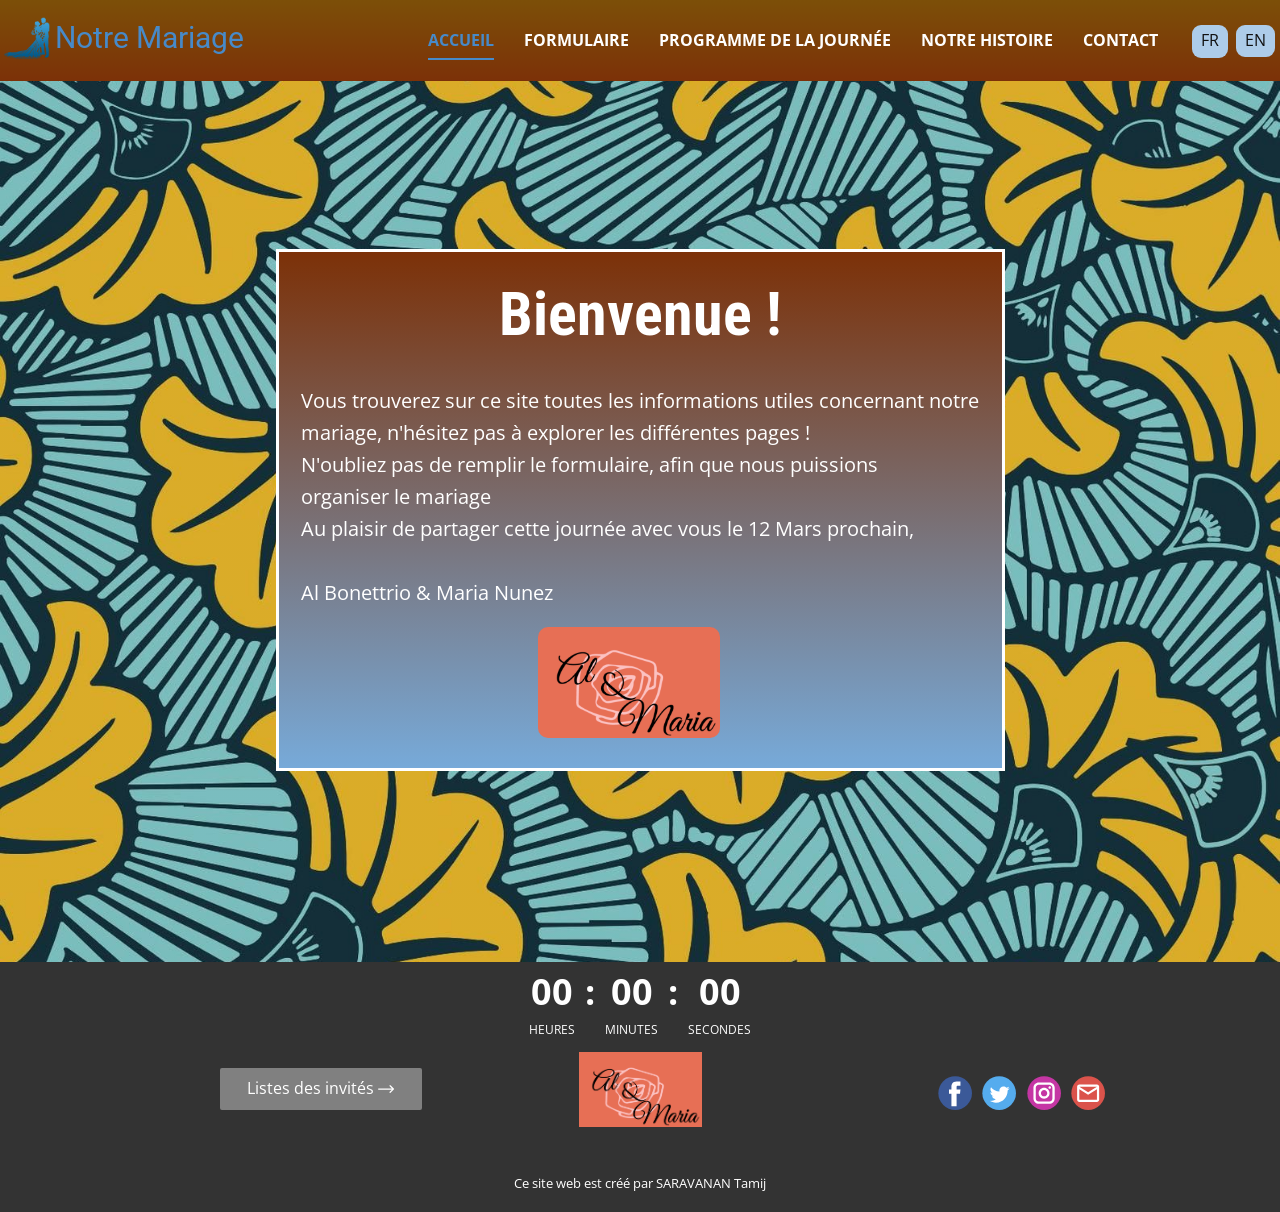
<file: Projet BUT_1/Semestre 1/SAE 1.05 - Recueil de besoins - SARAVANAN Tamij/index.html>
<!DOCTYPE html>
<html style="font-size: 16px;">
  <head>
    <meta name="viewport" content="width=device-width, initial-scale=1.0">
    <meta charset="utf-8">
    <meta name="keywords" content="Sample Headline">
    <meta name="description" content="">
    <meta name="page_type" content="np-template-header-footer-from-plugin">
    <title>Accueil </title>
    <link rel="stylesheet" href="page.css" media="screen">
<link rel="stylesheet" href="Accueil-.css" media="screen">
    <script class="u-script" type="text/javascript" src="jquery.js" defer=""></script>
    <script class="u-script" type="text/javascript" src="page.js" defer=""></script>
    <meta name="generator" content="Nicepage 4.3.0, nicepage.com">
    <link id="u-theme-google-font" rel="stylesheet" href="https://fonts.googleapis.com/css?family=Roboto:100,100i,300,300i,400,400i,500,500i,700,700i,900,900i|Open+Sans:300,300i,400,400i,600,600i,700,700i,800,800i">
    <link id="u-page-google-font" rel="stylesheet" href="https://fonts.googleapis.com/css?family=Roboto+Condensed:300,300i,400,400i,700,700i">
    
    
    <script type="application/ld+json">{
		"@context": "http://schema.org",
		"@type": "Organization",
		"name": "",
		"logo": "images/pngegg.png",
		"sameAs": [
				"https://facebook.com",
				"https://twitter.com",
				"https://instagram.com",
				"mailto:al&maria@gmail.com"
		]
}</script>
    <meta name="theme-color" content="#478ac9">
    <meta name="twitter:site" content="@">
    <meta name="twitter:card" content="summary_large_image">
    <meta name="twitter:title" content="Accueil ">
    <meta name="twitter:description" content="">
    <meta property="og:title" content="Accueil">
    <meta property="og:type" content="website">
  </head>
  <body data-home-page="Accueil-.html" data-home-page-title="Accueil " class="u-body"><header class="u-align-right u-clearfix u-gradient u-header u-valign-middle-lg u-header" id="sec-88ec"><div class="u-clearfix u-sheet u-sheet-1">
        <a href="Accueil-.html" data-page-id="793000663" class="u-image u-logo u-image-1" data-image-width="505" data-image-height="503" title="Accueil">
          <img src="images/pngegg.png" class="u-logo-image u-logo-image-1">
        </a>
        <h3 class="u-headline u-hidden-xs u-text u-text-palette-1-base u-text-1">
          <a href="Accueil-.html">Notre Mariage</a>
        </h3>
        <nav class="u-align-left u-menu u-menu-dropdown u-offcanvas u-menu-1" data-responsive-from="MD">
          <div class="menu-collapse" style="font-size: 0.75rem; letter-spacing: 0px; font-weight: 700; text-transform: uppercase;">
            <a class="u-button-style u-custom-active-border-color u-custom-border u-custom-border-color u-custom-borders u-custom-color u-custom-hover-border-color u-custom-left-right-menu-spacing u-custom-padding-bottom u-custom-text-active-color u-custom-text-color u-custom-text-hover-color u-custom-top-bottom-menu-spacing u-nav-link u-text-palette-1-light-3" href="#" style="font-size: calc(1em + 8px);">
              <svg class="u-svg-link" preserveAspectRatio="xMidYMin slice" viewBox="0 0 302 302" style=""><use xmlns:xlink="http://www.w3.org/1999/xlink" xlink:href="#svg-8a8f"></use></svg>
              <svg xmlns="http://www.w3.org/2000/svg" xmlns:xlink="http://www.w3.org/1999/xlink" version="1.1" id="svg-8a8f" x="0px" y="0px" viewBox="0 0 302 302" style="enable-background:new 0 0 302 302;" xml:space="preserve" class="u-svg-content"><g><rect y="36" width="302" height="30"></rect><rect y="236" width="302" height="30"></rect><rect y="136" width="302" height="30"></rect>
</g><g></g><g></g><g></g><g></g><g></g><g></g><g></g><g></g><g></g><g></g><g></g><g></g><g></g><g></g><g></g></svg>
              <span> Menu</span>
            </a>
          </div>
          <div class="u-custom-menu u-nav-container">
            <ul class="u-nav u-spacing-30 u-unstyled u-nav-1"><li class="u-nav-item"><a class="u-border-2 u-border-active-palette-1-base u-border-hover-palette-1-base u-border-no-left u-border-no-right u-border-no-top u-button-style u-nav-link u-text-active-palette-1-base u-text-body-alt-color u-text-hover-palette-4-base" href="Accueil-.html" style="padding: 10px 0px;">Accueil </a>
</li><li class="u-nav-item"><a class="u-border-2 u-border-active-palette-1-base u-border-hover-palette-1-base u-border-no-left u-border-no-right u-border-no-top u-button-style u-nav-link u-text-active-palette-1-base u-text-body-alt-color u-text-hover-palette-4-base" href="Formulaire.html" style="padding: 10px 0px;">Formulaire</a>
</li><li class="u-nav-item"><a class="u-border-2 u-border-active-palette-1-base u-border-hover-palette-1-base u-border-no-left u-border-no-right u-border-no-top u-button-style u-nav-link u-text-active-palette-1-base u-text-body-alt-color u-text-hover-palette-4-base" href="Programme.html" style="padding: 10px 0px;">Programme de la journée</a>
</li><li class="u-nav-item"><a class="u-border-2 u-border-active-palette-1-base u-border-hover-palette-1-base u-border-no-left u-border-no-right u-border-no-top u-button-style u-nav-link u-text-active-palette-1-base u-text-body-alt-color u-text-hover-palette-4-base" href="Notre-Histoire.html" style="padding: 10px 0px;">Notre Histoire</a>
</li><li class="u-nav-item"><a class="u-border-2 u-border-active-palette-1-base u-border-hover-palette-1-base u-border-no-left u-border-no-right u-border-no-top u-button-style u-nav-link u-text-active-palette-1-base u-text-body-alt-color u-text-hover-palette-4-base" href="Contact.html" style="padding: 10px 0px;">Contact</a>
</li></ul>
          </div>
          <div class="u-custom-menu u-nav-container-collapse">
            <div class="u-align-center u-container-style u-custom-color-2 u-inner-container-layout u-opacity u-opacity-90 u-sidenav">
              <div class="u-inner-container-layout u-sidenav-overflow">
                <div class="u-menu-close"></div>
                <ul class="u-align-center u-nav u-popupmenu-items u-text-active-palette-4-base u-text-hover-palette-2-base u-unstyled u-nav-2"><li class="u-nav-item"><a class="u-button-style u-nav-link" href="Accueil-.html" style="padding: 10px 0px;">Accueil </a>
</li><li class="u-nav-item"><a class="u-button-style u-nav-link" href="Formulaire.html" style="padding: 10px 0px;">Formulaire</a>
</li><li class="u-nav-item"><a class="u-button-style u-nav-link" href="Programme.html" style="padding: 10px 0px;">Programme de la journée</a>
</li><li class="u-nav-item"><a class="u-button-style u-nav-link" href="Notre-Histoire.html" style="padding: 10px 0px;">Notre Histoire</a>
</li><li class="u-nav-item"><a class="u-button-style u-nav-link" href="Contact.html" style="padding: 10px 0px;">Contact</a>
</li></ul>
              </div>
            </div>
            <div class="u-menu-overlay u-opacity u-opacity-70 u-white"></div>
          </div>
        </nav>
        <a href="Home.html" data-page-id="793000663" class="u-border-none u-btn u-btn-round u-button-style u-palette-1-light-2 u-radius-9 u-btn-1">EN</a>
        <a href="Accueil-.html" data-page-id="793000663" class="u-border-none u-btn u-btn-round u-button-style u-palette-1-light-2 u-radius-9 u-btn-2">FR</a>
      </div></header>
    <section class="u-align-center-md u-align-center-sm u-align-center-xs u-align-right-lg u-align-right-xl u-clearfix u-image u-shading u-section-1" id="carousel_f198" data-image-width="1588" data-image-height="1191">
      <div class="u-clearfix u-sheet u-valign-middle-lg u-valign-middle-md u-valign-middle-sm u-valign-middle-xs u-sheet-1">
        <div class="u-border-3 u-border-white u-container-style u-expanded-width-md u-expanded-width-sm u-expanded-width-xs u-gradient u-group u-shape-rectangle u-group-1">
          <div class="u-container-layout u-valign-bottom u-container-layout-1">
            <h2 class="u-align-center u-custom-font u-font-roboto-condensed u-text u-text-body-alt-color u-text-1"> Bienvenue !</h2>
            <p class="u-text u-text-body-alt-color u-text-default-lg u-text-default-md u-text-default-sm u-text-default-xl u-text-2"> Vous
trouverez sur ce site toutes les informations utiles concernant notre
mariage, n'hésitez pas à explorer les différentes pages !&nbsp;<br>N'oubliez pas de remplir le formulaire, afin que nous puissions organiser&nbsp;le mariage<br>Au
plaisir de partager cette journée avec vous le 12 Mars prochain, <br>
              <br>Al
Bonettrio &amp; Maria Nunez
            </p>
            <img class="u-image u-image-round u-radius-10 u-image-1" src="images/Capturedecran2021-12-29a18.46.27.png" alt="" data-image-width="1100" data-image-height="668">
          </div>
        </div>
      </div>
    </section>
    
    
    <footer class="u-clearfix u-footer u-grey-80" id="sec-cdf2"><div class="u-clearfix u-sheet u-sheet-1">
        <div class="u-countdown u-countdown-1" data-timer-id="fc0f" data-type="to-date" data-target-date="Sat, 12 Mar 2022 13:00:50 GMT" data-for="everyone" data-direction="down" data-time-left="750m" data-target-number="100" data-start-time="Fri Dec 31 2021 18:04:52 GMT+0100 (CET)" data-frequency="1s" data-after-count="none" data-redirect-url="https://">
          <div class="u-countdown-wrapper u-spacing-20">
            <div class="u-countdown-item u-countdown-years u-hidden u-spacing-10 u-countdown-item-1">
              <div class="u-countdown-counter u-countdown-counter-1"><div class="u-countdown-number">0</div><div class="u-countdown-number u-hidden">0</div></div>
              <div class="u-countdown-label u-countdown-label-1">Years</div>
            </div>
            <div class="u-countdown-separator u-hidden u-countdown-separator-1">:</div>
            <div class="u-countdown-days u-countdown-item u-spacing-10 u-countdown-item-2">
              <div class="u-countdown-counter u-countdown-counter-2"><div class="u-countdown-number">5</div><div class="u-countdown-number">1</div><div class="u-countdown-number u-hidden">0</div></div>
              <div class="u-countdown-label u-countdown-label-2">Jours</div>
            </div>
            <div class="u-countdown-separator u-countdown-separator-2">:</div>
            <div class="u-countdown-hours u-countdown-item u-spacing-10 u-countdown-item-3">
              <div class="u-countdown-counter u-countdown-counter-3"><div class="u-countdown-number">1</div><div class="u-countdown-number">9</div></div>
              <div class="u-countdown-label u-countdown-label-3">Heures</div>
            </div>
            <div class="u-countdown-separator u-countdown-separator-3">:</div>
            <div class="u-countdown-item u-countdown-minutes u-spacing-10 u-countdown-item-4">
              <div class="u-countdown-counter u-countdown-counter-4"><div class="u-countdown-number">0</div><div class="u-countdown-number">9</div></div>
              <div class="u-countdown-label u-countdown-label-4">Minutes</div>
            </div>
            <div class="u-countdown-separator u-countdown-separator-4">:</div>
            <div class="u-countdown-item u-countdown-seconds u-spacing-10 u-countdown-item-5">
              <div class="u-countdown-counter u-countdown-counter-5"><div class="u-countdown-number">3</div><div class="u-countdown-number">6</div></div>
              <div class="u-countdown-label u-countdown-label-5">Secondes</div>
            </div>
            <div class="u-countdown-separator u-hidden u-countdown-separator-5">:</div>
            <div class="u-countdown-item u-countdown-numbers u-hidden u-spacing-10 u-countdown-item-6">
              <div class="u-countdown-counter u-countdown-counter-6"><div class="u-countdown-number">0</div><div class="u-countdown-number">0</div></div>
              <div class="u-countdown-label u-countdown-label-6">Items</div>
            </div>
          </div>
          <div class="u-countdown-message u-hidden">
            <p>Sorry, the time is up.</p>
          </div>
        </div>
        <a href="Accueil-.html" data-page-id="793000663" class="u-image u-logo u-image-1" data-image-width="1100" data-image-height="668" title="Accueil">
          <img src="images/Capturedecran2021-12-29a18.46.27.png" class="u-logo-image u-logo-image-1">
        </a>
        <a href="liste.html" class="u-border-none u-btn u-btn-round u-button-style u-grey-50 u-hover-palette-1-base u-radius-2 u-btn-1">Listes des invités&nbsp;<span class="u-icon u-text-white"><svg class="u-svg-content" viewBox="0 0 512 512" x="0px" y="0px" style="width: 1em; height: 1em;"><path d="M506.134,241.843c-0.006-0.006-0.011-0.013-0.018-0.019l-104.504-104c-7.829-7.791-20.492-7.762-28.285,0.068 c-7.792,7.829-7.762,20.492,0.067,28.284L443.558,236H20c-11.046,0-20,8.954-20,20c0,11.046,8.954,20,20,20h423.557 l-70.162,69.824c-7.829,7.792-7.859,20.455-0.067,28.284c7.793,7.831,20.457,7.858,28.285,0.068l104.504-104 c0.006-.006,0.011-.013,0.018-.019C513.968,262.339,513.943,249.635,506.134,241.843z"></path></svg><img></span>
        </a>
        <div class="u-social-icons u-spacing-10 u-social-icons-1">
          <a class="u-social-url" title="facebook" target="_blank" href="https://facebook.com"><span class="u-icon u-social-facebook u-social-icon u-icon-2"><svg class="u-svg-link" preserveAspectRatio="xMidYMin slice" viewBox="0 0 112 112" style=""><use xmlns:xlink="http://www.w3.org/1999/xlink" xlink:href="#svg-a511"></use></svg><svg class="u-svg-content" viewBox="0 0 112 112" x="0" y="0" id="svg-a511"><circle fill="currentColor" cx="56.1" cy="56.1" r="55"></circle><path fill="#FFFFFF" d="M73.5,31.6h-9.1c-1.4,0-3.6,0.8-3.6,3.9v8.5h12.6L72,58.3H60.8v40.8H43.9V58.3h-8V43.9h8v-9.2
            c0-6.7,3.1-17,17-17h12.5v13.9H73.5z"></path></svg></span>
          </a>
          <a class="u-social-url" title="twitter" target="_blank" href="https://twitter.com"><span class="u-icon u-social-icon u-social-twitter u-icon-3"><svg class="u-svg-link" preserveAspectRatio="xMidYMin slice" viewBox="0 0 112 112" style=""><use xmlns:xlink="http://www.w3.org/1999/xlink" xlink:href="#svg-7c62"></use></svg><svg class="u-svg-content" viewBox="0 0 112 112" x="0" y="0" id="svg-7c62"><circle fill="currentColor" class="st0" cx="56.1" cy="56.1" r="55"></circle><path fill="#FFFFFF" d="M83.8,47.3c0,0.6,0,1.2,0,1.7c0,17.7-13.5,38.2-38.2,38.2C38,87.2,31,85,25,81.2c1,0.1,2.1,0.2,3.2,0.2
            c6.3,0,12.1-2.1,16.7-5.7c-5.9-0.1-10.8-4-12.5-9.3c0.8,0.2,1.7,0.2,2.5,0.2c1.2,0,2.4-0.2,3.5-0.5c-6.1-1.2-10.8-6.7-10.8-13.1
            c0-0.1,0-0.1,0-0.2c1.8,1,3.9,1.6,6.1,1.7c-3.6-2.4-6-6.5-6-11.2c0-2.5,0.7-4.8,1.8-6.7c6.6,8.1,16.5,13.5,27.6,14
            c-0.2-1-0.3-2-0.3-3.1c0-7.4,6-13.4,13.4-13.4c3.9,0,7.3,1.6,9.8,4.2c3.1-0.6,5.9-1.7,8.5-3.3c-1,3.1-3.1,5.8-5.9,7.4
            c2.7-0.3,5.3-1,7.7-2.1C88.7,43,86.4,45.4,83.8,47.3z"></path></svg></span>
          </a>
          <a class="u-social-url" title="instagram" target="_blank" href="https://instagram.com"><span class="u-icon u-social-icon u-social-instagram u-icon-4"><svg class="u-svg-link" preserveAspectRatio="xMidYMin slice" viewBox="0 0 112 112" style=""><use xmlns:xlink="http://www.w3.org/1999/xlink" xlink:href="#svg-802d"></use></svg><svg class="u-svg-content" viewBox="0 0 112 112" x="0" y="0" id="svg-802d"><circle fill="currentColor" cx="56.1" cy="56.1" r="55"></circle><path fill="#FFFFFF" d="M55.9,38.2c-9.9,0-17.9,8-17.9,17.9C38,66,46,74,55.9,74c9.9,0,17.9-8,17.9-17.9C73.8,46.2,65.8,38.2,55.9,38.2
            z M55.9,66.4c-5.7,0-10.3-4.6-10.3-10.3c-0.1-5.7,4.6-10.3,10.3-10.3c5.7,0,10.3,4.6,10.3,10.3C66.2,61.8,61.6,66.4,55.9,66.4z"></path><path fill="#FFFFFF" d="M74.3,33.5c-2.3,0-4.2,1.9-4.2,4.2s1.9,4.2,4.2,4.2s4.2-1.9,4.2-4.2S76.6,33.5,74.3,33.5z"></path><path fill="#FFFFFF" d="M73.1,21.3H38.6c-9.7,0-17.5,7.9-17.5,17.5v34.5c0,9.7,7.9,17.6,17.5,17.6h34.5c9.7,0,17.5-7.9,17.5-17.5V38.8
            C90.6,29.1,82.7,21.3,73.1,21.3z M83,73.3c0,5.5-4.5,9.9-9.9,9.9H38.6c-5.5,0-9.9-4.5-9.9-9.9V38.8c0-5.5,4.5-9.9,9.9-9.9h34.5
            c5.5,0,9.9,4.5,9.9,9.9V73.3z"></path></svg></span>
          </a>
          <a class="u-social-url" target="_blank" data-type="Email" title="Email" href="mailto:al&amp;maria@gmail.com"><span class="u-icon u-social-email u-social-icon u-icon-5"><svg class="u-svg-link" preserveAspectRatio="xMidYMin slice" viewBox="0 0 112 112" style=""><use xmlns:xlink="http://www.w3.org/1999/xlink" xlink:href="#svg-6f9b"></use></svg><svg class="u-svg-content" viewBox="0 0 112 112" x="0" y="0" id="svg-6f9b"><circle fill="currentColor" cx="56.1" cy="56.1" r="55"></circle><path id="path3864" fill="#FFFFFF" d="M27.2,28h57.6c4,0,7.2,3.2,7.2,7.2l0,0v42.7c0,3.9-3.2,7.2-7.2,7.2l0,0H27.2
	c-4,0-7.2-3.2-7.2-7.2V35.2C20,31.1,23.2,28,27.2,28 M56,52.9l28.8-17.8H27.2L56,52.9 M27.2,77.7h57.6V43.5L56,61.3L27.2,43.5V77.7z
	"></path></svg></span>
          </a>
        </div>
      </div></footer>
        <section class="u-backlink u-clearfix u-grey-80">
        <span>Ce site web est créé par SARAVANAN Tamij</span>
    </section>
  </body>
</html>
</file>
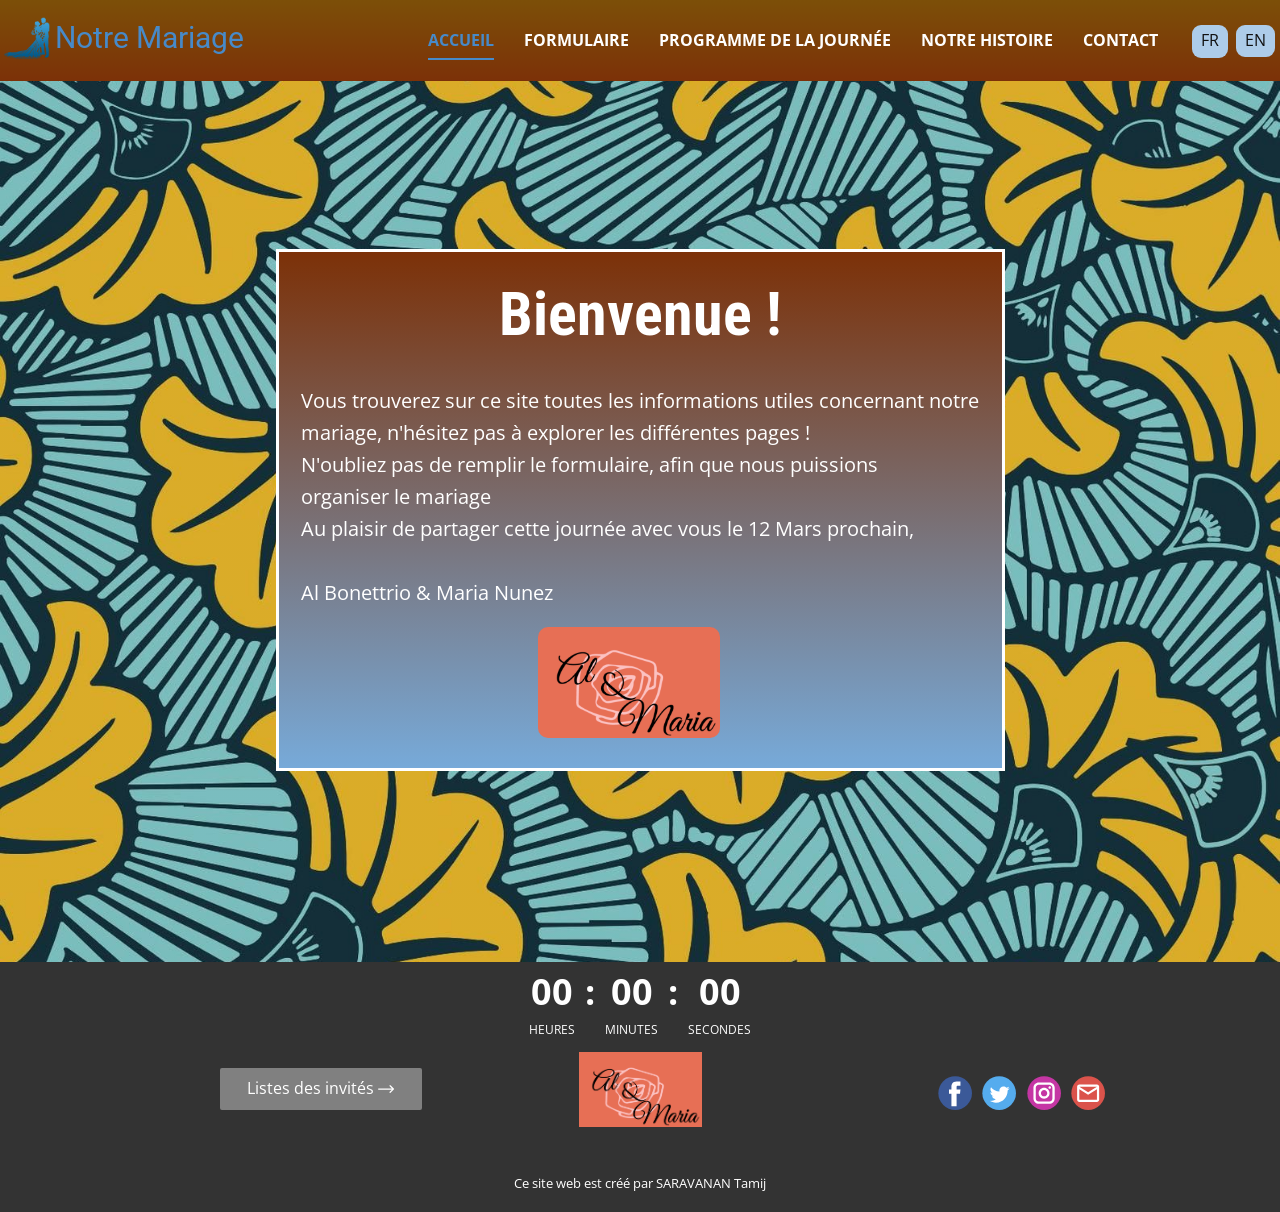
<file: Projet BUT_1/Semestre 1/SAE 1.05 - Recueil de besoins - SARAVANAN Tamij/Accueil-.html>
<!DOCTYPE html>
<html style="font-size: 16px;">
  <head>
    <meta name="viewport" content="width=device-width, initial-scale=1.0">
    <meta charset="utf-8">
    <meta name="keywords" content="Sample Headline">
    <meta name="description" content="">
    <meta name="page_type" content="np-template-header-footer-from-plugin">
    <title>Accueil </title>
    <link rel="stylesheet" href="page.css" media="screen">
<link rel="stylesheet" href="Accueil-.css" media="screen">
    <script class="u-script" type="text/javascript" src="jquery.js" defer=""></script>
    <script class="u-script" type="text/javascript" src="page.js" defer=""></script>
    <meta name="generator" content="Nicepage 4.3.0, nicepage.com">
    <link id="u-theme-google-font" rel="stylesheet" href="https://fonts.googleapis.com/css?family=Roboto:100,100i,300,300i,400,400i,500,500i,700,700i,900,900i|Open+Sans:300,300i,400,400i,600,600i,700,700i,800,800i">
    <link id="u-page-google-font" rel="stylesheet" href="https://fonts.googleapis.com/css?family=Roboto+Condensed:300,300i,400,400i,700,700i">
    
    
    <script type="application/ld+json">{
		"@context": "http://schema.org",
		"@type": "Organization",
		"name": "",
		"logo": "images/pngegg.png",
		"sameAs": [
				"https://facebook.com",
				"https://twitter.com",
				"https://instagram.com",
				"mailto:al&maria@gmail.com"
		]
}</script>
    <meta name="theme-color" content="#478ac9">
    <meta name="twitter:site" content="@">
    <meta name="twitter:card" content="summary_large_image">
    <meta name="twitter:title" content="Accueil ">
    <meta name="twitter:description" content="">
    <meta property="og:title" content="Accueil">
    <meta property="og:type" content="website">
  </head>
  <body class="u-body"><header class="u-align-right u-clearfix u-gradient u-header u-valign-middle-lg u-header" id="sec-88ec"><div class="u-clearfix u-sheet u-sheet-1">
        <a href="Accueil-.html" data-page-id="793000663" class="u-image u-logo u-image-1" data-image-width="505" data-image-height="503" title="Accueil">
          <img src="images/pngegg.png" class="u-logo-image u-logo-image-1">
        </a>
        <h3 class="u-headline u-hidden-xs u-text u-text-palette-1-base u-text-1">
          <a href="Accueil-.html">Notre Mariage</a>
        </h3>
        <nav class="u-align-left u-menu u-menu-dropdown u-offcanvas u-menu-1" data-responsive-from="MD">
          <div class="menu-collapse" style="font-size: 0.75rem; letter-spacing: 0px; font-weight: 700; text-transform: uppercase;">
            <a class="u-button-style u-custom-active-border-color u-custom-border u-custom-border-color u-custom-borders u-custom-color u-custom-hover-border-color u-custom-left-right-menu-spacing u-custom-padding-bottom u-custom-text-active-color u-custom-text-color u-custom-text-hover-color u-custom-top-bottom-menu-spacing u-nav-link u-text-palette-1-light-3" href="#" style="font-size: calc(1em + 8px);">
              <svg class="u-svg-link" preserveAspectRatio="xMidYMin slice" viewBox="0 0 302 302" style=""><use xmlns:xlink="http://www.w3.org/1999/xlink" xlink:href="#svg-8a8f"></use></svg>
              <svg xmlns="http://www.w3.org/2000/svg" xmlns:xlink="http://www.w3.org/1999/xlink" version="1.1" id="svg-8a8f" x="0px" y="0px" viewBox="0 0 302 302" style="enable-background:new 0 0 302 302;" xml:space="preserve" class="u-svg-content"><g><rect y="36" width="302" height="30"></rect><rect y="236" width="302" height="30"></rect><rect y="136" width="302" height="30"></rect>
</g><g></g><g></g><g></g><g></g><g></g><g></g><g></g><g></g><g></g><g></g><g></g><g></g><g></g><g></g><g></g></svg>
              <span> Menu</span>
            </a>
          </div>
          <div class="u-custom-menu u-nav-container">
            <ul class="u-nav u-spacing-30 u-unstyled u-nav-1"><li class="u-nav-item"><a class="u-border-2 u-border-active-palette-1-base u-border-hover-palette-1-base u-border-no-left u-border-no-right u-border-no-top u-button-style u-nav-link u-text-active-palette-1-base u-text-body-alt-color u-text-hover-palette-4-base" href="Accueil-.html" style="padding: 10px 0px;">Accueil </a>
</li><li class="u-nav-item"><a class="u-border-2 u-border-active-palette-1-base u-border-hover-palette-1-base u-border-no-left u-border-no-right u-border-no-top u-button-style u-nav-link u-text-active-palette-1-base u-text-body-alt-color u-text-hover-palette-4-base" href="Formulaire.html" style="padding: 10px 0px;">Formulaire</a>
</li><li class="u-nav-item"><a class="u-border-2 u-border-active-palette-1-base u-border-hover-palette-1-base u-border-no-left u-border-no-right u-border-no-top u-button-style u-nav-link u-text-active-palette-1-base u-text-body-alt-color u-text-hover-palette-4-base" href="Programme.html" style="padding: 10px 0px;">Programme de la journée</a>
</li><li class="u-nav-item"><a class="u-border-2 u-border-active-palette-1-base u-border-hover-palette-1-base u-border-no-left u-border-no-right u-border-no-top u-button-style u-nav-link u-text-active-palette-1-base u-text-body-alt-color u-text-hover-palette-4-base" href="Notre-Histoire.html" style="padding: 10px 0px;">Notre Histoire</a>
</li><li class="u-nav-item"><a class="u-border-2 u-border-active-palette-1-base u-border-hover-palette-1-base u-border-no-left u-border-no-right u-border-no-top u-button-style u-nav-link u-text-active-palette-1-base u-text-body-alt-color u-text-hover-palette-4-base" href="Contact.html" style="padding: 10px 0px;">Contact</a>
</li></ul>
          </div>
          <div class="u-custom-menu u-nav-container-collapse">
            <div class="u-align-center u-container-style u-custom-color-2 u-inner-container-layout u-opacity u-opacity-90 u-sidenav">
              <div class="u-inner-container-layout u-sidenav-overflow">
                <div class="u-menu-close"></div>
                <ul class="u-align-center u-nav u-popupmenu-items u-text-active-palette-4-base u-text-hover-palette-2-base u-unstyled u-nav-2"><li class="u-nav-item"><a class="u-button-style u-nav-link" href="Accueil-.html" style="padding: 10px 0px;">Accueil </a>
</li><li class="u-nav-item"><a class="u-button-style u-nav-link" href="Formulaire.html" style="padding: 10px 0px;">Formulaire</a>
</li><li class="u-nav-item"><a class="u-button-style u-nav-link" href="Programme.html" style="padding: 10px 0px;">Programme de la journée</a>
</li><li class="u-nav-item"><a class="u-button-style u-nav-link" href="Notre-Histoire.html" style="padding: 10px 0px;">Notre Histoire</a>
</li><li class="u-nav-item"><a class="u-button-style u-nav-link" href="Contact.html" style="padding: 10px 0px;">Contact</a>
</li></ul>
              </div>
            </div>
            <div class="u-menu-overlay u-opacity u-opacity-70 u-white"></div>
          </div>
        </nav>
        <a href="Home.html" data-page-id="793000663" class="u-border-none u-btn u-btn-round u-button-style u-palette-1-light-2 u-radius-9 u-btn-1">EN</a>
        <a href="Accueil-.html" data-page-id="793000663" class="u-border-none u-btn u-btn-round u-button-style u-palette-1-light-2 u-radius-9 u-btn-2">FR</a>
      </div></header>
    <section class="u-align-center-md u-align-center-sm u-align-center-xs u-align-right-lg u-align-right-xl u-clearfix u-image u-shading u-section-1" id="carousel_f198" data-image-width="1588" data-image-height="1191">
      <div class="u-clearfix u-sheet u-valign-middle-lg u-valign-middle-md u-valign-middle-sm u-valign-middle-xs u-sheet-1">
        <div class="u-border-3 u-border-white u-container-style u-expanded-width-md u-expanded-width-sm u-expanded-width-xs u-gradient u-group u-shape-rectangle u-group-1">
          <div class="u-container-layout u-valign-bottom u-container-layout-1">
            <h2 class="u-align-center u-custom-font u-font-roboto-condensed u-text u-text-body-alt-color u-text-1"> Bienvenue !</h2>
            <p class="u-text u-text-body-alt-color u-text-default-lg u-text-default-md u-text-default-sm u-text-default-xl u-text-2"> Vous
trouverez sur ce site toutes les informations utiles concernant notre
mariage, n'hésitez pas à explorer les différentes pages !&nbsp;<br>N'oubliez pas de remplir le formulaire, afin que nous puissions organiser&nbsp;le mariage<br>Au
plaisir de partager cette journée avec vous le 12 Mars prochain, <br>
              <br>Al
Bonettrio &amp; Maria Nunez
            </p>
            <img class="u-image u-image-round u-radius-10 u-image-1" src="images/Capturedecran2021-12-29a18.46.27.png" alt="" data-image-width="1100" data-image-height="668">
          </div>
        </div>
      </div>
    </section>
    
    
    <footer class="u-clearfix u-footer u-grey-80" id="sec-cdf2"><div class="u-clearfix u-sheet u-sheet-1">
        <div class="u-countdown u-countdown-1" data-timer-id="fc0f" data-type="to-date" data-target-date="Sat, 12 Mar 2022 13:00:50 GMT" data-for="everyone" data-direction="down" data-time-left="750m" data-target-number="100" data-start-time="Fri Dec 31 2021 18:04:52 GMT+0100 (CET)" data-frequency="1s" data-after-count="none" data-redirect-url="https://">
          <div class="u-countdown-wrapper u-spacing-20">
            <div class="u-countdown-item u-countdown-years u-hidden u-spacing-10 u-countdown-item-1">
              <div class="u-countdown-counter u-countdown-counter-1"><div class="u-countdown-number">0</div><div class="u-countdown-number u-hidden">0</div></div>
              <div class="u-countdown-label u-countdown-label-1">Years</div>
            </div>
            <div class="u-countdown-separator u-hidden u-countdown-separator-1">:</div>
            <div class="u-countdown-days u-countdown-item u-spacing-10 u-countdown-item-2">
              <div class="u-countdown-counter u-countdown-counter-2"><div class="u-countdown-number">5</div><div class="u-countdown-number">1</div><div class="u-countdown-number u-hidden">0</div></div>
              <div class="u-countdown-label u-countdown-label-2">Jours</div>
            </div>
            <div class="u-countdown-separator u-countdown-separator-2">:</div>
            <div class="u-countdown-hours u-countdown-item u-spacing-10 u-countdown-item-3">
              <div class="u-countdown-counter u-countdown-counter-3"><div class="u-countdown-number">1</div><div class="u-countdown-number">9</div></div>
              <div class="u-countdown-label u-countdown-label-3">Heures</div>
            </div>
            <div class="u-countdown-separator u-countdown-separator-3">:</div>
            <div class="u-countdown-item u-countdown-minutes u-spacing-10 u-countdown-item-4">
              <div class="u-countdown-counter u-countdown-counter-4"><div class="u-countdown-number">0</div><div class="u-countdown-number">9</div></div>
              <div class="u-countdown-label u-countdown-label-4">Minutes</div>
            </div>
            <div class="u-countdown-separator u-countdown-separator-4">:</div>
            <div class="u-countdown-item u-countdown-seconds u-spacing-10 u-countdown-item-5">
              <div class="u-countdown-counter u-countdown-counter-5"><div class="u-countdown-number">3</div><div class="u-countdown-number">6</div></div>
              <div class="u-countdown-label u-countdown-label-5">Secondes</div>
            </div>
            <div class="u-countdown-separator u-hidden u-countdown-separator-5">:</div>
            <div class="u-countdown-item u-countdown-numbers u-hidden u-spacing-10 u-countdown-item-6">
              <div class="u-countdown-counter u-countdown-counter-6"><div class="u-countdown-number">0</div><div class="u-countdown-number">0</div></div>
              <div class="u-countdown-label u-countdown-label-6">Items</div>
            </div>
          </div>
          <div class="u-countdown-message u-hidden">
            <p>Sorry, the time is up.</p>
          </div>
        </div>
        <a href="Accueil-.html" data-page-id="793000663" class="u-image u-logo u-image-1" data-image-width="1100" data-image-height="668" title="Accueil">
          <img src="images/Capturedecran2021-12-29a18.46.27.png" class="u-logo-image u-logo-image-1">
        </a>
        <a href="liste.html" class="u-border-none u-btn u-btn-round u-button-style u-grey-50 u-hover-palette-1-base u-radius-2 u-btn-1">Listes des invités&nbsp;<span class="u-icon u-text-white"><svg class="u-svg-content" viewBox="0 0 512 512" x="0px" y="0px" style="width: 1em; height: 1em;"><path d="M506.134,241.843c-0.006-0.006-0.011-0.013-0.018-0.019l-104.504-104c-7.829-7.791-20.492-7.762-28.285,0.068 c-7.792,7.829-7.762,20.492,0.067,28.284L443.558,236H20c-11.046,0-20,8.954-20,20c0,11.046,8.954,20,20,20h423.557 l-70.162,69.824c-7.829,7.792-7.859,20.455-0.067,28.284c7.793,7.831,20.457,7.858,28.285,0.068l104.504-104 c0.006-.006,0.011-.013,0.018-.019C513.968,262.339,513.943,249.635,506.134,241.843z"></path></svg><img></span>
        </a>
        <div class="u-social-icons u-spacing-10 u-social-icons-1">
          <a class="u-social-url" title="facebook" target="_blank" href="https://facebook.com"><span class="u-icon u-social-facebook u-social-icon u-icon-2"><svg class="u-svg-link" preserveAspectRatio="xMidYMin slice" viewBox="0 0 112 112" style=""><use xmlns:xlink="http://www.w3.org/1999/xlink" xlink:href="#svg-a511"></use></svg><svg class="u-svg-content" viewBox="0 0 112 112" x="0" y="0" id="svg-a511"><circle fill="currentColor" cx="56.1" cy="56.1" r="55"></circle><path fill="#FFFFFF" d="M73.5,31.6h-9.1c-1.4,0-3.6,0.8-3.6,3.9v8.5h12.6L72,58.3H60.8v40.8H43.9V58.3h-8V43.9h8v-9.2
            c0-6.7,3.1-17,17-17h12.5v13.9H73.5z"></path></svg></span>
          </a>
          <a class="u-social-url" title="twitter" target="_blank" href="https://twitter.com"><span class="u-icon u-social-icon u-social-twitter u-icon-3"><svg class="u-svg-link" preserveAspectRatio="xMidYMin slice" viewBox="0 0 112 112" style=""><use xmlns:xlink="http://www.w3.org/1999/xlink" xlink:href="#svg-7c62"></use></svg><svg class="u-svg-content" viewBox="0 0 112 112" x="0" y="0" id="svg-7c62"><circle fill="currentColor" class="st0" cx="56.1" cy="56.1" r="55"></circle><path fill="#FFFFFF" d="M83.8,47.3c0,0.6,0,1.2,0,1.7c0,17.7-13.5,38.2-38.2,38.2C38,87.2,31,85,25,81.2c1,0.1,2.1,0.2,3.2,0.2
            c6.3,0,12.1-2.1,16.7-5.7c-5.9-0.1-10.8-4-12.5-9.3c0.8,0.2,1.7,0.2,2.5,0.2c1.2,0,2.4-0.2,3.5-0.5c-6.1-1.2-10.8-6.7-10.8-13.1
            c0-0.1,0-0.1,0-0.2c1.8,1,3.9,1.6,6.1,1.7c-3.6-2.4-6-6.5-6-11.2c0-2.5,0.7-4.8,1.8-6.7c6.6,8.1,16.5,13.5,27.6,14
            c-0.2-1-0.3-2-0.3-3.1c0-7.4,6-13.4,13.4-13.4c3.9,0,7.3,1.6,9.8,4.2c3.1-0.6,5.9-1.7,8.5-3.3c-1,3.1-3.1,5.8-5.9,7.4
            c2.7-0.3,5.3-1,7.7-2.1C88.7,43,86.4,45.4,83.8,47.3z"></path></svg></span>
          </a>
          <a class="u-social-url" title="instagram" target="_blank" href="https://instagram.com"><span class="u-icon u-social-icon u-social-instagram u-icon-4"><svg class="u-svg-link" preserveAspectRatio="xMidYMin slice" viewBox="0 0 112 112" style=""><use xmlns:xlink="http://www.w3.org/1999/xlink" xlink:href="#svg-802d"></use></svg><svg class="u-svg-content" viewBox="0 0 112 112" x="0" y="0" id="svg-802d"><circle fill="currentColor" cx="56.1" cy="56.1" r="55"></circle><path fill="#FFFFFF" d="M55.9,38.2c-9.9,0-17.9,8-17.9,17.9C38,66,46,74,55.9,74c9.9,0,17.9-8,17.9-17.9C73.8,46.2,65.8,38.2,55.9,38.2
            z M55.9,66.4c-5.7,0-10.3-4.6-10.3-10.3c-0.1-5.7,4.6-10.3,10.3-10.3c5.7,0,10.3,4.6,10.3,10.3C66.2,61.8,61.6,66.4,55.9,66.4z"></path><path fill="#FFFFFF" d="M74.3,33.5c-2.3,0-4.2,1.9-4.2,4.2s1.9,4.2,4.2,4.2s4.2-1.9,4.2-4.2S76.6,33.5,74.3,33.5z"></path><path fill="#FFFFFF" d="M73.1,21.3H38.6c-9.7,0-17.5,7.9-17.5,17.5v34.5c0,9.7,7.9,17.6,17.5,17.6h34.5c9.7,0,17.5-7.9,17.5-17.5V38.8
            C90.6,29.1,82.7,21.3,73.1,21.3z M83,73.3c0,5.5-4.5,9.9-9.9,9.9H38.6c-5.5,0-9.9-4.5-9.9-9.9V38.8c0-5.5,4.5-9.9,9.9-9.9h34.5
            c5.5,0,9.9,4.5,9.9,9.9V73.3z"></path></svg></span>
          </a>
          <a class="u-social-url" target="_blank" data-type="Email" title="Email" href="mailto:al&amp;maria@gmail.com"><span class="u-icon u-social-email u-social-icon u-icon-5"><svg class="u-svg-link" preserveAspectRatio="xMidYMin slice" viewBox="0 0 112 112" style=""><use xmlns:xlink="http://www.w3.org/1999/xlink" xlink:href="#svg-6f9b"></use></svg><svg class="u-svg-content" viewBox="0 0 112 112" x="0" y="0" id="svg-6f9b"><circle fill="currentColor" cx="56.1" cy="56.1" r="55"></circle><path id="path3864" fill="#FFFFFF" d="M27.2,28h57.6c4,0,7.2,3.2,7.2,7.2l0,0v42.7c0,3.9-3.2,7.2-7.2,7.2l0,0H27.2
	c-4,0-7.2-3.2-7.2-7.2V35.2C20,31.1,23.2,28,27.2,28 M56,52.9l28.8-17.8H27.2L56,52.9 M27.2,77.7h57.6V43.5L56,61.3L27.2,43.5V77.7z
	"></path></svg></span>
          </a>
        </div>
      </div></footer>
       <section class="u-backlink u-clearfix u-grey-80">
        <span>Ce site web est créé par SARAVANAN Tamij</span>
    </section>
  </body>
</html>
</file>
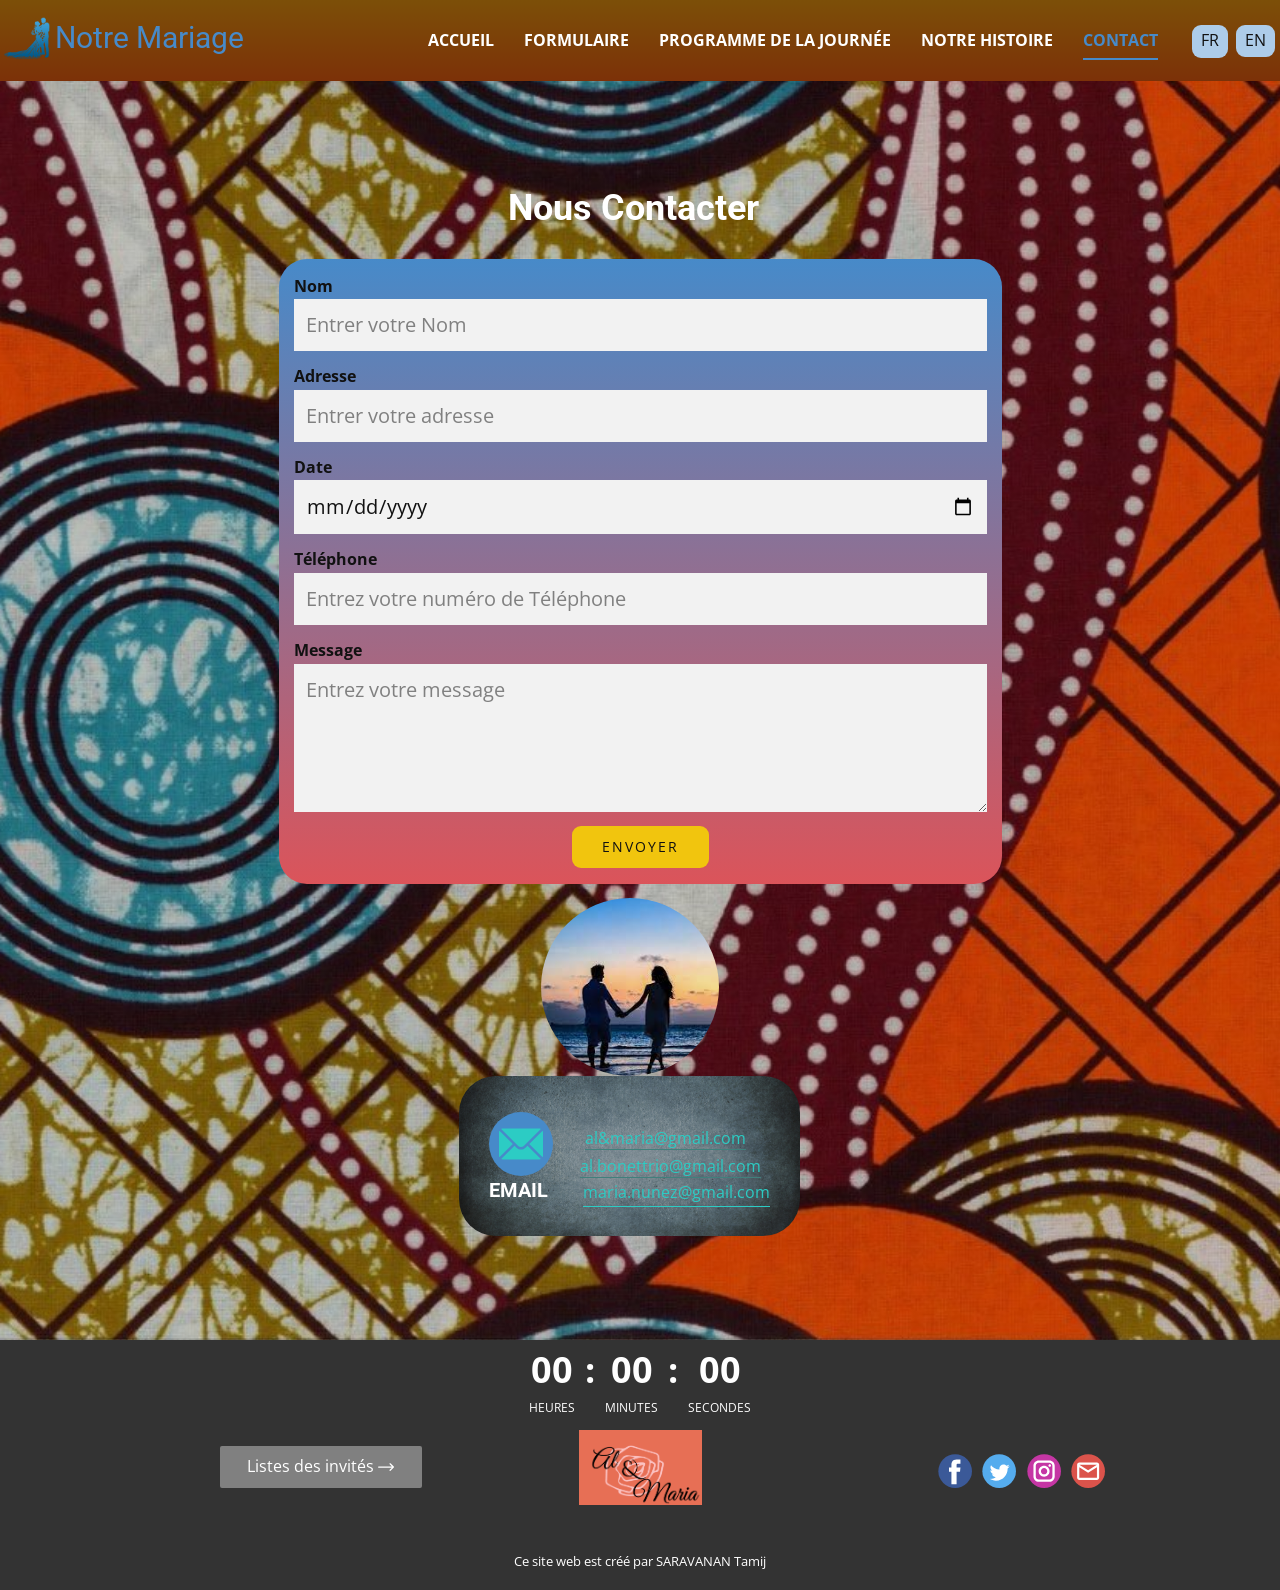
<file: Projet BUT_1/Semestre 1/SAE 1.05 - Recueil de besoins - SARAVANAN Tamij/Contact.html>
<!DOCTYPE html>
<html style="font-size: 16px;">
  <head>
    <meta name="viewport" content="width=device-width, initial-scale=1.0">
    <meta charset="utf-8">
    <meta name="keywords" content="Contact Us">
    <meta name="description" content="">
    <meta name="page_type" content="np-template-header-footer-from-plugin">
    <title>Contact</title>
    <link rel="stylesheet" href="page.css" media="screen">
<link rel="stylesheet" href="Contact.css" media="screen">
    <script class="u-script" type="text/javascript" src="jquery.js" defer=""></script>
    <script class="u-script" type="text/javascript" src="page.js" defer=""></script>
    <meta name="generator" content="Nicepage 4.3.0, nicepage.com">
    <link id="u-theme-google-font" rel="stylesheet" href="https://fonts.googleapis.com/css?family=Roboto:100,100i,300,300i,400,400i,500,500i,700,700i,900,900i|Open+Sans:300,300i,400,400i,600,600i,700,700i,800,800i">
    
    
    <script type="application/ld+json">{
		"@context": "http://schema.org",
		"@type": "Organization",
		"name": "",
		"logo": "images/pngegg.png",
		"sameAs": [
				"https://facebook.com",
				"https://twitter.com",
				"https://instagram.com",
				"mailto:al&maria@gmail.com"
		]
}</script>
    <meta name="theme-color" content="#478ac9">
    <meta name="twitter:site" content="@">
    <meta name="twitter:card" content="summary_large_image">
    <meta name="twitter:title" content="Contact">
    <meta name="twitter:description" content="">
    <meta property="og:title" content="Contact">
    <meta property="og:type" content="website">
  </head>
  <body class="u-body"><header class="u-align-right u-clearfix u-gradient u-header u-valign-middle-lg u-header" id="sec-88ec"><div class="u-clearfix u-sheet u-sheet-1">
        <a href="Accueil-.html" data-page-id="793000663" class="u-image u-logo u-image-1" data-image-width="505" data-image-height="503" title="Accueil">
          <img src="images/pngegg.png" class="u-logo-image u-logo-image-1">
        </a>
        <h3 class="u-headline u-hidden-xs u-text u-text-palette-1-base u-text-1">
          <a href="Accueil-.html">Notre Mariage</a>
        </h3>
        <nav class="u-align-left u-menu u-menu-dropdown u-offcanvas u-menu-1" data-responsive-from="MD">
          <div class="menu-collapse" style="font-size: 0.75rem; letter-spacing: 0px; font-weight: 700; text-transform: uppercase;">
            <a class="u-button-style u-custom-active-border-color u-custom-border u-custom-border-color u-custom-borders u-custom-color u-custom-hover-border-color u-custom-left-right-menu-spacing u-custom-padding-bottom u-custom-text-active-color u-custom-text-color u-custom-text-hover-color u-custom-top-bottom-menu-spacing u-nav-link u-text-palette-1-light-3" href="#" style="font-size: calc(1em + 8px);">
              <svg class="u-svg-link" preserveAspectRatio="xMidYMin slice" viewBox="0 0 302 302" style=""><use xmlns:xlink="http://www.w3.org/1999/xlink" xlink:href="#svg-8a8f"></use></svg>
              <svg xmlns="http://www.w3.org/2000/svg" xmlns:xlink="http://www.w3.org/1999/xlink" version="1.1" id="svg-8a8f" x="0px" y="0px" viewBox="0 0 302 302" style="enable-background:new 0 0 302 302;" xml:space="preserve" class="u-svg-content"><g><rect y="36" width="302" height="30"></rect><rect y="236" width="302" height="30"></rect><rect y="136" width="302" height="30"></rect>
</g><g></g><g></g><g></g><g></g><g></g><g></g><g></g><g></g><g></g><g></g><g></g><g></g><g></g><g></g><g></g></svg>
              <span> Menu</span>
            </a>
          </div>
          <div class="u-custom-menu u-nav-container">
            <ul class="u-nav u-spacing-30 u-unstyled u-nav-1"><li class="u-nav-item"><a class="u-border-2 u-border-active-palette-1-base u-border-hover-palette-1-base u-border-no-left u-border-no-right u-border-no-top u-button-style u-nav-link u-text-active-palette-1-base u-text-body-alt-color u-text-hover-palette-4-base" href="Accueil-.html" style="padding: 10px 0px;">Accueil </a>
</li><li class="u-nav-item"><a class="u-border-2 u-border-active-palette-1-base u-border-hover-palette-1-base u-border-no-left u-border-no-right u-border-no-top u-button-style u-nav-link u-text-active-palette-1-base u-text-body-alt-color u-text-hover-palette-4-base" href="Formulaire.html" style="padding: 10px 0px;">Formulaire</a>
</li><li class="u-nav-item"><a class="u-border-2 u-border-active-palette-1-base u-border-hover-palette-1-base u-border-no-left u-border-no-right u-border-no-top u-button-style u-nav-link u-text-active-palette-1-base u-text-body-alt-color u-text-hover-palette-4-base" href="Programme.html" style="padding: 10px 0px;">Programme de la journée</a>
</li><li class="u-nav-item"><a class="u-border-2 u-border-active-palette-1-base u-border-hover-palette-1-base u-border-no-left u-border-no-right u-border-no-top u-button-style u-nav-link u-text-active-palette-1-base u-text-body-alt-color u-text-hover-palette-4-base" href="Notre-Histoire.html" style="padding: 10px 0px;">Notre Histoire</a>
</li><li class="u-nav-item"><a class="u-border-2 u-border-active-palette-1-base u-border-hover-palette-1-base u-border-no-left u-border-no-right u-border-no-top u-button-style u-nav-link u-text-active-palette-1-base u-text-body-alt-color u-text-hover-palette-4-base" href="Contact.html" style="padding: 10px 0px;">Contact</a>
</li></ul>
          </div>
          <div class="u-custom-menu u-nav-container-collapse">
            <div class="u-align-center u-container-style u-custom-color-2 u-inner-container-layout u-opacity u-opacity-90 u-sidenav">
              <div class="u-inner-container-layout u-sidenav-overflow">
                <div class="u-menu-close"></div>
                <ul class="u-align-center u-nav u-popupmenu-items u-text-active-palette-4-base u-text-hover-palette-2-base u-unstyled u-nav-2"><li class="u-nav-item"><a class="u-button-style u-nav-link" href="Accueil-.html" style="padding: 10px 0px;">Accueil </a>
</li><li class="u-nav-item"><a class="u-button-style u-nav-link" href="Formulaire.html" style="padding: 10px 0px;">Formulaire</a>
</li><li class="u-nav-item"><a class="u-button-style u-nav-link" href="Programme.html" style="padding: 10px 0px;">Programme de la journée</a>
</li><li class="u-nav-item"><a class="u-button-style u-nav-link" href="Notre-Histoire.html" style="padding: 10px 0px;">Notre Histoire</a>
</li><li class="u-nav-item"><a class="u-button-style u-nav-link" href="Contact.html" style="padding: 10px 0px;">Contact</a>
</li></ul>
              </div>
            </div>
            <div class="u-menu-overlay u-opacity u-opacity-70 u-white"></div>
          </div>
        </nav>
        <a href="ContactEn.html" data-page-id="793000663" class="u-border-none u-btn u-btn-round u-button-style u-palette-1-light-2 u-radius-9 u-btn-1">EN</a>
        <a href="Contact.html" data-page-id="793000663" class="u-border-none u-btn u-btn-round u-button-style u-palette-1-light-2 u-radius-9 u-btn-2">FR</a>
      </div></header>
    <section class="u-align-center u-clearfix u-image u-shading u-section-1" src="" data-image-width="1920" data-image-height="1080" id="sec-c72f">
      <div class="u-align-left u-clearfix u-sheet u-sheet-1">
        <h2 class="u-text u-text-1">Nous Contacter</h2>
        <div class="u-form u-gradient u-radius-28 u-form-1">
          <form action="#" method="POST" class="u-clearfix u-form-spacing-13 u-form-vertical u-inner-form" style="padding: 15px;" source="contact7" name="form">
            <div class="u-form-group u-form-name">
              <label for="name-f18c" class="u-label u-label-1">Nom</label>
              <input type="text" placeholder="Entrer votre Nom" id="name-f18c" name="name" class="u-grey-5 u-input u-input-rectangle u-input-1" required="">
            </div>
            <div class="u-form-email u-form-group">
              <label for="email-f18c" class="u-label u-label-2">Adresse</label>
              <input type="email" placeholder="Entrer votre adresse" id="email-f18c" name="email" class="u-grey-5 u-input u-input-rectangle u-input-2" required="">
            </div>
            <div class="u-form-date u-form-group u-form-group-3">
              <label for="date-33f9" class="u-label u-label-3">Date</label>
              <input type="date" placeholder="" id="date-33f9" name="date" class="u-grey-5 u-input u-input-rectangle u-input-3" required="">
            </div>
            <div class="u-form-group u-form-phone u-form-group-4">
              <label for="phone-cbff" class="u-label u-label-4" wfd-invisible="true">Téléphone</label>
              <input type="tel" pattern="\+?\d{0,2}[\s\(\-]?([0-9]{3})[\s\)\-]?([\s\-]?)([0-9]{3})[\s\-]?([0-9]{2})[\s\-]?([0-9]{2})" placeholder="Entrez votre numéro de Téléphone" id="phone-cbff" name="phone оо" class="u-grey-5 u-input u-input-rectangle u-input-4" required="">
            </div>
            <div class="u-form-group u-form-message u-form-group-5">
              <label for="message-1015" class="u-label u-label-5">Message</label>
              <textarea placeholder="Entrez votre message" rows="4" cols="50" id="message-1015" name="message-1" class="u-grey-5 u-input u-input-rectangle u-input-5" required=""></textarea>
            </div>
            <div class="u-align-center u-form-group u-form-submit">
              <a href="#" class="u-border-none u-btn u-btn-round u-btn-submit u-button-style u-palette-3-base u-radius-9 u-btn-1">Envoyer<br>
              </a>
              <input type="submit" value="submit" class="u-form-control-hidden" wfd-invisible="true">
            </div>
            <div class="u-form-send-message u-form-send-success" wfd-invisible="true"> Thank you! Your message has been sent. </div>
            <div class="u-form-send-error u-form-send-message" wfd-invisible="true"> Unable to send your message. Please fix errors then try again. </div>
            <input type="hidden" value="" name="recaptchaResponse" wfd-invisible="true">
          </form>
        </div>
        <div class="u-image u-image-circle u-preserve-proportions u-image-1" alt="" data-image-width="201" data-image-height="251"></div>
        <div class="u-container-style u-group u-image u-image-round u-radius-37 u-image-2" data-image-width="150" data-image-height="100">
          <div class="u-container-layout u-container-layout-1"><span class="u-icon u-icon-circle u-palette-1-base u-spacing-10 u-text-palette-4-dark-1 u-icon-1"><svg class="u-svg-link" preserveAspectRatio="xMidYMin slice" viewBox="0 0 512 512" style=""><use xmlns:xlink="http://www.w3.org/1999/xlink" xlink:href="#svg-9f82"></use></svg><svg class="u-svg-content" viewBox="0 0 512 512" x="0px" y="0px" id="svg-9f82" style="enable-background:new 0 0 512 512;"><g><g><path d="M507.49,101.721L352.211,256L507.49,410.279c2.807-5.867,4.51-12.353,4.51-19.279V121    C512,114.073,510.297,107.588,507.49,101.721z"></path>
</g>
</g><g><g><path d="M467,76H45c-6.927,0-13.412,1.703-19.279,4.51l198.463,197.463c17.548,17.548,46.084,17.548,63.632,0L486.279,80.51    C480.412,77.703,473.927,76,467,76z"></path>
</g>
</g><g><g><path d="M4.51,101.721C1.703,107.588,0,114.073,0,121v270c0,6.927,1.703,13.413,4.51,19.279L159.789,256L4.51,101.721z"></path>
</g>
</g><g><g><path d="M331,277.211l-21.973,21.973c-29.239,29.239-76.816,29.239-106.055,0L181,277.211L25.721,431.49    C31.588,434.297,38.073,436,45,436h422c6.927,0,13.412-1.703,19.279-4.51L331,277.211z"></path>
</g>
</g></svg></span>
            <p class="u-text u-text-2">
              <a href="mailto:hello@theme.com" class="u-active-none u-border-1 u-border-active-black u-border-hover-black u-border-palette-4-dark-2 u-btn u-button-link u-button-style u-hover-none u-none u-text-active-black u-text-hover-palette-2-base u-text-palette-4-dark-1 u-btn-2">al&amp;maria@gmail.com<br>
              </a>
            </p>
            <p class="u-text u-text-3">
              <a href="mailto:hello@theme.com" class="u-active-none u-border-1 u-border-active-black u-border-hover-black u-border-palette-4-dark-2 u-btn u-button-link u-button-style u-hover-none u-none u-text-active-black u-text-hover-palette-2-base u-text-palette-4-dark-1 u-btn-3"> al.bonettrio@gmail.com </a>
            </p>
            <h5 class="u-text u-text-body-alt-color u-text-4">Ema​il</h5>
            <a href="mailto:hello@theme.com" class="u-active-none u-border-1 u-border-active-black u-border-hover-black u-border-palette-4-dark-1 u-btn u-button-link u-button-style u-hover-none u-none u-text-active-black u-text-hover-palette-2-base u-text-palette-4-dark-1 u-btn-4"> maria.nunez@gmail.com </a>
          </div>
        </div>
      </div>
    </section>
    
    
    <footer class="u-clearfix u-footer u-grey-80" id="sec-cdf2"><div class="u-clearfix u-sheet u-sheet-1">
        <div class="u-countdown u-countdown-1" data-timer-id="fc0f" data-type="to-date" data-target-date="Sat, 12 Mar 2022 13:00:50 GMT" data-for="everyone" data-direction="down" data-time-left="750m" data-target-number="100" data-start-time="Fri Dec 31 2021 18:04:52 GMT+0100 (CET)" data-frequency="1s" data-after-count="none" data-redirect-url="https://">
          <div class="u-countdown-wrapper u-spacing-20">
            <div class="u-countdown-item u-countdown-years u-hidden u-spacing-10 u-countdown-item-1">
              <div class="u-countdown-counter u-countdown-counter-1"><div class="u-countdown-number">0</div><div class="u-countdown-number u-hidden">0</div></div>
              <div class="u-countdown-label u-countdown-label-1">Years</div>
            </div>
            <div class="u-countdown-separator u-hidden u-countdown-separator-1">:</div>
            <div class="u-countdown-days u-countdown-item u-spacing-10 u-countdown-item-2">
              <div class="u-countdown-counter u-countdown-counter-2"><div class="u-countdown-number">5</div><div class="u-countdown-number">1</div><div class="u-countdown-number u-hidden">0</div></div>
              <div class="u-countdown-label u-countdown-label-2">Jours</div>
            </div>
            <div class="u-countdown-separator u-countdown-separator-2">:</div>
            <div class="u-countdown-hours u-countdown-item u-spacing-10 u-countdown-item-3">
              <div class="u-countdown-counter u-countdown-counter-3"><div class="u-countdown-number">1</div><div class="u-countdown-number">9</div></div>
              <div class="u-countdown-label u-countdown-label-3">Heures</div>
            </div>
            <div class="u-countdown-separator u-countdown-separator-3">:</div>
            <div class="u-countdown-item u-countdown-minutes u-spacing-10 u-countdown-item-4">
              <div class="u-countdown-counter u-countdown-counter-4"><div class="u-countdown-number">0</div><div class="u-countdown-number">9</div></div>
              <div class="u-countdown-label u-countdown-label-4">Minutes</div>
            </div>
            <div class="u-countdown-separator u-countdown-separator-4">:</div>
            <div class="u-countdown-item u-countdown-seconds u-spacing-10 u-countdown-item-5">
              <div class="u-countdown-counter u-countdown-counter-5"><div class="u-countdown-number">3</div><div class="u-countdown-number">6</div></div>
              <div class="u-countdown-label u-countdown-label-5">Secondes</div>
            </div>
            <div class="u-countdown-separator u-hidden u-countdown-separator-5">:</div>
            <div class="u-countdown-item u-countdown-numbers u-hidden u-spacing-10 u-countdown-item-6">
              <div class="u-countdown-counter u-countdown-counter-6"><div class="u-countdown-number">0</div><div class="u-countdown-number">0</div></div>
              <div class="u-countdown-label u-countdown-label-6">Items</div>
            </div>
          </div>
          <div class="u-countdown-message u-hidden">
            <p>Sorry, the time is up.</p>
          </div>
        </div>
        <a href="Accueil-.html" data-page-id="793000663" class="u-image u-logo u-image-1" data-image-width="1100" data-image-height="668" title="Accueil">
          <img src="images/Capturedecran2021-12-29a18.46.27.png" class="u-logo-image u-logo-image-1">
        </a>
        <a href="liste.html" class="u-border-none u-btn u-btn-round u-button-style u-grey-50 u-hover-palette-1-base u-radius-2 u-btn-1">Listes des invités&nbsp;<span class="u-icon u-text-white"><svg class="u-svg-content" viewBox="0 0 512 512" x="0px" y="0px" style="width: 1em; height: 1em;"><path d="M506.134,241.843c-0.006-0.006-0.011-0.013-0.018-0.019l-104.504-104c-7.829-7.791-20.492-7.762-28.285,0.068 c-7.792,7.829-7.762,20.492,0.067,28.284L443.558,236H20c-11.046,0-20,8.954-20,20c0,11.046,8.954,20,20,20h423.557 l-70.162,69.824c-7.829,7.792-7.859,20.455-0.067,28.284c7.793,7.831,20.457,7.858,28.285,0.068l104.504-104 c0.006-.006,0.011-.013,0.018-.019C513.968,262.339,513.943,249.635,506.134,241.843z"></path></svg><img></span>
        </a>
        <div class="u-social-icons u-spacing-10 u-social-icons-1">
          <a class="u-social-url" title="facebook" target="_blank" href="https://facebook.com"><span class="u-icon u-social-facebook u-social-icon u-icon-2"><svg class="u-svg-link" preserveAspectRatio="xMidYMin slice" viewBox="0 0 112 112" style=""><use xmlns:xlink="http://www.w3.org/1999/xlink" xlink:href="#svg-a511"></use></svg><svg class="u-svg-content" viewBox="0 0 112 112" x="0" y="0" id="svg-a511"><circle fill="currentColor" cx="56.1" cy="56.1" r="55"></circle><path fill="#FFFFFF" d="M73.5,31.6h-9.1c-1.4,0-3.6,0.8-3.6,3.9v8.5h12.6L72,58.3H60.8v40.8H43.9V58.3h-8V43.9h8v-9.2
            c0-6.7,3.1-17,17-17h12.5v13.9H73.5z"></path></svg></span>
          </a>
          <a class="u-social-url" title="twitter" target="_blank" href="https://twitter.com"><span class="u-icon u-social-icon u-social-twitter u-icon-3"><svg class="u-svg-link" preserveAspectRatio="xMidYMin slice" viewBox="0 0 112 112" style=""><use xmlns:xlink="http://www.w3.org/1999/xlink" xlink:href="#svg-7c62"></use></svg><svg class="u-svg-content" viewBox="0 0 112 112" x="0" y="0" id="svg-7c62"><circle fill="currentColor" class="st0" cx="56.1" cy="56.1" r="55"></circle><path fill="#FFFFFF" d="M83.8,47.3c0,0.6,0,1.2,0,1.7c0,17.7-13.5,38.2-38.2,38.2C38,87.2,31,85,25,81.2c1,0.1,2.1,0.2,3.2,0.2
            c6.3,0,12.1-2.1,16.7-5.7c-5.9-0.1-10.8-4-12.5-9.3c0.8,0.2,1.7,0.2,2.5,0.2c1.2,0,2.4-0.2,3.5-0.5c-6.1-1.2-10.8-6.7-10.8-13.1
            c0-0.1,0-0.1,0-0.2c1.8,1,3.9,1.6,6.1,1.7c-3.6-2.4-6-6.5-6-11.2c0-2.5,0.7-4.8,1.8-6.7c6.6,8.1,16.5,13.5,27.6,14
            c-0.2-1-0.3-2-0.3-3.1c0-7.4,6-13.4,13.4-13.4c3.9,0,7.3,1.6,9.8,4.2c3.1-0.6,5.9-1.7,8.5-3.3c-1,3.1-3.1,5.8-5.9,7.4
            c2.7-0.3,5.3-1,7.7-2.1C88.7,43,86.4,45.4,83.8,47.3z"></path></svg></span>
          </a>
          <a class="u-social-url" title="instagram" target="_blank" href="https://instagram.com"><span class="u-icon u-social-icon u-social-instagram u-icon-4"><svg class="u-svg-link" preserveAspectRatio="xMidYMin slice" viewBox="0 0 112 112" style=""><use xmlns:xlink="http://www.w3.org/1999/xlink" xlink:href="#svg-802d"></use></svg><svg class="u-svg-content" viewBox="0 0 112 112" x="0" y="0" id="svg-802d"><circle fill="currentColor" cx="56.1" cy="56.1" r="55"></circle><path fill="#FFFFFF" d="M55.9,38.2c-9.9,0-17.9,8-17.9,17.9C38,66,46,74,55.9,74c9.9,0,17.9-8,17.9-17.9C73.8,46.2,65.8,38.2,55.9,38.2
            z M55.9,66.4c-5.7,0-10.3-4.6-10.3-10.3c-0.1-5.7,4.6-10.3,10.3-10.3c5.7,0,10.3,4.6,10.3,10.3C66.2,61.8,61.6,66.4,55.9,66.4z"></path><path fill="#FFFFFF" d="M74.3,33.5c-2.3,0-4.2,1.9-4.2,4.2s1.9,4.2,4.2,4.2s4.2-1.9,4.2-4.2S76.6,33.5,74.3,33.5z"></path><path fill="#FFFFFF" d="M73.1,21.3H38.6c-9.7,0-17.5,7.9-17.5,17.5v34.5c0,9.7,7.9,17.6,17.5,17.6h34.5c9.7,0,17.5-7.9,17.5-17.5V38.8
            C90.6,29.1,82.7,21.3,73.1,21.3z M83,73.3c0,5.5-4.5,9.9-9.9,9.9H38.6c-5.5,0-9.9-4.5-9.9-9.9V38.8c0-5.5,4.5-9.9,9.9-9.9h34.5
            c5.5,0,9.9,4.5,9.9,9.9V73.3z"></path></svg></span>
          </a>
          <a class="u-social-url" target="_blank" data-type="Email" title="Email" href="mailto:al&amp;maria@gmail.com"><span class="u-icon u-social-email u-social-icon u-icon-5"><svg class="u-svg-link" preserveAspectRatio="xMidYMin slice" viewBox="0 0 112 112" style=""><use xmlns:xlink="http://www.w3.org/1999/xlink" xlink:href="#svg-6f9b"></use></svg><svg class="u-svg-content" viewBox="0 0 112 112" x="0" y="0" id="svg-6f9b"><circle fill="currentColor" cx="56.1" cy="56.1" r="55"></circle><path id="path3864" fill="#FFFFFF" d="M27.2,28h57.6c4,0,7.2,3.2,7.2,7.2l0,0v42.7c0,3.9-3.2,7.2-7.2,7.2l0,0H27.2
	c-4,0-7.2-3.2-7.2-7.2V35.2C20,31.1,23.2,28,27.2,28 M56,52.9l28.8-17.8H27.2L56,52.9 M27.2,77.7h57.6V43.5L56,61.3L27.2,43.5V77.7z
	"></path></svg></span>
          </a>
        </div>
      </div></footer>
        <section class="u-backlink u-clearfix u-grey-80">
        <span>Ce site web est créé par SARAVANAN Tamij</span>
    </section>
  </body>
</html>
</file>
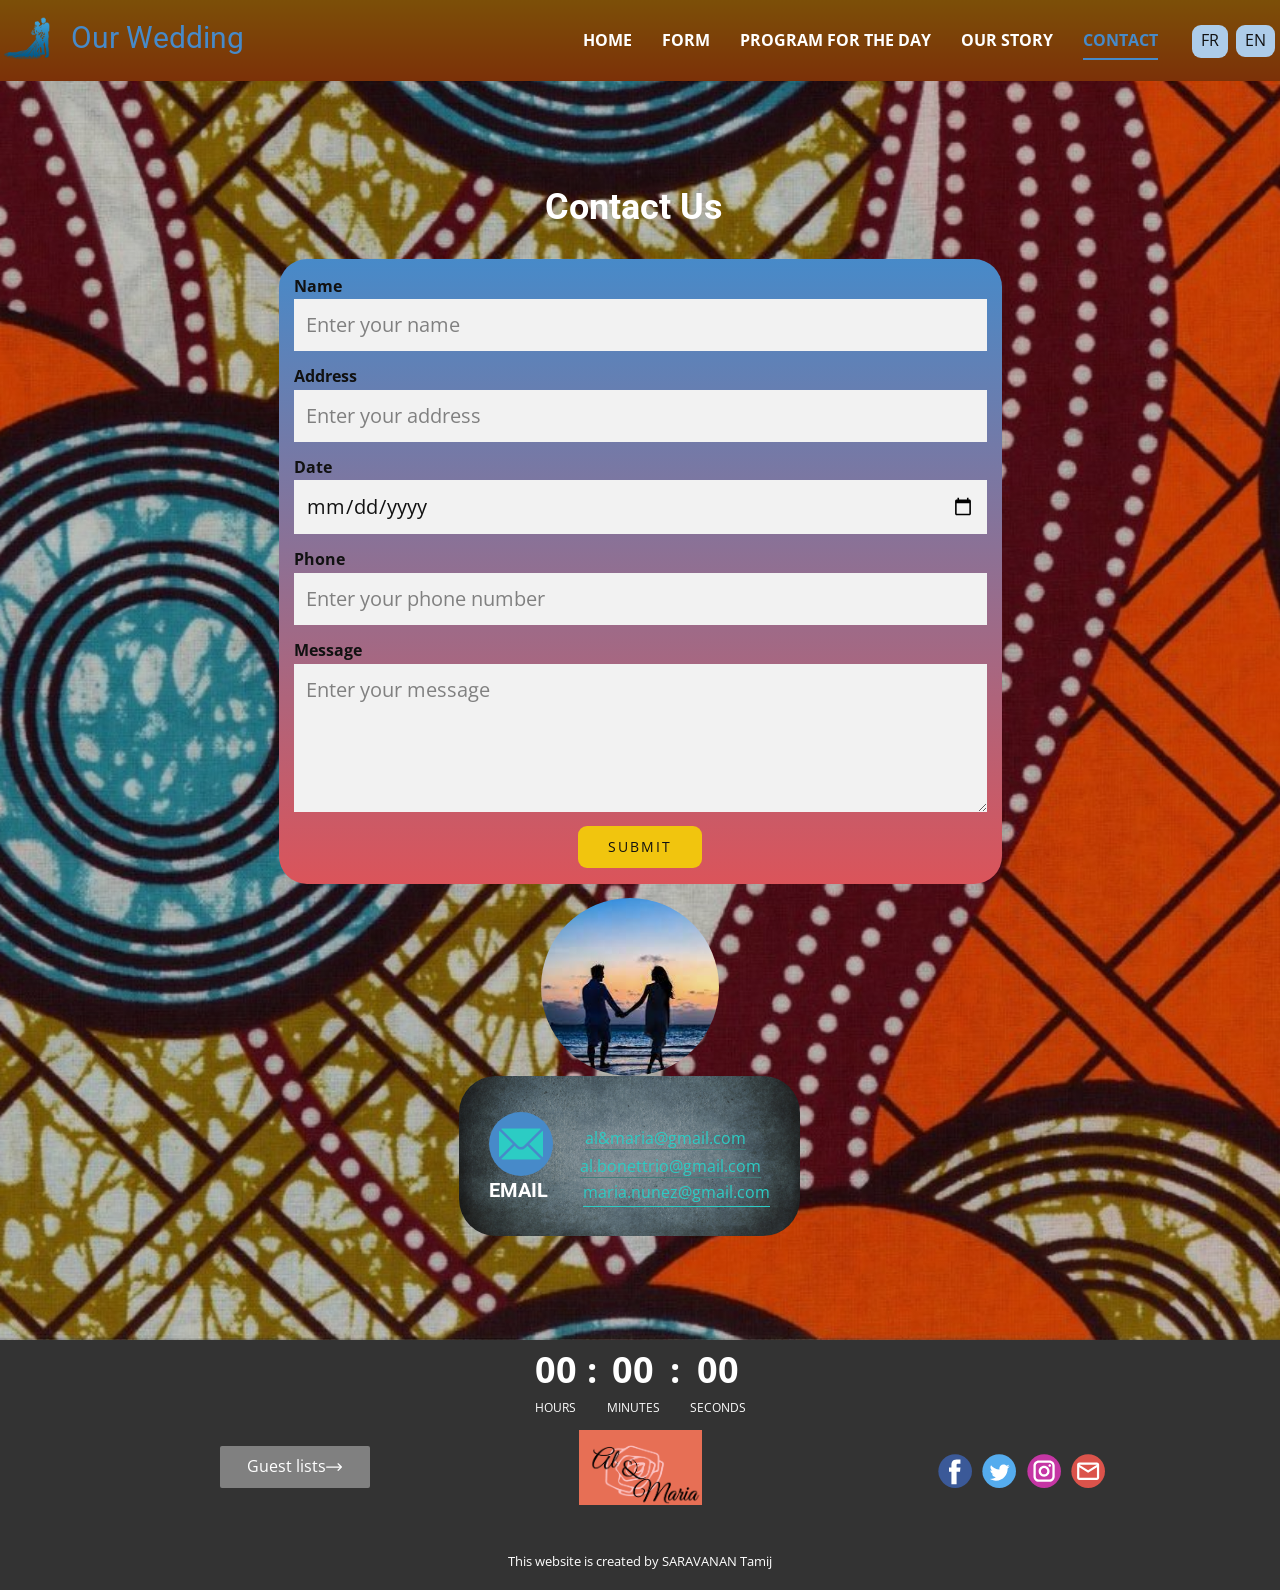
<file: Projet BUT_1/Semestre 1/SAE 1.05 - Recueil de besoins - SARAVANAN Tamij/ContactEn.html>
<!DOCTYPE html>
<html style="font-size: 16px;">
  <head>
    <meta name="viewport" content="width=device-width, initial-scale=1.0">
    <meta charset="utf-8">
    <meta name="keywords" content="Contact Us">
    <meta name="description" content="">
    <meta name="page_type" content="np-template-header-footer-from-plugin">
    <title>Contact</title>
    <link rel="stylesheet" href="page.css" media="screen">
<link rel="stylesheet" href="ContactEn.css" media="screen">
    <script class="u-script" type="text/javascript" src="jquery.js" defer=""></script>
    <script class="u-script" type="text/javascript" src="page.js" defer=""></script>
    <meta name="generator" content="Nicepage 4.3.0, nicepage.com">
    <link id="u-theme-google-font" rel="stylesheet" href="https://fonts.googleapis.com/css?family=Roboto:100,100i,300,300i,400,400i,500,500i,700,700i,900,900i|Open+Sans:300,300i,400,400i,600,600i,700,700i,800,800i">
    
    
    <script type="application/ld+json">{
		"@context": "http://schema.org",
		"@type": "Organization",
		"name": "",
		"logo": "images/pngegg.png",
		"sameAs": [
				"https://facebook.com",
				"https://twitter.com",
				"https://instagram.com",
				"mailto:al&maria@gmail.com"
		]
}</script>
    <meta name="theme-color" content="#478ac9">
    <meta name="twitter:site" content="@">
    <meta name="twitter:card" content="summary_large_image">
    <meta name="twitter:title" content="Contact">
    <meta name="twitter:description" content="">
    <meta property="og:title" content="Contact">
    <meta property="og:type" content="website">
  </head>
  <body class="u-body"><header class="u-align-right u-clearfix u-gradient u-header u-valign-middle-lg u-header" id="sec-88ec"><div class="u-clearfix u-sheet u-sheet-1">
        <a href="Home.html" data-page-id="793000663" class="u-image u-logo u-image-1" data-image-width="505" data-image-height="503" title="Accueil">
          <img src="images/pngegg.png" class="u-logo-image u-logo-image-1">
        </a>
        <h3 class="u-headline u-hidden-xs u-text u-text-palette-1-base u-text-1">
          <a href="Home.html">Our Wedding</a>
        </h3>
        <nav class="u-align-left u-menu u-menu-dropdown u-offcanvas u-menu-1" data-responsive-from="MD">
          <div class="menu-collapse" style="font-size: 0.75rem; letter-spacing: 0px; font-weight: 700; text-transform: uppercase;">
            <a class="u-button-style u-custom-active-border-color u-custom-border u-custom-border-color u-custom-borders u-custom-color u-custom-hover-border-color u-custom-left-right-menu-spacing u-custom-padding-bottom u-custom-text-active-color u-custom-text-color u-custom-text-hover-color u-custom-top-bottom-menu-spacing u-nav-link u-text-palette-1-light-3" href="#" style="font-size: calc(1em + 8px);">
              <svg class="u-svg-link" preserveAspectRatio="xMidYMin slice" viewBox="0 0 302 302" style=""><use xmlns:xlink="http://www.w3.org/1999/xlink" xlink:href="#svg-8a8f"></use></svg>
              <svg xmlns="http://www.w3.org/2000/svg" xmlns:xlink="http://www.w3.org/1999/xlink" version="1.1" id="svg-8a8f" x="0px" y="0px" viewBox="0 0 302 302" style="enable-background:new 0 0 302 302;" xml:space="preserve" class="u-svg-content"><g><rect y="36" width="302" height="30"></rect><rect y="236" width="302" height="30"></rect><rect y="136" width="302" height="30"></rect>
</g><g></g><g></g><g></g><g></g><g></g><g></g><g></g><g></g><g></g><g></g><g></g><g></g><g></g><g></g><g></g></svg>
              <span> Menu</span>
            </a>
          </div>
          <div class="u-custom-menu u-nav-container">
            <ul class="u-nav u-spacing-30 u-unstyled u-nav-1"><li class="u-nav-item"><a class="u-border-2 u-border-active-palette-1-base u-border-hover-palette-1-base u-border-no-left u-border-no-right u-border-no-top u-button-style u-nav-link u-text-active-palette-1-base u-text-body-alt-color u-text-hover-palette-4-base" href="Home.html" style="padding: 10px 0px;">Home</a>
</li><li class="u-nav-item"><a class="u-border-2 u-border-active-palette-1-base u-border-hover-palette-1-base u-border-no-left u-border-no-right u-border-no-top u-button-style u-nav-link u-text-active-palette-1-base u-text-body-alt-color u-text-hover-palette-4-base" href="Form.html" style="padding: 10px 0px;">Form</a>
</li><li class="u-nav-item"><a class="u-border-2 u-border-active-palette-1-base u-border-hover-palette-1-base u-border-no-left u-border-no-right u-border-no-top u-button-style u-nav-link u-text-active-palette-1-base u-text-body-alt-color u-text-hover-palette-4-base" href="Program-for-the-day.html" style="padding: 10px 0px;">Program for the day</a>
</li><li class="u-nav-item"><a class="u-border-2 u-border-active-palette-1-base u-border-hover-palette-1-base u-border-no-left u-border-no-right u-border-no-top u-button-style u-nav-link u-text-active-palette-1-base u-text-body-alt-color u-text-hover-palette-4-base" href="Our-story.html" style="padding: 10px 0px;">Our story</a>
</li><li class="u-nav-item"><a class="u-border-2 u-border-active-palette-1-base u-border-hover-palette-1-base u-border-no-left u-border-no-right u-border-no-top u-button-style u-nav-link u-text-active-palette-1-base u-text-body-alt-color u-text-hover-palette-4-base" href="ContactEn.html" style="padding: 10px 0px;">Contact</a>
</li></ul>
          </div>
          <div class="u-custom-menu u-nav-container-collapse">
            <div class="u-align-center u-container-style u-custom-color-2 u-inner-container-layout u-opacity u-opacity-90 u-sidenav">
              <div class="u-inner-container-layout u-sidenav-overflow">
                <div class="u-menu-close"></div>
                <ul class="u-align-center u-nav u-popupmenu-items u-text-active-palette-4-base u-text-hover-palette-2-base u-unstyled u-nav-2"><li class="u-nav-item"><a class="u-button-style u-nav-link" href="Home.html" style="padding: 10px 0px;">Home</a>
</li><li class="u-nav-item"><a class="u-button-style u-nav-link" href="Form.html" style="padding: 10px 0px;">Form</a>
</li><li class="u-nav-item"><a class="u-button-style u-nav-link" href="Program-for-the-day.html" style="padding: 10px 0px;">Program for the day</a>
</li><li class="u-nav-item"><a class="u-button-style u-nav-link" href="Our-story.html" style="padding: 10px 0px;">Our story</a>
</li><li class="u-nav-item"><a class="u-button-style u-nav-link" href="ContactEn.html" style="padding: 10px 0px;">Contact</a>
</li></ul>
              </div>
            </div>
            <div class="u-menu-overlay u-opacity u-opacity-70 u-white"></div>
          </div>
        </nav>
        <a href="ContactEn.html" data-page-id="793000663" class="u-border-none u-btn u-btn-round u-button-style u-palette-1-light-2 u-radius-9 u-btn-1">EN</a>
        <a href="Contact.html" data-page-id="793000663" class="u-border-none u-btn u-btn-round u-button-style u-palette-1-light-2 u-radius-9 u-btn-2">FR</a>
      </div></header>
    <section class="u-align-center u-clearfix u-image u-shading u-section-1" src="" data-image-width="1920" data-image-height="1080" id="sec-c72f">
      <div class="u-align-left u-clearfix u-sheet u-sheet-1">
        <h2 class="u-text u-text-1">Contact Us</h2>
        <div class="u-form u-gradient u-radius-28 u-form-1">
          <form action="#" method="POST" class="u-clearfix u-form-spacing-13 u-form-vertical u-inner-form" style="padding: 15px;" source="contact7" name="form">
            <div class="u-form-group u-form-name">
              <label for="name-f18c" class="u-label u-label-1">Name</label>
              <input type="text" placeholder="Enter your name" id="name-f18c" name="name" class="u-grey-5 u-input u-input-rectangle u-input-1" required="">
            </div>
            <div class="u-form-email u-form-group">
              <label for="email-f18c" class="u-label u-label-2">Address</label>
              <input type="email" placeholder="Enter your address" id="email-f18c" name="email" class="u-grey-5 u-input u-input-rectangle u-input-2" required="">
            </div>
            <div class="u-form-date u-form-group u-form-group-3">
              <label for="date-33f9" class="u-label u-label-3">Date</label>
              <input type="date" placeholder="" id="date-33f9" name="date" class="u-grey-5 u-input u-input-rectangle u-input-3" required="">
            </div>
            <div class="u-form-group u-form-phone u-form-group-4">
              <label for="phone-cbff" class="u-label u-label-4" wfd-invisible="true">Phone</label>
              <input type="tel" pattern="\+?\d{0,2}[\s\(\-]?([0-9]{3})[\s\)\-]?([\s\-]?)([0-9]{3})[\s\-]?([0-9]{2})[\s\-]?([0-9]{2})" placeholder="Enter your phone number" id="phone-cbff" name="phone оо" class="u-grey-5 u-input u-input-rectangle u-input-4" required="">
            </div>
            <div class="u-form-group u-form-message u-form-group-5">
              <label for="message-1015" class="u-label u-label-5">Message</label>
              <textarea placeholder="Enter your message" rows="4" cols="50" id="message-1015" name="message-1" class="u-grey-5 u-input u-input-rectangle u-input-5" required=""></textarea>
            </div>
            <div class="u-align-center u-form-group u-form-submit">
              <a href="#" class="u-border-none u-btn u-btn-round u-btn-submit u-button-style u-palette-3-base u-radius-9 u-btn-1">Submit<br>
              </a>
              <input type="submit" value="submit" class="u-form-control-hidden" wfd-invisible="true">
            </div>
            <div class="u-form-send-message u-form-send-success" wfd-invisible="true"> Thank you! Your message has been sent. </div>
            <div class="u-form-send-error u-form-send-message" wfd-invisible="true"> Unable to send your message. Please fix errors then try again. </div>
            <input type="hidden" value="" name="recaptchaResponse" wfd-invisible="true">
          </form>
        </div>
        <div class="u-image u-image-circle u-preserve-proportions u-image-1" alt="" data-image-width="201" data-image-height="251"></div>
        <div class="u-container-style u-group u-image u-image-round u-radius-37 u-image-2" data-image-width="150" data-image-height="100">
          <div class="u-container-layout u-container-layout-1"><span class="u-icon u-icon-circle u-palette-1-base u-spacing-10 u-text-palette-4-dark-1 u-icon-1"><svg class="u-svg-link" preserveAspectRatio="xMidYMin slice" viewBox="0 0 512 512" style=""><use xmlns:xlink="http://www.w3.org/1999/xlink" xlink:href="#svg-9f82"></use></svg><svg class="u-svg-content" viewBox="0 0 512 512" x="0px" y="0px" id="svg-9f82" style="enable-background:new 0 0 512 512;"><g><g><path d="M507.49,101.721L352.211,256L507.49,410.279c2.807-5.867,4.51-12.353,4.51-19.279V121    C512,114.073,510.297,107.588,507.49,101.721z"></path>
</g>
</g><g><g><path d="M467,76H45c-6.927,0-13.412,1.703-19.279,4.51l198.463,197.463c17.548,17.548,46.084,17.548,63.632,0L486.279,80.51    C480.412,77.703,473.927,76,467,76z"></path>
</g>
</g><g><g><path d="M4.51,101.721C1.703,107.588,0,114.073,0,121v270c0,6.927,1.703,13.413,4.51,19.279L159.789,256L4.51,101.721z"></path>
</g>
</g><g><g><path d="M331,277.211l-21.973,21.973c-29.239,29.239-76.816,29.239-106.055,0L181,277.211L25.721,431.49    C31.588,434.297,38.073,436,45,436h422c6.927,0,13.412-1.703,19.279-4.51L331,277.211z"></path>
</g>
</g></svg></span>
            <p class="u-text u-text-2">
              <a href="mailto:hello@theme.com" class="u-active-none u-border-1 u-border-active-black u-border-hover-black u-border-palette-4-dark-2 u-btn u-button-link u-button-style u-hover-none u-none u-text-active-black u-text-hover-palette-2-base u-text-palette-4-dark-1 u-btn-2">al&amp;maria@gmail.com<br>
              </a>
            </p>
            <p class="u-text u-text-3">
              <a href="mailto:hello@theme.com" class="u-active-none u-border-1 u-border-active-black u-border-hover-black u-border-palette-4-dark-2 u-btn u-button-link u-button-style u-hover-none u-none u-text-active-black u-text-hover-palette-2-base u-text-palette-4-dark-1 u-btn-3"> al.bonettrio@gmail.com </a>
            </p>
            <h5 class="u-text u-text-body-alt-color u-text-4">Ema​il</h5>
            <a href="mailto:hello@theme.com" class="u-active-none u-border-1 u-border-active-black u-border-hover-black u-border-palette-4-dark-1 u-btn u-button-link u-button-style u-hover-none u-none u-text-active-black u-text-hover-palette-2-base u-text-palette-4-dark-1 u-btn-4"> maria.nunez@gmail.com </a>
          </div>
        </div>
      </div>
    </section>
    
    
    <footer class="u-clearfix u-footer u-grey-80" id="sec-cdf2"><div class="u-clearfix u-sheet u-sheet-1">
        <div class="u-countdown u-countdown-1" data-timer-id="fc0f" data-type="to-date" data-target-date="Sat, 12 Mar 2022 13:00:50 GMT" data-for="everyone" data-direction="down" data-time-left="750m" data-target-number="100" data-start-time="Fri Dec 31 2021 18:04:52 GMT+0100 (CET)" data-frequency="1s" data-after-count="none" data-redirect-url="https://">
          <div class="u-countdown-wrapper u-spacing-20">
            <div class="u-countdown-item u-countdown-years u-hidden u-spacing-10 u-countdown-item-1">
              <div class="u-countdown-counter u-countdown-counter-1"><div class="u-countdown-number">0</div><div class="u-countdown-number u-hidden">0</div></div>
              <div class="u-countdown-label u-countdown-label-1">Years</div>
            </div>
            <div class="u-countdown-separator u-hidden u-countdown-separator-1">:</div>
            <div class="u-countdown-days u-countdown-item u-spacing-10 u-countdown-item-2">
              <div class="u-countdown-counter u-countdown-counter-2"><div class="u-countdown-number">5</div><div class="u-countdown-number">1</div><div class="u-countdown-number u-hidden">0</div></div>
              <div class="u-countdown-label u-countdown-label-2">Days</div>
            </div>
            <div class="u-countdown-separator u-countdown-separator-2">:</div>
            <div class="u-countdown-hours u-countdown-item u-spacing-10 u-countdown-item-3">
              <div class="u-countdown-counter u-countdown-counter-3"><div class="u-countdown-number">1</div><div class="u-countdown-number">9</div></div>
              <div class="u-countdown-label u-countdown-label-3">Hours</div>
            </div>
            <div class="u-countdown-separator u-countdown-separator-3">:</div>
            <div class="u-countdown-item u-countdown-minutes u-spacing-10 u-countdown-item-4">
              <div class="u-countdown-counter u-countdown-counter-4"><div class="u-countdown-number">0</div><div class="u-countdown-number">9</div></div>
              <div class="u-countdown-label u-countdown-label-4">Minutes</div>
            </div>
            <div class="u-countdown-separator u-countdown-separator-4">:</div>
            <div class="u-countdown-item u-countdown-seconds u-spacing-10 u-countdown-item-5">
              <div class="u-countdown-counter u-countdown-counter-5"><div class="u-countdown-number">3</div><div class="u-countdown-number">6</div></div>
              <div class="u-countdown-label u-countdown-label-5">Seconds</div>
            </div>
            <div class="u-countdown-separator u-hidden u-countdown-separator-5">:</div>
            <div class="u-countdown-item u-countdown-numbers u-hidden u-spacing-10 u-countdown-item-6">
              <div class="u-countdown-counter u-countdown-counter-6"><div class="u-countdown-number">0</div><div class="u-countdown-number">0</div></div>
              <div class="u-countdown-label u-countdown-label-6">Items</div>
            </div>
          </div>
          <div class="u-countdown-message u-hidden">
            <p>Sorry, the time is up.</p>
          </div>
        </div>
        <a href="Home.html" data-page-id="793000663" class="u-image u-logo u-image-1" data-image-width="1100" data-image-height="668" title="Accueil">
          <img src="images/Capturedecran2021-12-29a18.46.27.png" class="u-logo-image u-logo-image-1">
        </a>
        <a href="guest.html" class="u-border-none u-btn u-btn-round u-button-style u-grey-50 u-hover-palette-1-base u-radius-2 u-btn-1">Guest lists<span class="u-icon u-text-white"><svg class="u-svg-content" viewBox="0 0 512 512" x="0px" y="0px" style="width: 1em; height: 1em;"><path d="M506.134,241.843c-0.006-0.006-0.011-0.013-0.018-0.019l-104.504-104c-7.829-7.791-20.492-7.762-28.285,0.068 c-7.792,7.829-7.762,20.492,0.067,28.284L443.558,236H20c-11.046,0-20,8.954-20,20c0,11.046,8.954,20,20,20h423.557 l-70.162,69.824c-7.829,7.792-7.859,20.455-0.067,28.284c7.793,7.831,20.457,7.858,28.285,0.068l104.504-104 c0.006-.006,0.011-.013,0.018-.019C513.968,262.339,513.943,249.635,506.134,241.843z"></path></svg><img></span>
        </a>
        <div class="u-social-icons u-spacing-10 u-social-icons-1">
          <a class="u-social-url" title="facebook" target="_blank" href="https://facebook.com"><span class="u-icon u-social-facebook u-social-icon u-icon-2"><svg class="u-svg-link" preserveAspectRatio="xMidYMin slice" viewBox="0 0 112 112" style=""><use xmlns:xlink="http://www.w3.org/1999/xlink" xlink:href="#svg-a511"></use></svg><svg class="u-svg-content" viewBox="0 0 112 112" x="0" y="0" id="svg-a511"><circle fill="currentColor" cx="56.1" cy="56.1" r="55"></circle><path fill="#FFFFFF" d="M73.5,31.6h-9.1c-1.4,0-3.6,0.8-3.6,3.9v8.5h12.6L72,58.3H60.8v40.8H43.9V58.3h-8V43.9h8v-9.2
            c0-6.7,3.1-17,17-17h12.5v13.9H73.5z"></path></svg></span>
          </a>
          <a class="u-social-url" title="twitter" target="_blank" href="https://twitter.com"><span class="u-icon u-social-icon u-social-twitter u-icon-3"><svg class="u-svg-link" preserveAspectRatio="xMidYMin slice" viewBox="0 0 112 112" style=""><use xmlns:xlink="http://www.w3.org/1999/xlink" xlink:href="#svg-7c62"></use></svg><svg class="u-svg-content" viewBox="0 0 112 112" x="0" y="0" id="svg-7c62"><circle fill="currentColor" class="st0" cx="56.1" cy="56.1" r="55"></circle><path fill="#FFFFFF" d="M83.8,47.3c0,0.6,0,1.2,0,1.7c0,17.7-13.5,38.2-38.2,38.2C38,87.2,31,85,25,81.2c1,0.1,2.1,0.2,3.2,0.2
            c6.3,0,12.1-2.1,16.7-5.7c-5.9-0.1-10.8-4-12.5-9.3c0.8,0.2,1.7,0.2,2.5,0.2c1.2,0,2.4-0.2,3.5-0.5c-6.1-1.2-10.8-6.7-10.8-13.1
            c0-0.1,0-0.1,0-0.2c1.8,1,3.9,1.6,6.1,1.7c-3.6-2.4-6-6.5-6-11.2c0-2.5,0.7-4.8,1.8-6.7c6.6,8.1,16.5,13.5,27.6,14
            c-0.2-1-0.3-2-0.3-3.1c0-7.4,6-13.4,13.4-13.4c3.9,0,7.3,1.6,9.8,4.2c3.1-0.6,5.9-1.7,8.5-3.3c-1,3.1-3.1,5.8-5.9,7.4
            c2.7-0.3,5.3-1,7.7-2.1C88.7,43,86.4,45.4,83.8,47.3z"></path></svg></span>
          </a>
          <a class="u-social-url" title="instagram" target="_blank" href="https://instagram.com"><span class="u-icon u-social-icon u-social-instagram u-icon-4"><svg class="u-svg-link" preserveAspectRatio="xMidYMin slice" viewBox="0 0 112 112" style=""><use xmlns:xlink="http://www.w3.org/1999/xlink" xlink:href="#svg-802d"></use></svg><svg class="u-svg-content" viewBox="0 0 112 112" x="0" y="0" id="svg-802d"><circle fill="currentColor" cx="56.1" cy="56.1" r="55"></circle><path fill="#FFFFFF" d="M55.9,38.2c-9.9,0-17.9,8-17.9,17.9C38,66,46,74,55.9,74c9.9,0,17.9-8,17.9-17.9C73.8,46.2,65.8,38.2,55.9,38.2
            z M55.9,66.4c-5.7,0-10.3-4.6-10.3-10.3c-0.1-5.7,4.6-10.3,10.3-10.3c5.7,0,10.3,4.6,10.3,10.3C66.2,61.8,61.6,66.4,55.9,66.4z"></path><path fill="#FFFFFF" d="M74.3,33.5c-2.3,0-4.2,1.9-4.2,4.2s1.9,4.2,4.2,4.2s4.2-1.9,4.2-4.2S76.6,33.5,74.3,33.5z"></path><path fill="#FFFFFF" d="M73.1,21.3H38.6c-9.7,0-17.5,7.9-17.5,17.5v34.5c0,9.7,7.9,17.6,17.5,17.6h34.5c9.7,0,17.5-7.9,17.5-17.5V38.8
            C90.6,29.1,82.7,21.3,73.1,21.3z M83,73.3c0,5.5-4.5,9.9-9.9,9.9H38.6c-5.5,0-9.9-4.5-9.9-9.9V38.8c0-5.5,4.5-9.9,9.9-9.9h34.5
            c5.5,0,9.9,4.5,9.9,9.9V73.3z"></path></svg></span>
          </a>
          <a class="u-social-url" target="_blank" data-type="Email" title="Email" href="mailto:al&amp;maria@gmail.com"><span class="u-icon u-social-email u-social-icon u-icon-5"><svg class="u-svg-link" preserveAspectRatio="xMidYMin slice" viewBox="0 0 112 112" style=""><use xmlns:xlink="http://www.w3.org/1999/xlink" xlink:href="#svg-6f9b"></use></svg><svg class="u-svg-content" viewBox="0 0 112 112" x="0" y="0" id="svg-6f9b"><circle fill="currentColor" cx="56.1" cy="56.1" r="55"></circle><path id="path3864" fill="#FFFFFF" d="M27.2,28h57.6c4,0,7.2,3.2,7.2,7.2l0,0v42.7c0,3.9-3.2,7.2-7.2,7.2l0,0H27.2
	c-4,0-7.2-3.2-7.2-7.2V35.2C20,31.1,23.2,28,27.2,28 M56,52.9l28.8-17.8H27.2L56,52.9 M27.2,77.7h57.6V43.5L56,61.3L27.2,43.5V77.7z
	"></path></svg></span>
          </a>
        </div>
      </div></footer>
              <section class="u-backlink u-clearfix u-grey-80">
        <span>This website is created by SARAVANAN Tamij</span>
    </section>
  </body>
</html>
</file>
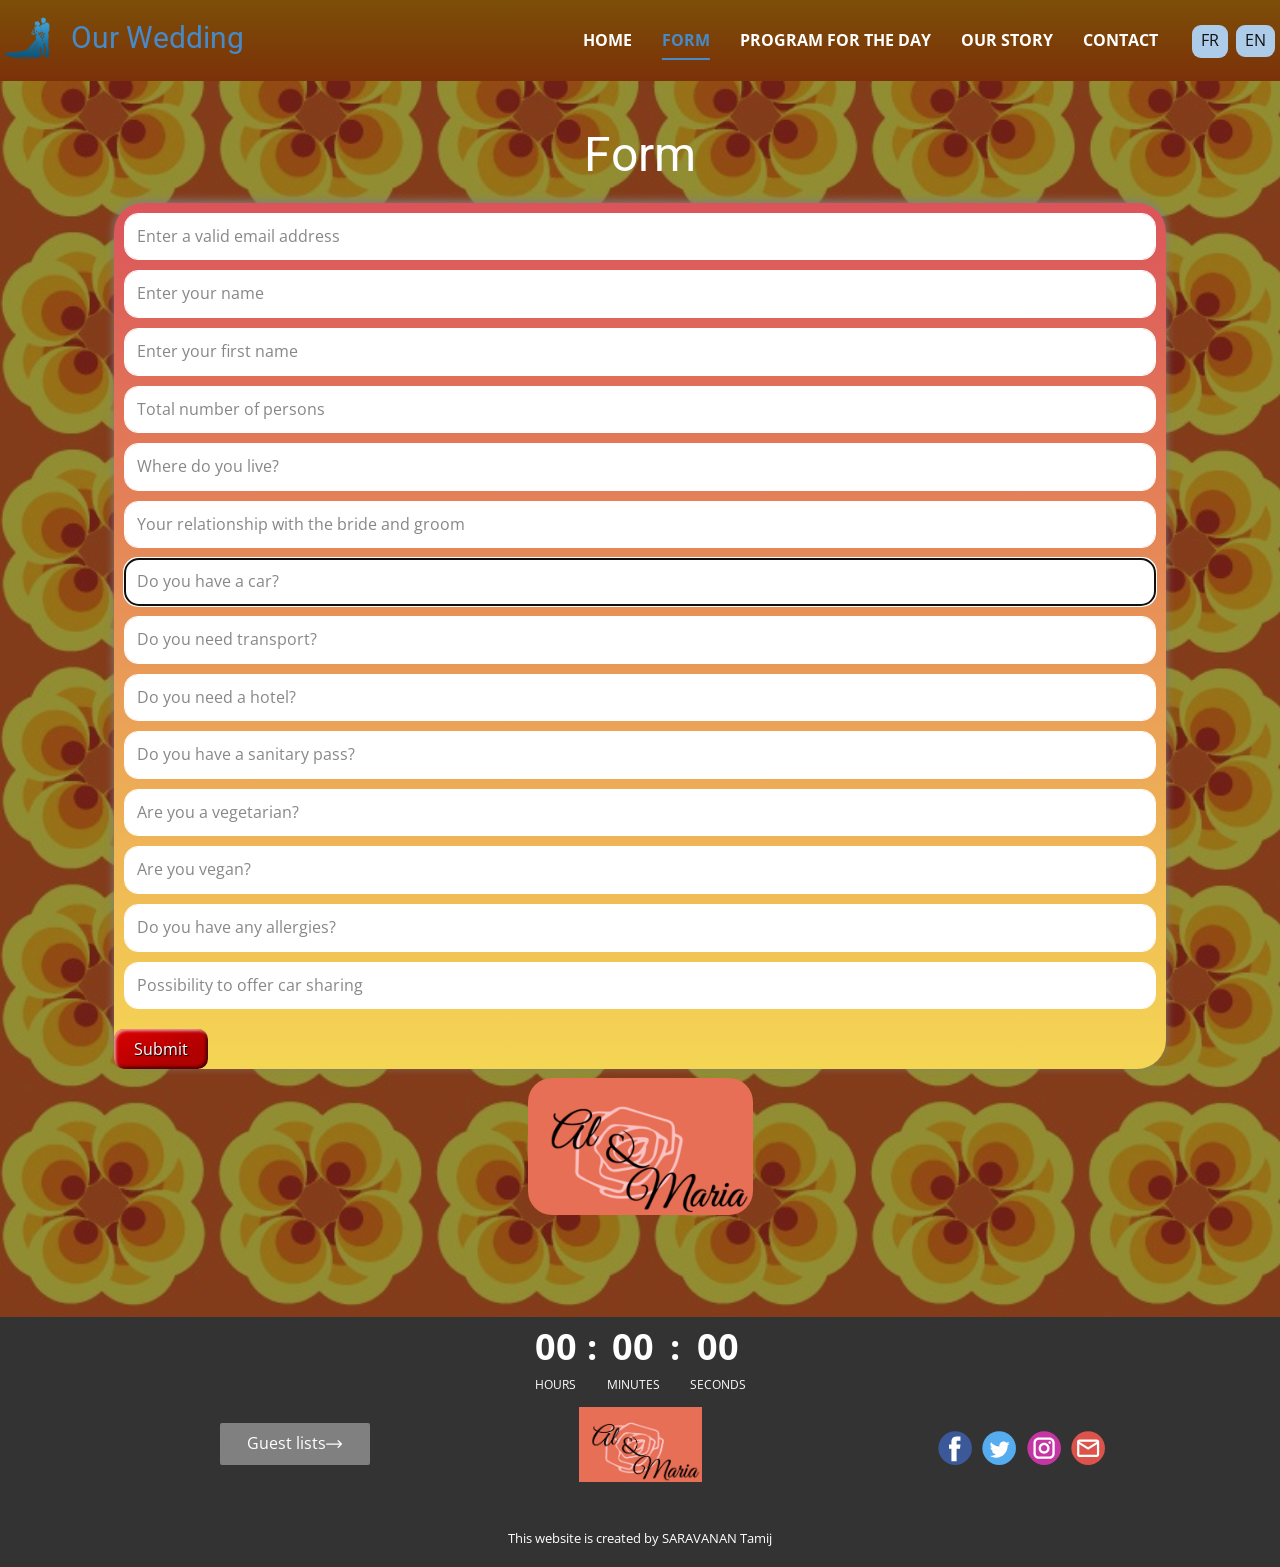
<file: Projet BUT_1/Semestre 1/SAE 1.05 - Recueil de besoins - SARAVANAN Tamij/Form.html>
<!DOCTYPE html>
<html style="font-size: 16px;">
  <head>
    <meta name="viewport" content="width=device-width, initial-scale=1.0">
    <meta charset="utf-8">
    <meta name="keywords" content="Formulaire">
    <meta name="description" content="">
    <meta name="page_type" content="np-template-header-footer-from-plugin">
    <title>Form</title>
    <link rel="stylesheet" href="page.css" media="screen">
<link rel="stylesheet" href="Form.css" media="screen">
    <script class="u-script" type="text/javascript" src="jquery.js" defer=""></script>
    <script class="u-script" type="text/javascript" src="page.js" defer=""></script>
    <meta name="generator" content="Nicepage 4.3.0, nicepage.com">
    <link id="u-theme-google-font" rel="stylesheet" href="https://fonts.googleapis.com/css?family=Roboto:100,100i,300,300i,400,400i,500,500i,700,700i,900,900i|Open+Sans:300,300i,400,400i,600,600i,700,700i,800,800i">
    
    
    <script type="application/ld+json">{
		"@context": "http://schema.org",
		"@type": "Organization",
		"name": "",
		"logo": "images/pngegg.png",
		"sameAs": [
				"https://facebook.com",
				"https://twitter.com",
				"https://instagram.com",
				"mailto:al&maria@gmail.com"
		]
}</script>
    <meta name="theme-color" content="#478ac9">
    <meta name="twitter:site" content="@">
    <meta name="twitter:card" content="summary_large_image">
    <meta name="twitter:title" content="Form">
    <meta name="twitter:description" content="">
    <meta property="og:title" content="Form">
    <meta property="og:type" content="website">
  </head>
  <body class="u-body"><header class="u-align-right u-clearfix u-gradient u-header u-valign-middle-lg u-header" id="sec-88ec"><div class="u-clearfix u-sheet u-sheet-1">
        <a href="Home.html" data-page-id="793000663" class="u-image u-logo u-image-1" data-image-width="505" data-image-height="503" title="Accueil">
          <img src="images/pngegg.png" class="u-logo-image u-logo-image-1">
        </a>
        <h3 class="u-headline u-hidden-xs u-text u-text-palette-1-base u-text-1">
          <a href="Home.html">Our Wedding</a>
        </h3>
        <nav class="u-align-left u-menu u-menu-dropdown u-offcanvas u-menu-1" data-responsive-from="MD">
          <div class="menu-collapse" style="font-size: 0.75rem; letter-spacing: 0px; font-weight: 700; text-transform: uppercase;">
            <a class="u-button-style u-custom-active-border-color u-custom-border u-custom-border-color u-custom-borders u-custom-color u-custom-hover-border-color u-custom-left-right-menu-spacing u-custom-padding-bottom u-custom-text-active-color u-custom-text-color u-custom-text-hover-color u-custom-top-bottom-menu-spacing u-nav-link u-text-palette-1-light-3" href="#" style="font-size: calc(1em + 8px);">
              <svg class="u-svg-link" preserveAspectRatio="xMidYMin slice" viewBox="0 0 302 302" style=""><use xmlns:xlink="http://www.w3.org/1999/xlink" xlink:href="#svg-8a8f"></use></svg>
              <svg xmlns="http://www.w3.org/2000/svg" xmlns:xlink="http://www.w3.org/1999/xlink" version="1.1" id="svg-8a8f" x="0px" y="0px" viewBox="0 0 302 302" style="enable-background:new 0 0 302 302;" xml:space="preserve" class="u-svg-content"><g><rect y="36" width="302" height="30"></rect><rect y="236" width="302" height="30"></rect><rect y="136" width="302" height="30"></rect>
</g><g></g><g></g><g></g><g></g><g></g><g></g><g></g><g></g><g></g><g></g><g></g><g></g><g></g><g></g><g></g></svg>
              <span> Menu</span>
            </a>
          </div>
          <div class="u-custom-menu u-nav-container">
            <ul class="u-nav u-spacing-30 u-unstyled u-nav-1"><li class="u-nav-item"><a class="u-border-2 u-border-active-palette-1-base u-border-hover-palette-1-base u-border-no-left u-border-no-right u-border-no-top u-button-style u-nav-link u-text-active-palette-1-base u-text-body-alt-color u-text-hover-palette-4-base" href="Home.html" style="padding: 10px 0px;">Home</a>
</li><li class="u-nav-item"><a class="u-border-2 u-border-active-palette-1-base u-border-hover-palette-1-base u-border-no-left u-border-no-right u-border-no-top u-button-style u-nav-link u-text-active-palette-1-base u-text-body-alt-color u-text-hover-palette-4-base" href="Form.html" style="padding: 10px 0px;">Form</a>
</li><li class="u-nav-item"><a class="u-border-2 u-border-active-palette-1-base u-border-hover-palette-1-base u-border-no-left u-border-no-right u-border-no-top u-button-style u-nav-link u-text-active-palette-1-base u-text-body-alt-color u-text-hover-palette-4-base" href="Program-for-the-day.html" style="padding: 10px 0px;">Program for the day</a>
</li><li class="u-nav-item"><a class="u-border-2 u-border-active-palette-1-base u-border-hover-palette-1-base u-border-no-left u-border-no-right u-border-no-top u-button-style u-nav-link u-text-active-palette-1-base u-text-body-alt-color u-text-hover-palette-4-base" href="Our-story.html" style="padding: 10px 0px;">Our story</a>
</li><li class="u-nav-item"><a class="u-border-2 u-border-active-palette-1-base u-border-hover-palette-1-base u-border-no-left u-border-no-right u-border-no-top u-button-style u-nav-link u-text-active-palette-1-base u-text-body-alt-color u-text-hover-palette-4-base" href="ContactEn.html" style="padding: 10px 0px;">Contact</a>
</li></ul>
          </div>
          <div class="u-custom-menu u-nav-container-collapse">
            <div class="u-align-center u-container-style u-custom-color-2 u-inner-container-layout u-opacity u-opacity-90 u-sidenav">
              <div class="u-inner-container-layout u-sidenav-overflow">
                <div class="u-menu-close"></div>
                <ul class="u-align-center u-nav u-popupmenu-items u-text-active-palette-4-base u-text-hover-palette-2-base u-unstyled u-nav-2"><li class="u-nav-item"><a class="u-button-style u-nav-link" href="Home.html" style="padding: 10px 0px;">Home</a>
</li><li class="u-nav-item"><a class="u-button-style u-nav-link" href="Form.html" style="padding: 10px 0px;">Form</a>
</li><li class="u-nav-item"><a class="u-button-style u-nav-link" href="Program-for-the-day.html" style="padding: 10px 0px;">Program for the day</a>
</li><li class="u-nav-item"><a class="u-button-style u-nav-link" href="Our-story.html" style="padding: 10px 0px;">Our story</a>
</li><li class="u-nav-item"><a class="u-button-style u-nav-link" href="ContactEn.html" style="padding: 10px 0px;">Contact</a>
</li></ul>
              </div>
            </div>
            <div class="u-menu-overlay u-opacity u-opacity-70 u-white"></div>
          </div>
        </nav>
        <a href="Form.html" data-page-id="793000663" class="u-border-none u-btn u-btn-round u-button-style u-palette-1-light-2 u-radius-9 u-btn-1">EN</a>
        <a href="Formulaire.html" data-page-id="793000663" class="u-border-none u-btn u-btn-round u-button-style u-palette-1-light-2 u-radius-9 u-btn-2">FR</a>
      </div></header>
    <section class="u-align-center u-clearfix u-image u-shading u-section-1" src="" data-image-width="1024" data-image-height="768" id="sec-9032">
      <div class="u-align-left u-clearfix u-sheet u-sheet-1">
        <h1 class="u-text u-text-default u-text-1" data-animation-name="slideIn" data-animation-duration="1000" data-animation-direction="Down">Form</h1>
        <div class="u-form u-gradient u-radius-29 u-form-1">
          <form action="carte.html" method="POST" class="u-clearfix u-form-spacing-10 u-form-vertical u-inner-form" source="custom" name="form" style="padding: 10px;">
            <div class="u-form-email u-form-group">
              <label for="email-26fe" class="u-form-control-hidden u-label"></label>
              <input type="email" placeholder="Enter a valid email address" id="email-26fe" name="email" class="u-border-1 u-border-white u-input u-input-rectangle u-radius-14 u-white" required="">
            </div>
            <div class="u-form-group u-form-name">
              <label for="name-26fe" class="u-form-control-hidden u-label"></label>
              <input type="text" placeholder="Enter your name" id="name-26fe" name="name" class="u-border-1 u-border-white u-input u-input-rectangle u-radius-14 u-white" required="">
            </div>
            <div class="u-form-group u-form-group-3">
              <label for="text-8f74" class="u-form-control-hidden u-label"></label>
              <input type="text" placeholder="Enter your first name" id="text-8f74" name="text" class="u-border-1 u-border-white u-input u-input-rectangle u-radius-14 u-white">
            </div>
            <div class="u-form-group u-form-group-4">
              <label for="text-4580" class="u-form-control-hidden u-label"></label>
              <input type="text" placeholder="Total number of persons" id="text-4580" name="text-1" class="u-border-1 u-border-white u-input u-input-rectangle u-radius-14 u-white">
            </div>
            <div class="u-form-group u-form-group-5">
              <label for="text-828b" class="u-form-control-hidden u-label"></label>
              <input type="text" placeholder="Where do you live?" id="text-828b" name="text-2" class="u-border-1 u-border-white u-input u-input-rectangle u-radius-14 u-white">
            </div>
            <div class="u-form-group u-form-group-6">
              <label for="text-0b7b" class="u-form-control-hidden u-label"></label>
              <input type="text" placeholder="Your relationship with the bride and groom" id="text-0b7b" name="text-3" class="u-border-1 u-border-white u-input u-input-rectangle u-radius-14 u-white">
            </div>
            <div class="u-list u-list-1">
              <div class="u-repeater u-repeater-1"></div>
            </div>
            <div class="u-form-group u-form-group-7">
              <label for="text-5671" class="u-form-control-hidden u-label"></label>
              <input type="text" placeholder="Do you have a car?" id="text-5671" name="text-6" class="u-border-1 u-border-white u-input u-input-rectangle u-radius-14 u-white" required="required" autofocus="autofocus">
            </div>
            <div class="u-form-group u-form-group-8">
              <label for="text-9018" class="u-form-control-hidden u-label"></label>
              <input type="text" placeholder="Do you need transport?" id="text-9018" name="text-5" class="u-border-1 u-border-white u-input u-input-rectangle u-radius-14 u-white">
            </div>
            <div class="u-form-group u-form-group-9">
              <label for="text-c2e1" class="u-form-control-hidden u-label"></label>
              <input type="text" placeholder="Do you need a hotel?" id="text-c2e1" name="text-7" class="u-border-1 u-border-white u-input u-input-rectangle u-radius-14 u-white">
            </div>
            <div class="u-form-group u-form-group-10">
              <label for="text-2454" class="u-form-control-hidden u-label"></label>
              <input type="text" placeholder="Do you have a sanitary pass?" id="text-2454" name="text-4" class="u-border-1 u-border-white u-input u-input-rectangle u-radius-14 u-white">
            </div>
            <div class="u-form-group u-form-group-11">
              <label for="text-510c" class="u-form-control-hidden u-label"></label>
              <input type="text" placeholder="Are you a vegetarian?" id="text-510c" name="text-8" class="u-border-1 u-border-white u-input u-input-rectangle u-radius-14 u-white">
            </div>
            <div class="u-form-group u-form-group-12">
              <label for="text-0925" class="u-form-control-hidden u-label"></label>
              <input type="text" placeholder="Are you vegan?" id="text-0925" name="text-9" class="u-border-1 u-border-white u-input u-input-rectangle u-radius-14 u-white">
            </div>
            <div class="u-form-group u-form-group-13">
              <label for="text-ad55" class="u-form-control-hidden u-label"></label>
              <input type="text" placeholder="Do you have any allergies?" id="text-ad55" name="text-10" class="u-border-1 u-border-white u-input u-input-rectangle u-radius-14 u-white">
            </div>
            <div class="u-form-group u-form-group-14">
              <label for="text-971a" class="u-form-control-hidden u-label"></label>
              <input type="text" placeholder="Possibility to offer car sharing" id="text-971a" name="text-11" class="u-border-1 u-border-white u-input u-input-rectangle u-radius-14 u-white">
            </div>
          </form>
           <a href="En.pdf" target="_blank"><input type="submit" class="styled" value="Submit"></a>
        </div>
        <img class="u-image u-image-round u-radius-24 u-image-1" src="images/Capturedecran2021-12-29a18.46.27.png" alt="" data-image-width="1100" data-image-height="668">
      </div>
    </section>
    
    
    <footer class="u-clearfix u-footer u-grey-80" id="sec-cdf2"><div class="u-clearfix u-sheet u-sheet-1">
        <div class="u-countdown u-countdown-1" data-timer-id="fc0f" data-type="to-date" data-target-date="Sat, 12 Mar 2022 13:00:50 GMT" data-for="everyone" data-direction="down" data-time-left="750m" data-target-number="100" data-start-time="Fri Dec 31 2021 18:04:52 GMT+0100 (CET)" data-frequency="1s" data-after-count="none" data-redirect-url="https://">
          <div class="u-countdown-wrapper u-spacing-20">
            <div class="u-countdown-item u-countdown-years u-hidden u-spacing-10 u-countdown-item-1">
              <div class="u-countdown-counter u-countdown-counter-1"><div class="u-countdown-number">0</div><div class="u-countdown-number u-hidden">0</div></div>
              <div class="u-countdown-label u-countdown-label-1">Years</div>
            </div>
            <div class="u-countdown-separator u-hidden u-countdown-separator-1">:</div>
            <div class="u-countdown-days u-countdown-item u-spacing-10 u-countdown-item-2">
              <div class="u-countdown-counter u-countdown-counter-2"><div class="u-countdown-number">5</div><div class="u-countdown-number">1</div><div class="u-countdown-number u-hidden">0</div></div>
              <div class="u-countdown-label u-countdown-label-2">Days</div>
            </div>
            <div class="u-countdown-separator u-countdown-separator-2">:</div>
            <div class="u-countdown-hours u-countdown-item u-spacing-10 u-countdown-item-3">
              <div class="u-countdown-counter u-countdown-counter-3"><div class="u-countdown-number">1</div><div class="u-countdown-number">9</div></div>
              <div class="u-countdown-label u-countdown-label-3">Hours</div>
            </div>
            <div class="u-countdown-separator u-countdown-separator-3">:</div>
            <div class="u-countdown-item u-countdown-minutes u-spacing-10 u-countdown-item-4">
              <div class="u-countdown-counter u-countdown-counter-4"><div class="u-countdown-number">0</div><div class="u-countdown-number">9</div></div>
              <div class="u-countdown-label u-countdown-label-4">Minutes</div>
            </div>
            <div class="u-countdown-separator u-countdown-separator-4">:</div>
            <div class="u-countdown-item u-countdown-seconds u-spacing-10 u-countdown-item-5">
              <div class="u-countdown-counter u-countdown-counter-5"><div class="u-countdown-number">3</div><div class="u-countdown-number">6</div></div>
              <div class="u-countdown-label u-countdown-label-5">Seconds</div>
            </div>
            <div class="u-countdown-separator u-hidden u-countdown-separator-5">:</div>
            <div class="u-countdown-item u-countdown-numbers u-hidden u-spacing-10 u-countdown-item-6">
              <div class="u-countdown-counter u-countdown-counter-6"><div class="u-countdown-number">0</div><div class="u-countdown-number">0</div></div>
              <div class="u-countdown-label u-countdown-label-6">Items</div>
            </div>
          </div>
          <div class="u-countdown-message u-hidden">
            <p>Sorry, the time is up.</p>
          </div>
        </div>
        <a href="Home.html" data-page-id="793000663" class="u-image u-logo u-image-1" data-image-width="1100" data-image-height="668" title="Accueil">
          <img src="images/Capturedecran2021-12-29a18.46.27.png" class="u-logo-image u-logo-image-1">
        </a>
        <a href="guest.html" class="u-border-none u-btn u-btn-round u-button-style u-grey-50 u-hover-palette-1-base u-radius-2 u-btn-1">Guest lists<span class="u-icon u-text-white"><svg class="u-svg-content" viewBox="0 0 512 512" x="0px" y="0px" style="width: 1em; height: 1em;"><path d="M506.134,241.843c-0.006-0.006-0.011-0.013-0.018-0.019l-104.504-104c-7.829-7.791-20.492-7.762-28.285,0.068 c-7.792,7.829-7.762,20.492,0.067,28.284L443.558,236H20c-11.046,0-20,8.954-20,20c0,11.046,8.954,20,20,20h423.557 l-70.162,69.824c-7.829,7.792-7.859,20.455-0.067,28.284c7.793,7.831,20.457,7.858,28.285,0.068l104.504-104 c0.006-.006,0.011-.013,0.018-.019C513.968,262.339,513.943,249.635,506.134,241.843z"></path></svg><img></span>
        </a>
        <div class="u-social-icons u-spacing-10 u-social-icons-1">
          <a class="u-social-url" title="facebook" target="_blank" href="https://facebook.com"><span class="u-icon u-social-facebook u-social-icon u-icon-2"><svg class="u-svg-link" preserveAspectRatio="xMidYMin slice" viewBox="0 0 112 112" style=""><use xmlns:xlink="http://www.w3.org/1999/xlink" xlink:href="#svg-a511"></use></svg><svg class="u-svg-content" viewBox="0 0 112 112" x="0" y="0" id="svg-a511"><circle fill="currentColor" cx="56.1" cy="56.1" r="55"></circle><path fill="#FFFFFF" d="M73.5,31.6h-9.1c-1.4,0-3.6,0.8-3.6,3.9v8.5h12.6L72,58.3H60.8v40.8H43.9V58.3h-8V43.9h8v-9.2
            c0-6.7,3.1-17,17-17h12.5v13.9H73.5z"></path></svg></span>
          </a>
          <a class="u-social-url" title="twitter" target="_blank" href="https://twitter.com"><span class="u-icon u-social-icon u-social-twitter u-icon-3"><svg class="u-svg-link" preserveAspectRatio="xMidYMin slice" viewBox="0 0 112 112" style=""><use xmlns:xlink="http://www.w3.org/1999/xlink" xlink:href="#svg-7c62"></use></svg><svg class="u-svg-content" viewBox="0 0 112 112" x="0" y="0" id="svg-7c62"><circle fill="currentColor" class="st0" cx="56.1" cy="56.1" r="55"></circle><path fill="#FFFFFF" d="M83.8,47.3c0,0.6,0,1.2,0,1.7c0,17.7-13.5,38.2-38.2,38.2C38,87.2,31,85,25,81.2c1,0.1,2.1,0.2,3.2,0.2
            c6.3,0,12.1-2.1,16.7-5.7c-5.9-0.1-10.8-4-12.5-9.3c0.8,0.2,1.7,0.2,2.5,0.2c1.2,0,2.4-0.2,3.5-0.5c-6.1-1.2-10.8-6.7-10.8-13.1
            c0-0.1,0-0.1,0-0.2c1.8,1,3.9,1.6,6.1,1.7c-3.6-2.4-6-6.5-6-11.2c0-2.5,0.7-4.8,1.8-6.7c6.6,8.1,16.5,13.5,27.6,14
            c-0.2-1-0.3-2-0.3-3.1c0-7.4,6-13.4,13.4-13.4c3.9,0,7.3,1.6,9.8,4.2c3.1-0.6,5.9-1.7,8.5-3.3c-1,3.1-3.1,5.8-5.9,7.4
            c2.7-0.3,5.3-1,7.7-2.1C88.7,43,86.4,45.4,83.8,47.3z"></path></svg></span>
          </a>
          <a class="u-social-url" title="instagram" target="_blank" href="https://instagram.com"><span class="u-icon u-social-icon u-social-instagram u-icon-4"><svg class="u-svg-link" preserveAspectRatio="xMidYMin slice" viewBox="0 0 112 112" style=""><use xmlns:xlink="http://www.w3.org/1999/xlink" xlink:href="#svg-802d"></use></svg><svg class="u-svg-content" viewBox="0 0 112 112" x="0" y="0" id="svg-802d"><circle fill="currentColor" cx="56.1" cy="56.1" r="55"></circle><path fill="#FFFFFF" d="M55.9,38.2c-9.9,0-17.9,8-17.9,17.9C38,66,46,74,55.9,74c9.9,0,17.9-8,17.9-17.9C73.8,46.2,65.8,38.2,55.9,38.2
            z M55.9,66.4c-5.7,0-10.3-4.6-10.3-10.3c-0.1-5.7,4.6-10.3,10.3-10.3c5.7,0,10.3,4.6,10.3,10.3C66.2,61.8,61.6,66.4,55.9,66.4z"></path><path fill="#FFFFFF" d="M74.3,33.5c-2.3,0-4.2,1.9-4.2,4.2s1.9,4.2,4.2,4.2s4.2-1.9,4.2-4.2S76.6,33.5,74.3,33.5z"></path><path fill="#FFFFFF" d="M73.1,21.3H38.6c-9.7,0-17.5,7.9-17.5,17.5v34.5c0,9.7,7.9,17.6,17.5,17.6h34.5c9.7,0,17.5-7.9,17.5-17.5V38.8
            C90.6,29.1,82.7,21.3,73.1,21.3z M83,73.3c0,5.5-4.5,9.9-9.9,9.9H38.6c-5.5,0-9.9-4.5-9.9-9.9V38.8c0-5.5,4.5-9.9,9.9-9.9h34.5
            c5.5,0,9.9,4.5,9.9,9.9V73.3z"></path></svg></span>
          </a>
          <a class="u-social-url" target="_blank" data-type="Email" title="Email" href="mailto:al&amp;maria@gmail.com"><span class="u-icon u-social-email u-social-icon u-icon-5"><svg class="u-svg-link" preserveAspectRatio="xMidYMin slice" viewBox="0 0 112 112" style=""><use xmlns:xlink="http://www.w3.org/1999/xlink" xlink:href="#svg-6f9b"></use></svg><svg class="u-svg-content" viewBox="0 0 112 112" x="0" y="0" id="svg-6f9b"><circle fill="currentColor" cx="56.1" cy="56.1" r="55"></circle><path id="path3864" fill="#FFFFFF" d="M27.2,28h57.6c4,0,7.2,3.2,7.2,7.2l0,0v42.7c0,3.9-3.2,7.2-7.2,7.2l0,0H27.2
	c-4,0-7.2-3.2-7.2-7.2V35.2C20,31.1,23.2,28,27.2,28 M56,52.9l28.8-17.8H27.2L56,52.9 M27.2,77.7h57.6V43.5L56,61.3L27.2,43.5V77.7z
	"></path></svg></span>
          </a>
        </div>
      </div></footer>
          <section class="u-backlink u-clearfix u-grey-80">
        <span>This website is created by SARAVANAN Tamij</span>
    </section>
  </body>
</html>
</file>
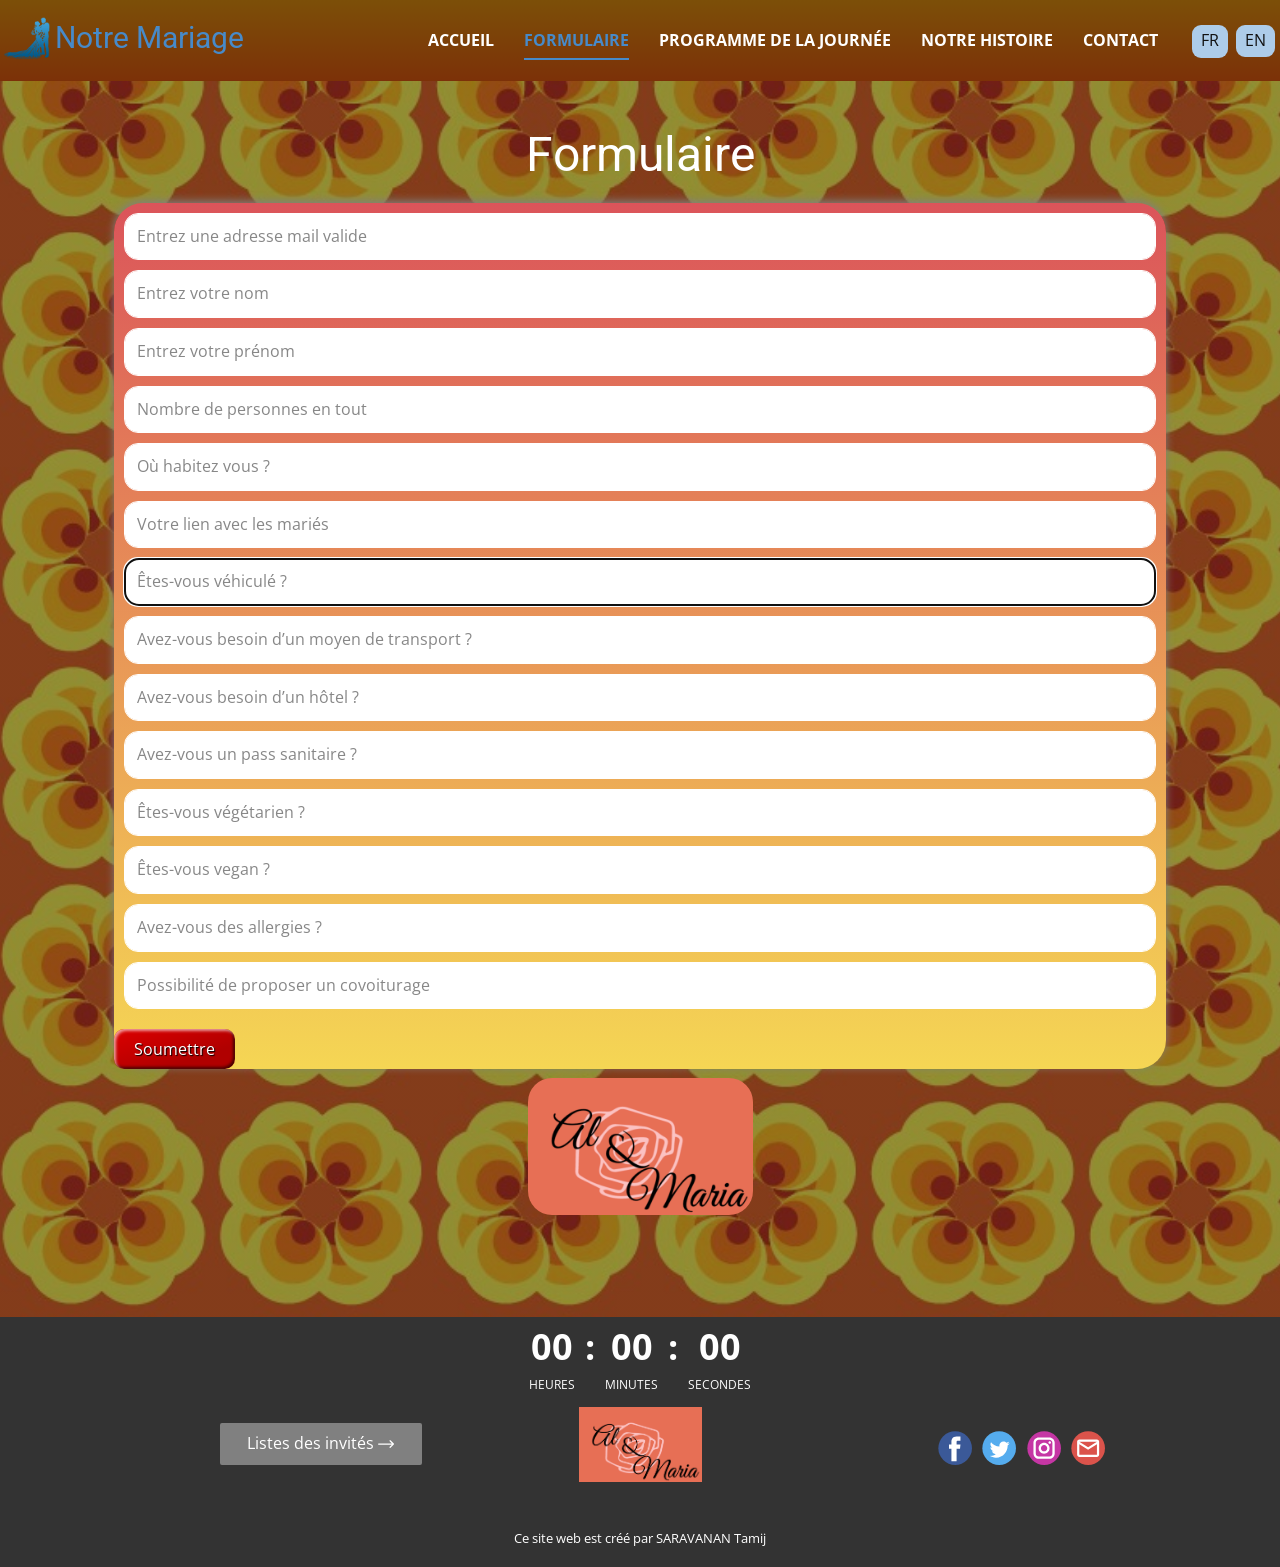
<file: Projet BUT_1/Semestre 1/SAE 1.05 - Recueil de besoins - SARAVANAN Tamij/Formulaire.html>
<!DOCTYPE html>
<html style="font-size: 16px;">
  <head>
    <meta name="viewport" content="width=device-width, initial-scale=1.0">
    <meta charset="utf-8">
    <meta name="keywords" content="Formulaire">
    <meta name="description" content="">
    <meta name="page_type" content="np-template-header-footer-from-plugin">
    <title>Formulaire</title>
    <link rel="stylesheet" href="page.css" media="screen">
<link rel="stylesheet" href="Formulaire.css" media="screen">
    <script class="u-script" type="text/javascript" src="jquery.js" defer=""></script>
    <script class="u-script" type="text/javascript" src="page.js" defer=""></script>
    <meta name="generator" content="Nicepage 4.3.0, nicepage.com">
    <link id="u-theme-google-font" rel="stylesheet" href="https://fonts.googleapis.com/css?family=Roboto:100,100i,300,300i,400,400i,500,500i,700,700i,900,900i|Open+Sans:300,300i,400,400i,600,600i,700,700i,800,800i">
    
    
    <script type="application/ld+json">{
		"@context": "http://schema.org",
		"@type": "Organization",
		"name": "",
		"logo": "images/pngegg.png",
		"sameAs": [
				"https://facebook.com",
				"https://twitter.com",
				"https://instagram.com",
				"mailto:al&maria@gmail.com"
		]
}</script>
    <meta name="theme-color" content="#478ac9">
    <meta name="twitter:site" content="@">
    <meta name="twitter:card" content="summary_large_image">
    <meta name="twitter:title" content="Formulaire">
    <meta name="twitter:description" content="">
    <meta property="og:title" content="Formulaire">
    <meta property="og:type" content="website">
  </head>
  <body class="u-body"><header class="u-align-right u-clearfix u-gradient u-header u-valign-middle-lg u-header" id="sec-88ec"><div class="u-clearfix u-sheet u-sheet-1">
        <a href="Accueil-.html" data-page-id="793000663" class="u-image u-logo u-image-1" data-image-width="505" data-image-height="503" title="Accueil">
          <img src="images/pngegg.png" class="u-logo-image u-logo-image-1">
        </a>
        <h3 class="u-headline u-hidden-xs u-text u-text-palette-1-base u-text-1">
          <a href="Accueil-.html">Notre Mariage</a>
        </h3>
        <nav class="u-align-left u-menu u-menu-dropdown u-offcanvas u-menu-1" data-responsive-from="MD">
          <div class="menu-collapse" style="font-size: 0.75rem; letter-spacing: 0px; font-weight: 700; text-transform: uppercase;">
            <a class="u-button-style u-custom-active-border-color u-custom-border u-custom-border-color u-custom-borders u-custom-color u-custom-hover-border-color u-custom-left-right-menu-spacing u-custom-padding-bottom u-custom-text-active-color u-custom-text-color u-custom-text-hover-color u-custom-top-bottom-menu-spacing u-nav-link u-text-palette-1-light-3" href="#" style="font-size: calc(1em + 8px);">
              <svg class="u-svg-link" preserveAspectRatio="xMidYMin slice" viewBox="0 0 302 302" style=""><use xmlns:xlink="http://www.w3.org/1999/xlink" xlink:href="#svg-8a8f"></use></svg>
              <svg xmlns="http://www.w3.org/2000/svg" xmlns:xlink="http://www.w3.org/1999/xlink" version="1.1" id="svg-8a8f" x="0px" y="0px" viewBox="0 0 302 302" style="enable-background:new 0 0 302 302;" xml:space="preserve" class="u-svg-content"><g><rect y="36" width="302" height="30"></rect><rect y="236" width="302" height="30"></rect><rect y="136" width="302" height="30"></rect>
</g><g></g><g></g><g></g><g></g><g></g><g></g><g></g><g></g><g></g><g></g><g></g><g></g><g></g><g></g><g></g></svg>
              <span> Menu</span>
            </a>
          </div>
          <div class="u-custom-menu u-nav-container">
            <ul class="u-nav u-spacing-30 u-unstyled u-nav-1"><li class="u-nav-item"><a class="u-border-2 u-border-active-palette-1-base u-border-hover-palette-1-base u-border-no-left u-border-no-right u-border-no-top u-button-style u-nav-link u-text-active-palette-1-base u-text-body-alt-color u-text-hover-palette-4-base" href="Accueil-.html" style="padding: 10px 0px;">Accueil </a>
</li><li class="u-nav-item"><a class="u-border-2 u-border-active-palette-1-base u-border-hover-palette-1-base u-border-no-left u-border-no-right u-border-no-top u-button-style u-nav-link u-text-active-palette-1-base u-text-body-alt-color u-text-hover-palette-4-base" href="Formulaire.html" style="padding: 10px 0px;">Formulaire</a>
</li><li class="u-nav-item"><a class="u-border-2 u-border-active-palette-1-base u-border-hover-palette-1-base u-border-no-left u-border-no-right u-border-no-top u-button-style u-nav-link u-text-active-palette-1-base u-text-body-alt-color u-text-hover-palette-4-base" href="Programme.html" style="padding: 10px 0px;">Programme de la journée</a>
</li><li class="u-nav-item"><a class="u-border-2 u-border-active-palette-1-base u-border-hover-palette-1-base u-border-no-left u-border-no-right u-border-no-top u-button-style u-nav-link u-text-active-palette-1-base u-text-body-alt-color u-text-hover-palette-4-base" href="Notre-Histoire.html" style="padding: 10px 0px;">Notre Histoire</a>
</li><li class="u-nav-item"><a class="u-border-2 u-border-active-palette-1-base u-border-hover-palette-1-base u-border-no-left u-border-no-right u-border-no-top u-button-style u-nav-link u-text-active-palette-1-base u-text-body-alt-color u-text-hover-palette-4-base" href="Contact.html" style="padding: 10px 0px;">Contact</a>
</li></ul>
          </div>
          <div class="u-custom-menu u-nav-container-collapse">
            <div class="u-align-center u-container-style u-custom-color-2 u-inner-container-layout u-opacity u-opacity-90 u-sidenav">
              <div class="u-inner-container-layout u-sidenav-overflow">
                <div class="u-menu-close"></div>
                <ul class="u-align-center u-nav u-popupmenu-items u-text-active-palette-4-base u-text-hover-palette-2-base u-unstyled u-nav-2"><li class="u-nav-item"><a class="u-button-style u-nav-link" href="Accueil-.html" style="padding: 10px 0px;">Accueil </a>
</li><li class="u-nav-item"><a class="u-button-style u-nav-link" href="Formulaire.html" style="padding: 10px 0px;">Formulaire</a>
</li><li class="u-nav-item"><a class="u-button-style u-nav-link" href="Programme.html" style="padding: 10px 0px;">Programme de la journée</a>
</li><li class="u-nav-item"><a class="u-button-style u-nav-link" href="Notre-Histoire.html" style="padding: 10px 0px;">Notre Histoire</a>
</li><li class="u-nav-item"><a class="u-button-style u-nav-link" href="Contact.html" style="padding: 10px 0px;">Contact</a>
</li></ul>
              </div>
            </div>
            <div class="u-menu-overlay u-opacity u-opacity-70 u-white"></div>
          </div>
        </nav>
        <a href="Form.html" data-page-id="793000663" class="u-border-none u-btn u-btn-round u-button-style u-palette-1-light-2 u-radius-9 u-btn-1">EN</a>
        <a href="Formulaire.html" data-page-id="793000663" class="u-border-none u-btn u-btn-round u-button-style u-palette-1-light-2 u-radius-9 u-btn-2">FR</a>
      </div></header>
    <section class="u-align-center u-clearfix u-image u-shading u-section-1" src="" data-image-width="1024" data-image-height="768" id="sec-9032">
      <div class="u-align-left u-clearfix u-sheet u-sheet-1">
        <h1 class="u-text u-text-default u-text-1" data-animation-name="slideIn" data-animation-duration="1000" data-animation-direction="Down">Formulaire</h1>
        <div class="u-form u-gradient u-radius-29 u-form-1">
          <form  action="Accueil-.html" method="POST" target="_BLANK"class="u-clearfix u-form-spacing-10 u-form-vertical u-inner-form" source="custom" name="form" style="padding: 10px;">
            <div class="u-form-email u-form-group">
              <label for="email-26fe" class="u-form-control-hidden u-label"></label>
              <input type="email" placeholder="Entrez une adresse mail valide" id="email-26fe" name="email" class="u-border-1 u-border-white u-input u-input-rectangle u-radius-14 u-white" required="">
            </div>
            <div class="u-form-group u-form-name">
              <label for="name-26fe" class="u-form-control-hidden u-label"></label>
              <input type="text" placeholder="Entrez votre nom" id="name-26fe" name="name" class="u-border-1 u-border-white u-input u-input-rectangle u-radius-14 u-white" required="">
            </div>
            <div class="u-form-group u-form-group-3">
              <label for="text-8f74" class="u-form-control-hidden u-label"></label>
              <input type="text" placeholder="Entrez votre prénom" id="text-8f74" name="text" class="u-border-1 u-border-white u-input u-input-rectangle u-radius-14 u-white">
            </div>
            <div class="u-form-group u-form-group-4">
              <label for="text-4580" class="u-form-control-hidden u-label"></label>
              <input type="text" placeholder="Nombre de personnes en tout" id="text-4580" name="text-1" class="u-border-1 u-border-white u-input u-input-rectangle u-radius-14 u-white">
            </div>
            <div class="u-form-group u-form-group-5">
              <label for="text-828b" class="u-form-control-hidden u-label"></label>
              <input type="text" placeholder="Où habitez vous ?" id="text-828b" name="text-2" class="u-border-1 u-border-white u-input u-input-rectangle u-radius-14 u-white">
            </div>
            <div class="u-form-group u-form-group-6">
              <label for="text-0b7b" class="u-form-control-hidden u-label"></label>
              <input type="text" placeholder="Votre lien avec les mariés" id="text-0b7b" name="text-3" class="u-border-1 u-border-white u-input u-input-rectangle u-radius-14 u-white">
            </div>
            <div class="u-list u-list-1">
              <div class="u-repeater u-repeater-1"></div>
            </div>
            <div class="u-form-group u-form-group-7">
              <label for="text-5671" class="u-form-control-hidden u-label"></label>
              <input type="text" placeholder="Êtes-vous véhiculé&nbsp;?" id="text-5671" name="text-6" class="u-border-1 u-border-white u-input u-input-rectangle u-radius-14 u-white" required="required" autofocus="autofocus">
            </div>
            <div class="u-form-group u-form-group-8">
              <label for="text-9018" class="u-form-control-hidden u-label"></label>
              <input type="text" placeholder="Avez-vous besoin d’un moyen de transport ?" id="text-9018" name="text-5" class="u-border-1 u-border-white u-input u-input-rectangle u-radius-14 u-white">
            </div>
            <div class="u-form-group u-form-group-9">
              <label for="text-c2e1" class="u-form-control-hidden u-label"></label>
              <input type="text" placeholder="Avez-vous besoin d’un hôtel ?" id="text-c2e1" name="text-7" class="u-border-1 u-border-white u-input u-input-rectangle u-radius-14 u-white">
            </div>
            <div class="u-form-group u-form-group-10">
              <label for="text-2454" class="u-form-control-hidden u-label"></label>
              <input type="text" placeholder="Avez-vous un pass sanitaire ?" id="text-2454" name="text-4" class="u-border-1 u-border-white u-input u-input-rectangle u-radius-14 u-white">
            </div>
            <div class="u-form-group u-form-group-11">
              <label for="text-510c" class="u-form-control-hidden u-label"></label>
              <input type="text" placeholder="Êtes-vous végétarien ?" id="text-510c" name="text-8" class="u-border-1 u-border-white u-input u-input-rectangle u-radius-14 u-white">
            </div>
            <div class="u-form-group u-form-group-12">
              <label for="text-0925" class="u-form-control-hidden u-label"></label>
              <input type="text" placeholder="Êtes-vous vegan&nbsp;?" id="text-0925" name="text-9" class="u-border-1 u-border-white u-input u-input-rectangle u-radius-14 u-white">
            </div>
            <div class="u-form-group u-form-group-13">
              <label for="text-ad55" class="u-form-control-hidden u-label"></label>
              <input type="text" placeholder="Avez-vous des allergies ?" id="text-ad55" name="text-10" class="u-border-1 u-border-white u-input u-input-rectangle u-radius-14 u-white">
            </div>
            <div class="u-form-group u-form-group-14">
              <label for="text-971a" class="u-form-control-hidden u-label"></label>
              <input type="text" placeholder="Possibilité de proposer un covoiturage" id="text-971a" name="text-11" class="u-border-1 u-border-white u-input u-input-rectangle u-radius-14 u-white">
            </div>
          </form>
          <a href="Fr.pdf" target="_blank"><input type="submit" class="styled" value="Soumettre"></a>
        </div>
        <img class="u-image u-image-round u-radius-24 u-image-1" src="images/Capturedecran2021-12-29a18.46.27.png" alt="" data-image-width="1100" data-image-height="668">
      </div>
    </section>
    
    
    <footer class="u-clearfix u-footer u-grey-80" id="sec-cdf2"><div class="u-clearfix u-sheet u-sheet-1">
        <div class="u-countdown u-countdown-1" data-timer-id="fc0f" data-type="to-date" data-target-date="Sat, 12 Mar 2022 13:00:50 GMT" data-for="everyone" data-direction="down" data-time-left="750m" data-target-number="100" data-start-time="Fri Dec 31 2021 18:04:52 GMT+0100 (CET)" data-frequency="1s" data-after-count="none" data-redirect-url="https://">
          <div class="u-countdown-wrapper u-spacing-20">
            <div class="u-countdown-item u-countdown-years u-hidden u-spacing-10 u-countdown-item-1">
              <div class="u-countdown-counter u-countdown-counter-1"><div class="u-countdown-number">0</div><div class="u-countdown-number u-hidden">0</div></div>
              <div class="u-countdown-label u-countdown-label-1">Years</div>
            </div>
            <div class="u-countdown-separator u-hidden u-countdown-separator-1">:</div>
            <div class="u-countdown-days u-countdown-item u-spacing-10 u-countdown-item-2">
              <div class="u-countdown-counter u-countdown-counter-2"><div class="u-countdown-number">5</div><div class="u-countdown-number">1</div><div class="u-countdown-number u-hidden">0</div></div>
              <div class="u-countdown-label u-countdown-label-2">Jours</div>
            </div>
            <div class="u-countdown-separator u-countdown-separator-2">:</div>
            <div class="u-countdown-hours u-countdown-item u-spacing-10 u-countdown-item-3">
              <div class="u-countdown-counter u-countdown-counter-3"><div class="u-countdown-number">1</div><div class="u-countdown-number">9</div></div>
              <div class="u-countdown-label u-countdown-label-3">Heures</div>
            </div>
            <div class="u-countdown-separator u-countdown-separator-3">:</div>
            <div class="u-countdown-item u-countdown-minutes u-spacing-10 u-countdown-item-4">
              <div class="u-countdown-counter u-countdown-counter-4"><div class="u-countdown-number">0</div><div class="u-countdown-number">9</div></div>
              <div class="u-countdown-label u-countdown-label-4">Minutes</div>
            </div>
            <div class="u-countdown-separator u-countdown-separator-4">:</div>
            <div class="u-countdown-item u-countdown-seconds u-spacing-10 u-countdown-item-5">
              <div class="u-countdown-counter u-countdown-counter-5"><div class="u-countdown-number">3</div><div class="u-countdown-number">6</div></div>
              <div class="u-countdown-label u-countdown-label-5">Secondes</div>
            </div>
            <div class="u-countdown-separator u-hidden u-countdown-separator-5">:</div>
            <div class="u-countdown-item u-countdown-numbers u-hidden u-spacing-10 u-countdown-item-6">
              <div class="u-countdown-counter u-countdown-counter-6"><div class="u-countdown-number">0</div><div class="u-countdown-number">0</div></div>
              <div class="u-countdown-label u-countdown-label-6">Items</div>
            </div>
          </div>
          <div class="u-countdown-message u-hidden">
            <p>Sorry, the time is up.</p>
          </div>
        </div>
        <a href="Accueil-.html" data-page-id="793000663" class="u-image u-logo u-image-1" data-image-width="1100" data-image-height="668" title="Accueil">
          <img src="images/Capturedecran2021-12-29a18.46.27.png" class="u-logo-image u-logo-image-1">
        </a>
        <a href="liste.html" class="u-border-none u-btn u-btn-round u-button-style u-grey-50 u-hover-palette-1-base u-radius-2 u-btn-1">Listes des invités&nbsp;<span class="u-icon u-text-white"><svg class="u-svg-content" viewBox="0 0 512 512" x="0px" y="0px" style="width: 1em; height: 1em;"><path d="M506.134,241.843c-0.006-0.006-0.011-0.013-0.018-0.019l-104.504-104c-7.829-7.791-20.492-7.762-28.285,0.068 c-7.792,7.829-7.762,20.492,0.067,28.284L443.558,236H20c-11.046,0-20,8.954-20,20c0,11.046,8.954,20,20,20h423.557 l-70.162,69.824c-7.829,7.792-7.859,20.455-0.067,28.284c7.793,7.831,20.457,7.858,28.285,0.068l104.504-104 c0.006-.006,0.011-.013,0.018-.019C513.968,262.339,513.943,249.635,506.134,241.843z"></path></svg><img></span>
        </a>
        <div class="u-social-icons u-spacing-10 u-social-icons-1">
          <a class="u-social-url" title="facebook" target="_blank" href="https://facebook.com"><span class="u-icon u-social-facebook u-social-icon u-icon-2"><svg class="u-svg-link" preserveAspectRatio="xMidYMin slice" viewBox="0 0 112 112" style=""><use xmlns:xlink="http://www.w3.org/1999/xlink" xlink:href="#svg-a511"></use></svg><svg class="u-svg-content" viewBox="0 0 112 112" x="0" y="0" id="svg-a511"><circle fill="currentColor" cx="56.1" cy="56.1" r="55"></circle><path fill="#FFFFFF" d="M73.5,31.6h-9.1c-1.4,0-3.6,0.8-3.6,3.9v8.5h12.6L72,58.3H60.8v40.8H43.9V58.3h-8V43.9h8v-9.2
            c0-6.7,3.1-17,17-17h12.5v13.9H73.5z"></path></svg></span>
          </a>
          <a class="u-social-url" title="twitter" target="_blank" href="https://twitter.com"><span class="u-icon u-social-icon u-social-twitter u-icon-3"><svg class="u-svg-link" preserveAspectRatio="xMidYMin slice" viewBox="0 0 112 112" style=""><use xmlns:xlink="http://www.w3.org/1999/xlink" xlink:href="#svg-7c62"></use></svg><svg class="u-svg-content" viewBox="0 0 112 112" x="0" y="0" id="svg-7c62"><circle fill="currentColor" class="st0" cx="56.1" cy="56.1" r="55"></circle><path fill="#FFFFFF" d="M83.8,47.3c0,0.6,0,1.2,0,1.7c0,17.7-13.5,38.2-38.2,38.2C38,87.2,31,85,25,81.2c1,0.1,2.1,0.2,3.2,0.2
            c6.3,0,12.1-2.1,16.7-5.7c-5.9-0.1-10.8-4-12.5-9.3c0.8,0.2,1.7,0.2,2.5,0.2c1.2,0,2.4-0.2,3.5-0.5c-6.1-1.2-10.8-6.7-10.8-13.1
            c0-0.1,0-0.1,0-0.2c1.8,1,3.9,1.6,6.1,1.7c-3.6-2.4-6-6.5-6-11.2c0-2.5,0.7-4.8,1.8-6.7c6.6,8.1,16.5,13.5,27.6,14
            c-0.2-1-0.3-2-0.3-3.1c0-7.4,6-13.4,13.4-13.4c3.9,0,7.3,1.6,9.8,4.2c3.1-0.6,5.9-1.7,8.5-3.3c-1,3.1-3.1,5.8-5.9,7.4
            c2.7-0.3,5.3-1,7.7-2.1C88.7,43,86.4,45.4,83.8,47.3z"></path></svg></span>
          </a>
          <a class="u-social-url" title="instagram" target="_blank" href="https://instagram.com"><span class="u-icon u-social-icon u-social-instagram u-icon-4"><svg class="u-svg-link" preserveAspectRatio="xMidYMin slice" viewBox="0 0 112 112" style=""><use xmlns:xlink="http://www.w3.org/1999/xlink" xlink:href="#svg-802d"></use></svg><svg class="u-svg-content" viewBox="0 0 112 112" x="0" y="0" id="svg-802d"><circle fill="currentColor" cx="56.1" cy="56.1" r="55"></circle><path fill="#FFFFFF" d="M55.9,38.2c-9.9,0-17.9,8-17.9,17.9C38,66,46,74,55.9,74c9.9,0,17.9-8,17.9-17.9C73.8,46.2,65.8,38.2,55.9,38.2
            z M55.9,66.4c-5.7,0-10.3-4.6-10.3-10.3c-0.1-5.7,4.6-10.3,10.3-10.3c5.7,0,10.3,4.6,10.3,10.3C66.2,61.8,61.6,66.4,55.9,66.4z"></path><path fill="#FFFFFF" d="M74.3,33.5c-2.3,0-4.2,1.9-4.2,4.2s1.9,4.2,4.2,4.2s4.2-1.9,4.2-4.2S76.6,33.5,74.3,33.5z"></path><path fill="#FFFFFF" d="M73.1,21.3H38.6c-9.7,0-17.5,7.9-17.5,17.5v34.5c0,9.7,7.9,17.6,17.5,17.6h34.5c9.7,0,17.5-7.9,17.5-17.5V38.8
            C90.6,29.1,82.7,21.3,73.1,21.3z M83,73.3c0,5.5-4.5,9.9-9.9,9.9H38.6c-5.5,0-9.9-4.5-9.9-9.9V38.8c0-5.5,4.5-9.9,9.9-9.9h34.5
            c5.5,0,9.9,4.5,9.9,9.9V73.3z"></path></svg></span>
          </a>
          <a class="u-social-url" target="_blank" data-type="Email" title="Email" href="mailto:al&amp;maria@gmail.com"><span class="u-icon u-social-email u-social-icon u-icon-5"><svg class="u-svg-link" preserveAspectRatio="xMidYMin slice" viewBox="0 0 112 112" style=""><use xmlns:xlink="http://www.w3.org/1999/xlink" xlink:href="#svg-6f9b"></use></svg><svg class="u-svg-content" viewBox="0 0 112 112" x="0" y="0" id="svg-6f9b"><circle fill="currentColor" cx="56.1" cy="56.1" r="55"></circle><path id="path3864" fill="#FFFFFF" d="M27.2,28h57.6c4,0,7.2,3.2,7.2,7.2l0,0v42.7c0,3.9-3.2,7.2-7.2,7.2l0,0H27.2
	c-4,0-7.2-3.2-7.2-7.2V35.2C20,31.1,23.2,28,27.2,28 M56,52.9l28.8-17.8H27.2L56,52.9 M27.2,77.7h57.6V43.5L56,61.3L27.2,43.5V77.7z
	"></path></svg></span>
          </a>
        </div>
      </div></footer>
    <section class="u-backlink u-clearfix u-grey-80">
        <span>Ce site web est créé par SARAVANAN Tamij</span>
    </section>
  </body>
</html>
</file>
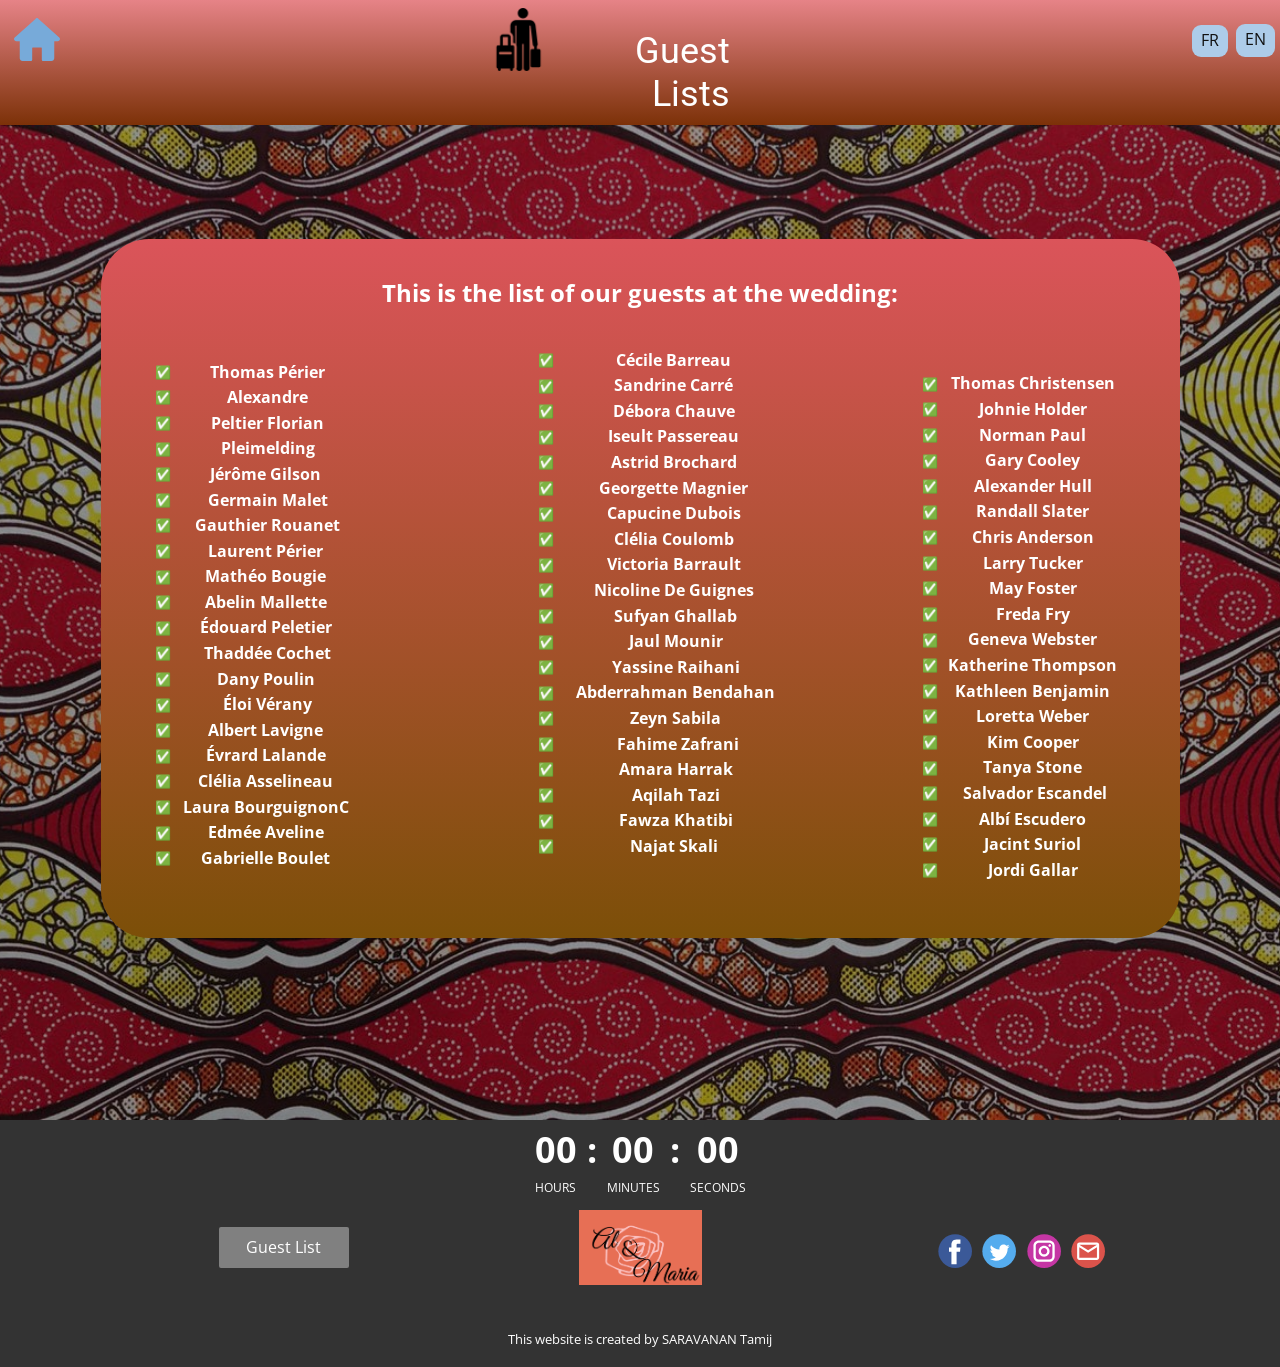
<file: Projet BUT_1/Semestre 1/SAE 1.05 - Recueil de besoins - SARAVANAN Tamij/guest.html>
<!DOCTYPE html>
<html style="font-size: 16px;">
  <head>
    <meta name="viewport" content="width=device-width, initial-scale=1.0">
    <meta charset="utf-8">
    <meta name="keywords" content="INTUITIVE">
    <meta name="description" content="">
    <meta name="page_type" content="np-template-header-footer-from-plugin">
    <title>Guest lists</title>
    <link rel="stylesheet" href="nicepage.css" media="screen">
<link rel="stylesheet" href="guest.css" media="screen">
    <script class="u-script" type="text/javascript" src="jquery1.js" defer=""></script>
    <script class="u-script" type="text/javascript" src="nicepage.js" defer=""></script>
    <meta name="generator" content="Nicepage 4.3.0, nicepage.com">
    <link id="u-theme-google-font" rel="stylesheet" href="https://fonts.googleapis.com/css?family=Roboto:100,100i,300,300i,400,400i,500,500i,700,700i,900,900i|Open+Sans:300,300i,400,400i,600,600i,700,700i,800,800i">
    
    
    <script type="application/ld+json">{
		"@context": "http://schema.org",
		"@type": "Organization",
		"name": "",
		"logo": "images/Capturedecran2021-12-29a18.46.27.png",
		"sameAs": [
				"https://facebook.com",
				"https://twitter.com",
				"https://instagram.com",
				"mailto:al&maria@gmail.com"
		]
}</script>
    <meta name="theme-color" content="#478ac9">
    <meta name="twitter:site" content="@">
    <meta name="twitter:card" content="summary_large_image">
    <meta name="twitter:title" content="liste des invités">
    <meta name="twitter:description" content="">
    <meta property="og:title" content="liste des invités">
    <meta property="og:type" content="website">
  </head>
  <body class="u-body"><header class="u-align-right u-clearfix u-gradient u-header u-sticky u-valign-middle-lg u-header" id="sec-88ec"><div class="u-clearfix u-sheet u-valign-middle-xl u-sheet-1">
        <img class="u-image u-image-default u-preserve-proportions u-image-1" src="images/pngegg1.png" alt="" data-image-width="512" data-image-height="512" data-href="guest.html">
        <div class="u-shape u-shape-svg u-text-palette-1-light-1 u-shape-1" data-href="Home.html" data-page-id="793000663">
          <svg class="u-svg-link" preserveAspectRatio="none" viewBox="0 0 160 160" style=""><use xmlns:xlink="http://www.w3.org/1999/xlink" xlink:href="#svg-5828"></use></svg>
          <svg class="u-svg-content" viewBox="0 0 160 160" x="0px" y="0px" id="svg-5828"><path d="M157.5,72.3l-74-70.9c-1.9-1.9-5-1.9-6.9,0l-74.1,71C0.9,74,0,76.1,0,78.3c0,4.6,3.7,8.3,8.3,8.3H20V150c0,5.5,4.5,10,10,10
	h28.3c2.8,0,5-2.2,5-5v-43.3c0-0.9,0.7-1.7,1.7-1.7h30c0.9,0,1.7,0.8,1.7,1.7V155c0,2.8,2.2,5,5,5H130c5.5,0,10-4.5,10-10V86.7h11.7
	c4.6,0,8.3-3.7,8.3-8.3C160,76.1,159.1,74,157.5,72.3z"></path></svg>
        </div>
        <a href="guest.html" class="u-border-none u-btn u-btn-round u-button-style u-palette-1-light-2 u-radius-9 u-btn-1">EN</a>
        <a href="liste.html" class="u-border-none u-btn u-btn-round u-button-style u-palette-1-light-2 u-radius-9 u-btn-2">FR</a>
        <h3 class="u-headline u-text u-text-body-alt-color u-text-1">
          <a href="guest.html">Guest Lists<br>
          </a>
        </h3>
      </div></header>
    <section class="u-align-left u-clearfix u-image u-shading u-section-1" src="" data-image-width="1600" data-image-height="900" id="sec-84e7">
      <div class="u-clearfix u-sheet u-sheet-1">
        <div class="u-container-style u-expanded-width-sm u-expanded-width-xs u-gradient u-group u-radius-48 u-shape-round u-group-1">
          <div class="u-container-layout u-container-layout-1">
            <p class="u-align-center u-text u-text-body-alt-color u-text-1">This is the list of our guests at the wedding:</p>
            <ul class="u-align-center u-custom-list u-text u-text-body-alt-color u-text-2">
              <li>
                <div class="u-list-icon">
                  <div xmlns="http://www.w3.org/2000/svg" xmlns:xlink="http://www.w3.org/1999/xlink" version="1.1" xml:space="preserve" class="u-svg-content">✅</div>
                </div>Cécile
Barreau&nbsp;
              </li>
              <li>
                <div class="u-list-icon">
                  <div xmlns="http://www.w3.org/2000/svg" xmlns:xlink="http://www.w3.org/1999/xlink" version="1.1" xml:space="preserve" class="u-svg-content">✅</div>
                </div>Sandrine
Carré&nbsp;
              </li>
              <li>
                <div class="u-list-icon">
                  <div xmlns="http://www.w3.org/2000/svg" xmlns:xlink="http://www.w3.org/1999/xlink" version="1.1" xml:space="preserve" class="u-svg-content">✅</div>
                </div>Débora
Chauve&nbsp;
              </li>
              <li>
                <div class="u-list-icon">
                  <div xmlns="http://www.w3.org/2000/svg" xmlns:xlink="http://www.w3.org/1999/xlink" version="1.1" xml:space="preserve" class="u-svg-content">✅</div>
                </div>Iseult
Passereau&nbsp;
              </li>
              <li>
                <div class="u-list-icon">
                  <div xmlns="http://www.w3.org/2000/svg" xmlns:xlink="http://www.w3.org/1999/xlink" version="1.1" xml:space="preserve" class="u-svg-content">✅</div>
                </div>Astrid
Brochard&nbsp;
              </li>
              <li>
                <div class="u-list-icon">
                  <div xmlns="http://www.w3.org/2000/svg" xmlns:xlink="http://www.w3.org/1999/xlink" version="1.1" xml:space="preserve" class="u-svg-content">✅</div>
                </div>Georgette
Magnier&nbsp;
              </li>
              <li>
                <div class="u-list-icon">
                  <div xmlns="http://www.w3.org/2000/svg" xmlns:xlink="http://www.w3.org/1999/xlink" version="1.1" xml:space="preserve" class="u-svg-content">✅</div>
                </div>Capucine
Dubois&nbsp;
              </li>
              <li>
                <div class="u-list-icon">
                  <div xmlns="http://www.w3.org/2000/svg" xmlns:xlink="http://www.w3.org/1999/xlink" version="1.1" xml:space="preserve" class="u-svg-content">✅</div>
                </div>Clélia
Coulomb&nbsp;
              </li>
              <li>
                <div class="u-list-icon">
                  <div xmlns="http://www.w3.org/2000/svg" xmlns:xlink="http://www.w3.org/1999/xlink" version="1.1" xml:space="preserve" class="u-svg-content">✅</div>
                </div>Victoria
Barrault&nbsp;
              </li>
              <li>
                <div class="u-list-icon">
                  <div xmlns="http://www.w3.org/2000/svg" xmlns:xlink="http://www.w3.org/1999/xlink" version="1.1" xml:space="preserve" class="u-svg-content">✅</div>
                </div>Nicoline
De Guignes&nbsp;
              </li>
              <li>
                <div class="u-list-icon">
                  <div xmlns="http://www.w3.org/2000/svg" xmlns:xlink="http://www.w3.org/1999/xlink" version="1.1" xml:space="preserve" class="u-svg-content">✅</div>
                </div>Sufyan
Ghallab<br>
              </li>
              <li>
                <div class="u-list-icon">
                  <div xmlns="http://www.w3.org/2000/svg" xmlns:xlink="http://www.w3.org/1999/xlink" version="1.1" xml:space="preserve" class="u-svg-content">✅</div>
                </div> Jaul Mounir<br>
              </li>
              <li>
                <div class="u-list-icon">
                  <div xmlns="http://www.w3.org/2000/svg" xmlns:xlink="http://www.w3.org/1999/xlink" version="1.1" xml:space="preserve" class="u-svg-content">✅</div>
                </div>Yassine Raihani
              </li>
              <li>
                <div class="u-list-icon">
                  <div xmlns="http://www.w3.org/2000/svg" xmlns:xlink="http://www.w3.org/1999/xlink" version="1.1" xml:space="preserve" class="u-svg-content">✅</div>
                </div>Abderrahman Bendahan
              </li>
              <li>
                <div class="u-list-icon">
                  <div xmlns="http://www.w3.org/2000/svg" xmlns:xlink="http://www.w3.org/1999/xlink" version="1.1" xml:space="preserve" class="u-svg-content">✅</div>
                </div>Zeyn Sabila
              </li>
              <li>
                <div class="u-list-icon">
                  <div xmlns="http://www.w3.org/2000/svg" xmlns:xlink="http://www.w3.org/1999/xlink" version="1.1" xml:space="preserve" class="u-svg-content">✅</div>
                </div>&nbsp;Fahime
Zafrani
              </li>
              <li>
                <div class="u-list-icon">
                  <div xmlns="http://www.w3.org/2000/svg" xmlns:xlink="http://www.w3.org/1999/xlink" version="1.1" xml:space="preserve" class="u-svg-content">✅</div>
                </div>Amara Harrak
              </li>
              <li>
                <div class="u-list-icon">
                  <div xmlns="http://www.w3.org/2000/svg" xmlns:xlink="http://www.w3.org/1999/xlink" version="1.1" xml:space="preserve" class="u-svg-content">✅</div>
                </div>Aqilah Tazi
              </li>
              <li>
                <div class="u-list-icon">
                  <div xmlns="http://www.w3.org/2000/svg" xmlns:xlink="http://www.w3.org/1999/xlink" version="1.1" xml:space="preserve" class="u-svg-content">✅</div>
                </div>Fawza Khatibi
              </li>
              <li>
                <div class="u-list-icon">
                  <div xmlns="http://www.w3.org/2000/svg" xmlns:xlink="http://www.w3.org/1999/xlink" version="1.1" xml:space="preserve" class="u-svg-content">✅</div>
                </div>Najat
Skali&nbsp;
              </li>
            </ul>
            <ul class="u-align-center u-custom-list u-text u-text-body-alt-color u-text-3">
              <li>
                <div class="u-list-icon">
                  <div xmlns="http://www.w3.org/2000/svg" xmlns:xlink="http://www.w3.org/1999/xlink" version="1.1" xml:space="preserve" class="u-svg-content">✅</div>
                </div>Thomas
Périer
              </li>
              <li>
                <div class="u-list-icon">
                  <div xmlns="http://www.w3.org/2000/svg" xmlns:xlink="http://www.w3.org/1999/xlink" version="1.1" xml:space="preserve" class="u-svg-content">✅</div>
                </div>Alexandre
              </li>
              <li>
                <div class="u-list-icon">
                  <div xmlns="http://www.w3.org/2000/svg" xmlns:xlink="http://www.w3.org/1999/xlink" version="1.1" xml:space="preserve" class="u-svg-content">✅</div>
                </div>Peltier
Florian
              </li>
              <li>
                <div class="u-list-icon">
                  <div xmlns="http://www.w3.org/2000/svg" xmlns:xlink="http://www.w3.org/1999/xlink" version="1.1" xml:space="preserve" class="u-svg-content">✅</div>
                </div>Pleimelding
              </li>
              <li>
                <div class="u-list-icon">
                  <div xmlns="http://www.w3.org/2000/svg" xmlns:xlink="http://www.w3.org/1999/xlink" version="1.1" xml:space="preserve" class="u-svg-content">✅</div>
                </div>Jérôme
Gilson&nbsp;
              </li>
              <li>
                <div class="u-list-icon">
                  <div xmlns="http://www.w3.org/2000/svg" xmlns:xlink="http://www.w3.org/1999/xlink" version="1.1" xml:space="preserve" class="u-svg-content">✅</div>
                </div>Germain
Malet
              </li>
              <li>
                <div class="u-list-icon">
                  <div xmlns="http://www.w3.org/2000/svg" xmlns:xlink="http://www.w3.org/1999/xlink" version="1.1" xml:space="preserve" class="u-svg-content">✅</div>
                </div>Gauthier Rouanet
              </li>
              <li>
                <div class="u-list-icon">
                  <div xmlns="http://www.w3.org/2000/svg" xmlns:xlink="http://www.w3.org/1999/xlink" version="1.1" xml:space="preserve" class="u-svg-content">✅</div>
                </div>Laurent
Périer&nbsp;
              </li>
              <li>
                <div class="u-list-icon">
                  <div xmlns="http://www.w3.org/2000/svg" xmlns:xlink="http://www.w3.org/1999/xlink" version="1.1" xml:space="preserve" class="u-svg-content">✅</div>
                </div>Mathéo
Bougie&nbsp;
              </li>
              <li>
                <div class="u-list-icon">
                  <div xmlns="http://www.w3.org/2000/svg" xmlns:xlink="http://www.w3.org/1999/xlink" version="1.1" xml:space="preserve" class="u-svg-content">✅</div>
                </div>Abelin
Mallette&nbsp;
              </li>
              <li>
                <div class="u-list-icon">
                  <div xmlns="http://www.w3.org/2000/svg" xmlns:xlink="http://www.w3.org/1999/xlink" version="1.1" xml:space="preserve" class="u-svg-content">✅</div>
                </div>Édouard Peletier&nbsp;
              </li>
              <li>
                <div class="u-list-icon">
                  <div xmlns="http://www.w3.org/2000/svg" xmlns:xlink="http://www.w3.org/1999/xlink" version="1.1" xml:space="preserve" class="u-svg-content">✅</div>
                </div>Thaddée Cochet
              </li>
              <li>
                <div class="u-list-icon">
                  <div xmlns="http://www.w3.org/2000/svg" xmlns:xlink="http://www.w3.org/1999/xlink" version="1.1" xml:space="preserve" class="u-svg-content">✅</div>
                </div>Dany
Poulin&nbsp;
              </li>
              <li>
                <div class="u-list-icon">
                  <div xmlns="http://www.w3.org/2000/svg" xmlns:xlink="http://www.w3.org/1999/xlink" version="1.1" xml:space="preserve" class="u-svg-content">✅</div>
                </div>Éloi Vérany
              </li>
              <li>
                <div class="u-list-icon">
                  <div xmlns="http://www.w3.org/2000/svg" xmlns:xlink="http://www.w3.org/1999/xlink" version="1.1" xml:space="preserve" class="u-svg-content">✅</div>
                </div>Albert
Lavigne&nbsp;<br>
              </li>
              <li>
                <div class="u-list-icon">
                  <div xmlns="http://www.w3.org/2000/svg" xmlns:xlink="http://www.w3.org/1999/xlink" version="1.1" xml:space="preserve" class="u-svg-content">✅</div>
                </div>Évrard
Lalande&nbsp;<br>
              </li>
              <li>
                <div class="u-list-icon">
                  <div xmlns="http://www.w3.org/2000/svg" xmlns:xlink="http://www.w3.org/1999/xlink" version="1.1" xml:space="preserve" class="u-svg-content">✅</div>
                </div>Clélia
Asselineau&nbsp;<br>
              </li>
              <li>
                <div class="u-list-icon">
                  <div xmlns="http://www.w3.org/2000/svg" xmlns:xlink="http://www.w3.org/1999/xlink" version="1.1" xml:space="preserve" class="u-svg-content">✅</div>
                </div>Laura
BourguignonC&nbsp;<br>
              </li>
              <li>
                <div class="u-list-icon">
                  <div xmlns="http://www.w3.org/2000/svg" xmlns:xlink="http://www.w3.org/1999/xlink" version="1.1" xml:space="preserve" class="u-svg-content">✅</div>
                </div>Edmée
Aveline&nbsp;<br>
              </li>
              <li>
                <div class="u-list-icon">
                  <div xmlns="http://www.w3.org/2000/svg" xmlns:xlink="http://www.w3.org/1999/xlink" version="1.1" xml:space="preserve" class="u-svg-content">✅</div>
                </div>Gabrielle
Boulet&nbsp;<br>
              </li>
            </ul>
            <ul class="u-align-center u-custom-list u-text u-text-body-alt-color u-text-4">
              <li>
                <div class="u-list-icon">
                  <div xmlns="http://www.w3.org/2000/svg" xmlns:xlink="http://www.w3.org/1999/xlink" version="1.1" xml:space="preserve" class="u-svg-content">✅</div>
                </div>Thomas
Christensen&nbsp;
              </li>
              <li>
                <div class="u-list-icon">
                  <div xmlns="http://www.w3.org/2000/svg" xmlns:xlink="http://www.w3.org/1999/xlink" version="1.1" xml:space="preserve" class="u-svg-content">✅</div>
                </div>Johnie
Holder&nbsp;
              </li>
              <li>
                <div class="u-list-icon">
                  <div xmlns="http://www.w3.org/2000/svg" xmlns:xlink="http://www.w3.org/1999/xlink" version="1.1" xml:space="preserve" class="u-svg-content">✅</div>
                </div>Norman
Paul&nbsp;
              </li>
              <li>
                <div class="u-list-icon">
                  <div xmlns="http://www.w3.org/2000/svg" xmlns:xlink="http://www.w3.org/1999/xlink" version="1.1" xml:space="preserve" class="u-svg-content">✅</div>
                </div>Gary
Cooley&nbsp;
              </li>
              <li>
                <div class="u-list-icon">
                  <div xmlns="http://www.w3.org/2000/svg" xmlns:xlink="http://www.w3.org/1999/xlink" version="1.1" xml:space="preserve" class="u-svg-content">✅</div>
                </div>Alexander
Hull&nbsp;
              </li>
              <li>
                <div class="u-list-icon">
                  <div xmlns="http://www.w3.org/2000/svg" xmlns:xlink="http://www.w3.org/1999/xlink" version="1.1" xml:space="preserve" class="u-svg-content">✅</div>
                </div>Randall
Slater&nbsp;
              </li>
              <li>
                <div class="u-list-icon">
                  <div xmlns="http://www.w3.org/2000/svg" xmlns:xlink="http://www.w3.org/1999/xlink" version="1.1" xml:space="preserve" class="u-svg-content">✅</div>
                </div>Chris
Anderson&nbsp;
              </li>
              <li>
                <div class="u-list-icon">
                  <div xmlns="http://www.w3.org/2000/svg" xmlns:xlink="http://www.w3.org/1999/xlink" version="1.1" xml:space="preserve" class="u-svg-content">✅</div>
                </div>Larry
Tucker&nbsp;
              </li>
              <li>
                <div class="u-list-icon">
                  <div xmlns="http://www.w3.org/2000/svg" xmlns:xlink="http://www.w3.org/1999/xlink" version="1.1" xml:space="preserve" class="u-svg-content">✅</div>
                </div>May
Foster&nbsp;
              </li>
              <li>
                <div class="u-list-icon">
                  <div xmlns="http://www.w3.org/2000/svg" xmlns:xlink="http://www.w3.org/1999/xlink" version="1.1" xml:space="preserve" class="u-svg-content">✅</div>
                </div>Freda
Fry&nbsp;
              </li>
              <li>
                <div class="u-list-icon">
                  <div xmlns="http://www.w3.org/2000/svg" xmlns:xlink="http://www.w3.org/1999/xlink" version="1.1" xml:space="preserve" class="u-svg-content">✅</div>
                </div>Geneva
Webster&nbsp;
              </li>
              <li>
                <div class="u-list-icon">
                  <div xmlns="http://www.w3.org/2000/svg" xmlns:xlink="http://www.w3.org/1999/xlink" version="1.1" xml:space="preserve" class="u-svg-content">✅</div>
                </div>Katherine
Thompson&nbsp;
              </li>
              <li>
                <div class="u-list-icon">
                  <div xmlns="http://www.w3.org/2000/svg" xmlns:xlink="http://www.w3.org/1999/xlink" version="1.1" xml:space="preserve" class="u-svg-content">✅</div>
                </div>Kathleen
Benjamin&nbsp;
              </li>
              <li>
                <div class="u-list-icon">
                  <div xmlns="http://www.w3.org/2000/svg" xmlns:xlink="http://www.w3.org/1999/xlink" version="1.1" xml:space="preserve" class="u-svg-content">✅</div>
                </div>Loretta
Weber&nbsp;
              </li>
              <li>
                <div class="u-list-icon">
                  <div xmlns="http://www.w3.org/2000/svg" xmlns:xlink="http://www.w3.org/1999/xlink" version="1.1" xml:space="preserve" class="u-svg-content">✅</div>
                </div>Kim
Cooper&nbsp;
              </li>
              <li>
                <div class="u-list-icon">
                  <div xmlns="http://www.w3.org/2000/svg" xmlns:xlink="http://www.w3.org/1999/xlink" version="1.1" xml:space="preserve" class="u-svg-content">✅</div>
                </div>Tanya
Stone&nbsp;
              </li>
              <li>
                <div class="u-list-icon">
                  <div xmlns="http://www.w3.org/2000/svg" xmlns:xlink="http://www.w3.org/1999/xlink" version="1.1" xml:space="preserve" class="u-svg-content">✅</div>
                </div>Salvador
Escandel
              </li>
              <li>
                <div class="u-list-icon">
                  <div xmlns="http://www.w3.org/2000/svg" xmlns:xlink="http://www.w3.org/1999/xlink" version="1.1" xml:space="preserve" class="u-svg-content">✅</div>
                </div> Albí
Escudero&nbsp;
              </li>
              <li>
                <div class="u-list-icon">
                  <div xmlns="http://www.w3.org/2000/svg" xmlns:xlink="http://www.w3.org/1999/xlink" version="1.1" xml:space="preserve" class="u-svg-content">✅</div>
                </div>Jacint
Suriol&nbsp;
              </li>
              <li>
                <div class="u-list-icon">
                  <div xmlns="http://www.w3.org/2000/svg" xmlns:xlink="http://www.w3.org/1999/xlink" version="1.1" xml:space="preserve" class="u-svg-content">✅</div>
                </div>Jordi
Gallar&nbsp;<br>
              </li>
            </ul>
          </div>
        </div>
      </div>
    </section>
    
    
    <footer class="u-clearfix u-footer u-grey-80" id="sec-cdf2"><div class="u-clearfix u-sheet u-sheet-1">
        <div class="u-countdown u-countdown-1" data-timer-id="fc0f" data-type="to-date" data-target-date="Sat, 12 Mar 2022 13:00:50 GMT" data-for="everyone" data-direction="down" data-time-left="750m" data-target-number="100" data-start-time="Fri Dec 31 2021 18:04:52 GMT+0100 (CET)" data-frequency="1s" data-after-count="none" data-redirect-url="https://">
          <div class="u-countdown-wrapper u-spacing-20">
            <div class="u-countdown-item u-countdown-years u-hidden u-spacing-10 u-countdown-item-1">
              <div class="u-countdown-counter u-countdown-counter-1"><div class="u-countdown-number">0</div><div class="u-countdown-number u-hidden">0</div></div>
              <div class="u-countdown-label u-countdown-label-1">Years</div>
            </div>
            <div class="u-countdown-separator u-hidden u-countdown-separator-1">:</div>
            <div class="u-countdown-days u-countdown-item u-spacing-10 u-countdown-item-2">
              <div class="u-countdown-counter u-countdown-counter-2"><div class="u-countdown-number">5</div><div class="u-countdown-number">1</div><div class="u-countdown-number u-hidden">0</div></div>
              <div class="u-countdown-label u-countdown-label-2">Days</div>
            </div>
            <div class="u-countdown-separator u-countdown-separator-2">:</div>
            <div class="u-countdown-hours u-countdown-item u-spacing-10 u-countdown-item-3">
              <div class="u-countdown-counter u-countdown-counter-3"><div class="u-countdown-number">1</div><div class="u-countdown-number">9</div></div>
              <div class="u-countdown-label u-countdown-label-3">Hours</div>
            </div>
            <div class="u-countdown-separator u-countdown-separator-3">:</div>
            <div class="u-countdown-item u-countdown-minutes u-spacing-10 u-countdown-item-4">
              <div class="u-countdown-counter u-countdown-counter-4"><div class="u-countdown-number">0</div><div class="u-countdown-number">9</div></div>
              <div class="u-countdown-label u-countdown-label-4">Minutes</div>
            </div>
            <div class="u-countdown-separator u-countdown-separator-4">:</div>
            <div class="u-countdown-item u-countdown-seconds u-spacing-10 u-countdown-item-5">
              <div class="u-countdown-counter u-countdown-counter-5"><div class="u-countdown-number">3</div><div class="u-countdown-number">6</div></div>
              <div class="u-countdown-label u-countdown-label-5">Seconds</div>
            </div>
            <div class="u-countdown-separator u-hidden u-countdown-separator-5">:</div>
            <div class="u-countdown-item u-countdown-numbers u-hidden u-spacing-10 u-countdown-item-6">
              <div class="u-countdown-counter u-countdown-counter-6"><div class="u-countdown-number">0</div><div class="u-countdown-number">0</div></div>
              <div class="u-countdown-label u-countdown-label-6">Items</div>
            </div>
          </div>
          <div class="u-countdown-message u-hidden">
            <p>Sorry, the time is up.</p>
          </div>
        </div>
        <a href="Home.html" data-page-id="793000663" class="u-image u-logo u-image-1" data-image-width="1100" data-image-height="668" title="Accueil">
          <img src="images/Capturedecran2021-12-29a18.46.27.png" class="u-logo-image u-logo-image-1">
        </a>
        <a href="guest.html" class="u-border-none u-btn u-btn-round u-button-style u-grey-50 u-hover-palette-1-base u-radius-2 u-btn-1">Guest List</a>
        <div class="u-social-icons u-spacing-10 u-social-icons-1">
          <a class="u-social-url" title="facebook" target="_blank" href="https://facebook.com"><span class="u-icon u-social-facebook u-social-icon u-icon-1"><svg class="u-svg-link" preserveAspectRatio="xMidYMin slice" viewBox="0 0 112 112" style=""><use xmlns:xlink="http://www.w3.org/1999/xlink" xlink:href="#svg-a511"></use></svg><svg class="u-svg-content" viewBox="0 0 112 112" x="0" y="0" id="svg-a511"><circle fill="currentColor" cx="56.1" cy="56.1" r="55"></circle><path fill="#FFFFFF" d="M73.5,31.6h-9.1c-1.4,0-3.6,0.8-3.6,3.9v8.5h12.6L72,58.3H60.8v40.8H43.9V58.3h-8V43.9h8v-9.2
            c0-6.7,3.1-17,17-17h12.5v13.9H73.5z"></path></svg></span>
          </a>
          <a class="u-social-url" title="twitter" target="_blank" href="https://twitter.com"><span class="u-icon u-social-icon u-social-twitter u-icon-2"><svg class="u-svg-link" preserveAspectRatio="xMidYMin slice" viewBox="0 0 112 112" style=""><use xmlns:xlink="http://www.w3.org/1999/xlink" xlink:href="#svg-7c62"></use></svg><svg class="u-svg-content" viewBox="0 0 112 112" x="0" y="0" id="svg-7c62"><circle fill="currentColor" class="st0" cx="56.1" cy="56.1" r="55"></circle><path fill="#FFFFFF" d="M83.8,47.3c0,0.6,0,1.2,0,1.7c0,17.7-13.5,38.2-38.2,38.2C38,87.2,31,85,25,81.2c1,0.1,2.1,0.2,3.2,0.2
            c6.3,0,12.1-2.1,16.7-5.7c-5.9-0.1-10.8-4-12.5-9.3c0.8,0.2,1.7,0.2,2.5,0.2c1.2,0,2.4-0.2,3.5-0.5c-6.1-1.2-10.8-6.7-10.8-13.1
            c0-0.1,0-0.1,0-0.2c1.8,1,3.9,1.6,6.1,1.7c-3.6-2.4-6-6.5-6-11.2c0-2.5,0.7-4.8,1.8-6.7c6.6,8.1,16.5,13.5,27.6,14
            c-0.2-1-0.3-2-0.3-3.1c0-7.4,6-13.4,13.4-13.4c3.9,0,7.3,1.6,9.8,4.2c3.1-0.6,5.9-1.7,8.5-3.3c-1,3.1-3.1,5.8-5.9,7.4
            c2.7-0.3,5.3-1,7.7-2.1C88.7,43,86.4,45.4,83.8,47.3z"></path></svg></span>
          </a>
          <a class="u-social-url" title="instagram" target="_blank" href="https://instagram.com"><span class="u-icon u-social-icon u-social-instagram u-icon-3"><svg class="u-svg-link" preserveAspectRatio="xMidYMin slice" viewBox="0 0 112 112" style=""><use xmlns:xlink="http://www.w3.org/1999/xlink" xlink:href="#svg-802d"></use></svg><svg class="u-svg-content" viewBox="0 0 112 112" x="0" y="0" id="svg-802d"><circle fill="currentColor" cx="56.1" cy="56.1" r="55"></circle><path fill="#FFFFFF" d="M55.9,38.2c-9.9,0-17.9,8-17.9,17.9C38,66,46,74,55.9,74c9.9,0,17.9-8,17.9-17.9C73.8,46.2,65.8,38.2,55.9,38.2
            z M55.9,66.4c-5.7,0-10.3-4.6-10.3-10.3c-0.1-5.7,4.6-10.3,10.3-10.3c5.7,0,10.3,4.6,10.3,10.3C66.2,61.8,61.6,66.4,55.9,66.4z"></path><path fill="#FFFFFF" d="M74.3,33.5c-2.3,0-4.2,1.9-4.2,4.2s1.9,4.2,4.2,4.2s4.2-1.9,4.2-4.2S76.6,33.5,74.3,33.5z"></path><path fill="#FFFFFF" d="M73.1,21.3H38.6c-9.7,0-17.5,7.9-17.5,17.5v34.5c0,9.7,7.9,17.6,17.5,17.6h34.5c9.7,0,17.5-7.9,17.5-17.5V38.8
            C90.6,29.1,82.7,21.3,73.1,21.3z M83,73.3c0,5.5-4.5,9.9-9.9,9.9H38.6c-5.5,0-9.9-4.5-9.9-9.9V38.8c0-5.5,4.5-9.9,9.9-9.9h34.5
            c5.5,0,9.9,4.5,9.9,9.9V73.3z"></path></svg></span>
          </a>
          <a class="u-social-url" target="_blank" data-type="Email" title="Email" href="mailto:al&amp;maria@gmail.com"><span class="u-icon u-social-email u-social-icon u-icon-4"><svg class="u-svg-link" preserveAspectRatio="xMidYMin slice" viewBox="0 0 112 112" style=""><use xmlns:xlink="http://www.w3.org/1999/xlink" xlink:href="#svg-6f9b"></use></svg><svg class="u-svg-content" viewBox="0 0 112 112" x="0" y="0" id="svg-6f9b"><circle fill="currentColor" cx="56.1" cy="56.1" r="55"></circle><path id="path3864" fill="#FFFFFF" d="M27.2,28h57.6c4,0,7.2,3.2,7.2,7.2l0,0v42.7c0,3.9-3.2,7.2-7.2,7.2l0,0H27.2
	c-4,0-7.2-3.2-7.2-7.2V35.2C20,31.1,23.2,28,27.2,28 M56,52.9l28.8-17.8H27.2L56,52.9 M27.2,77.7h57.6V43.5L56,61.3L27.2,43.5V77.7z
	"></path></svg></span>
          </a>
        </div>
      </div></footer>
              <section class="u-backlink u-clearfix u-grey-80">
        <span>This website is created by SARAVANAN Tamij</span>
    </section>
  </body>
</html>
</file>
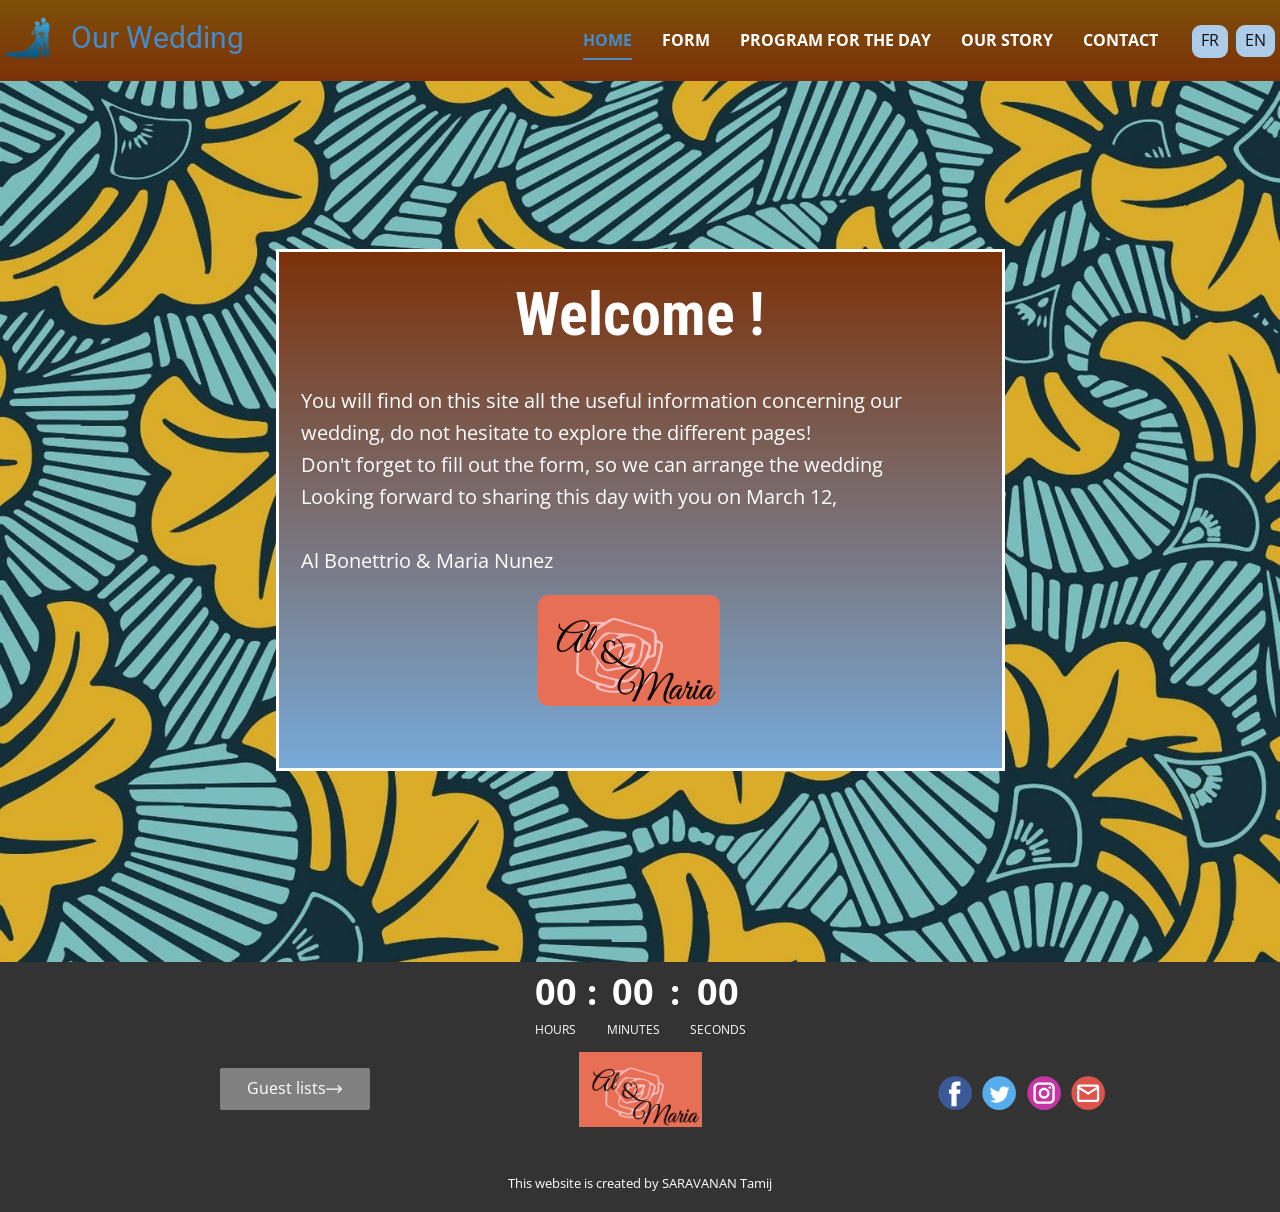
<file: Projet BUT_1/Semestre 1/SAE 1.05 - Recueil de besoins - SARAVANAN Tamij/Home.html>
<!DOCTYPE html>
<html style="font-size: 16px;">
  <head>
    <meta name="viewport" content="width=device-width, initial-scale=1.0">
    <meta charset="utf-8">
    <meta name="keywords" content="Sample Headline">
    <meta name="description" content="">
    <meta name="page_type" content="np-template-header-footer-from-plugin">
    <title>Home</title>
    <link rel="stylesheet" href="page.css" media="screen">
<link rel="stylesheet" href="Home.css" media="screen">
    <script class="u-script" type="text/javascript" src="jquery.js" defer=""></script>
    <script class="u-script" type="text/javascript" src="page.js" defer=""></script>
    <meta name="generator" content="Nicepage 4.3.0, nicepage.com">
    <link id="u-theme-google-font" rel="stylesheet" href="https://fonts.googleapis.com/css?family=Roboto:100,100i,300,300i,400,400i,500,500i,700,700i,900,900i|Open+Sans:300,300i,400,400i,600,600i,700,700i,800,800i">
    <link id="u-page-google-font" rel="stylesheet" href="https://fonts.googleapis.com/css?family=Roboto+Condensed:300,300i,400,400i,700,700i">
    
    
    <script type="application/ld+json">{
		"@context": "http://schema.org",
		"@type": "Organization",
		"name": "",
		"logo": "images/pngegg.png",
		"sameAs": [
				"https://facebook.com",
				"https://twitter.com",
				"https://instagram.com",
				"mailto:al&maria@gmail.com"
		]
}</script>
    <meta name="theme-color" content="#478ac9">
    <meta name="twitter:site" content="@">
    <meta name="twitter:card" content="summary_large_image">
    <meta name="twitter:title" content="Home">
    <meta name="twitter:description" content="">
    <meta property="og:title" content="Home">
    <meta property="og:type" content="website">
  </head>
  <body class="u-body"><header class="u-align-right u-clearfix u-gradient u-header u-valign-middle-lg u-header" id="sec-88ec"><div class="u-clearfix u-sheet u-sheet-1">
        <a href="Home.html" data-page-id="793000663" class="u-image u-logo u-image-1" data-image-width="505" data-image-height="503" title="Accueil">
          <img src="images/pngegg.png" class="u-logo-image u-logo-image-1">
        </a>
        <h3 class="u-headline u-hidden-xs u-text u-text-palette-1-base u-text-1">
          <a href="Home.html">Our Wedding</a>
        </h3>
        <nav class="u-align-left u-menu u-menu-dropdown u-offcanvas u-menu-1" data-responsive-from="MD">
          <div class="menu-collapse" style="font-size: 0.75rem; letter-spacing: 0px; font-weight: 700; text-transform: uppercase;">
            <a class="u-button-style u-custom-active-border-color u-custom-border u-custom-border-color u-custom-borders u-custom-color u-custom-hover-border-color u-custom-left-right-menu-spacing u-custom-padding-bottom u-custom-text-active-color u-custom-text-color u-custom-text-hover-color u-custom-top-bottom-menu-spacing u-nav-link u-text-palette-1-light-3" href="#" style="font-size: calc(1em + 8px);">
              <svg class="u-svg-link" preserveAspectRatio="xMidYMin slice" viewBox="0 0 302 302" style=""><use xmlns:xlink="http://www.w3.org/1999/xlink" xlink:href="#svg-8a8f"></use></svg>
              <svg xmlns="http://www.w3.org/2000/svg" xmlns:xlink="http://www.w3.org/1999/xlink" version="1.1" id="svg-8a8f" x="0px" y="0px" viewBox="0 0 302 302" style="enable-background:new 0 0 302 302;" xml:space="preserve" class="u-svg-content"><g><rect y="36" width="302" height="30"></rect><rect y="236" width="302" height="30"></rect><rect y="136" width="302" height="30"></rect>
</g><g></g><g></g><g></g><g></g><g></g><g></g><g></g><g></g><g></g><g></g><g></g><g></g><g></g><g></g><g></g></svg>
              <span> Menu</span>
            </a>
          </div>
          <div class="u-custom-menu u-nav-container">
            <ul class="u-nav u-spacing-30 u-unstyled u-nav-1"><li class="u-nav-item"><a class="u-border-2 u-border-active-palette-1-base u-border-hover-palette-1-base u-border-no-left u-border-no-right u-border-no-top u-button-style u-nav-link u-text-active-palette-1-base u-text-body-alt-color u-text-hover-palette-4-base" href="Home.html" style="padding: 10px 0px;">Home</a>
</li><li class="u-nav-item"><a class="u-border-2 u-border-active-palette-1-base u-border-hover-palette-1-base u-border-no-left u-border-no-right u-border-no-top u-button-style u-nav-link u-text-active-palette-1-base u-text-body-alt-color u-text-hover-palette-4-base" href="Form.html" style="padding: 10px 0px;">Form</a>
</li><li class="u-nav-item"><a class="u-border-2 u-border-active-palette-1-base u-border-hover-palette-1-base u-border-no-left u-border-no-right u-border-no-top u-button-style u-nav-link u-text-active-palette-1-base u-text-body-alt-color u-text-hover-palette-4-base" href="Program-for-the-day.html" style="padding: 10px 0px;">Program for the day</a>
</li><li class="u-nav-item"><a class="u-border-2 u-border-active-palette-1-base u-border-hover-palette-1-base u-border-no-left u-border-no-right u-border-no-top u-button-style u-nav-link u-text-active-palette-1-base u-text-body-alt-color u-text-hover-palette-4-base" href="Our-story.html" style="padding: 10px 0px;">Our story</a>
</li><li class="u-nav-item"><a class="u-border-2 u-border-active-palette-1-base u-border-hover-palette-1-base u-border-no-left u-border-no-right u-border-no-top u-button-style u-nav-link u-text-active-palette-1-base u-text-body-alt-color u-text-hover-palette-4-base" href="ContactEn.html" style="padding: 10px 0px;">Contact</a>
</li></ul>
          </div>
          <div class="u-custom-menu u-nav-container-collapse">
            <div class="u-align-center u-container-style u-custom-color-2 u-inner-container-layout u-opacity u-opacity-90 u-sidenav">
              <div class="u-inner-container-layout u-sidenav-overflow">
                <div class="u-menu-close"></div>
                <ul class="u-align-center u-nav u-popupmenu-items u-text-active-palette-4-base u-text-hover-palette-2-base u-unstyled u-nav-2"><li class="u-nav-item"><a class="u-button-style u-nav-link" href="Home.html" style="padding: 10px 0px;">Home</a>
</li><li class="u-nav-item"><a class="u-button-style u-nav-link" href="Form.html" style="padding: 10px 0px;">Form</a>
</li><li class="u-nav-item"><a class="u-button-style u-nav-link" href="Program-for-the-day.html" style="padding: 10px 0px;">Program for the day</a>
</li><li class="u-nav-item"><a class="u-button-style u-nav-link" href="Our-story.html" style="padding: 10px 0px;">Our story</a>
</li><li class="u-nav-item"><a class="u-button-style u-nav-link" href="ContactEn.html" style="padding: 10px 0px;">Contact</a>
</li></ul>
              </div>
            </div>
            <div class="u-menu-overlay u-opacity u-opacity-70 u-white"></div>
          </div>
        </nav>
        <a href="Home.html" data-page-id="793000663" class="u-border-none u-btn u-btn-round u-button-style u-palette-1-light-2 u-radius-9 u-btn-1">EN</a>
        <a href="Accueil-.html" data-page-id="793000663" class="u-border-none u-btn u-btn-round u-button-style u-palette-1-light-2 u-radius-9 u-btn-2">FR</a>
      </div></header>
    <section class="u-align-center-md u-align-center-sm u-align-center-xs u-align-right-lg u-align-right-xl u-clearfix u-image u-shading u-section-1" id="carousel_f198" data-image-width="1588" data-image-height="1191">
      <div class="u-clearfix u-sheet u-valign-middle-lg u-valign-middle-md u-valign-middle-sm u-valign-middle-xs u-sheet-1">
        <div class="u-border-3 u-border-white u-container-style u-expanded-width-md u-expanded-width-sm u-expanded-width-xs u-gradient u-group u-shape-rectangle u-group-1">
          <div class="u-container-layout u-container-layout-1">
            <h2 class="u-align-center u-custom-font u-font-roboto-condensed u-text u-text-body-alt-color u-text-1"> Welcome !</h2>
            <p class="u-text u-text-body-alt-color u-text-default-lg u-text-default-md u-text-default-sm u-text-default-xl u-text-2">You will find on this site all the useful information concerning our wedding, do not hesitate to explore the different pages!<br>Don't forget to fill out the form, so we can arrange the wedding<br>Looking forward to sharing this day with you on March 12,<br>
              <br>Al
Bonettrio &amp; Maria Nunez
            </p>
            <img class="u-image u-image-round u-radius-10 u-image-1" src="images/Capturedecran2021-12-29a18.46.27.png" alt="" data-image-width="1100" data-image-height="668">
          </div>
        </div>
      </div>
    </section>
    
    
    <footer class="u-clearfix u-footer u-grey-80" id="sec-cdf2"><div class="u-clearfix u-sheet u-sheet-1">
        <div class="u-countdown u-countdown-1" data-timer-id="fc0f" data-type="to-date" data-target-date="Sat, 12 Mar 2022 13:00:50 GMT" data-for="everyone" data-direction="down" data-time-left="750m" data-target-number="100" data-start-time="Fri Dec 31 2021 18:04:52 GMT+0100 (CET)" data-frequency="1s" data-after-count="none" data-redirect-url="https://">
          <div class="u-countdown-wrapper u-spacing-20">
            <div class="u-countdown-item u-countdown-years u-hidden u-spacing-10 u-countdown-item-1">
              <div class="u-countdown-counter u-countdown-counter-1"><div class="u-countdown-number">0</div><div class="u-countdown-number u-hidden">0</div></div>
              <div class="u-countdown-label u-countdown-label-1">Years</div>
            </div>
            <div class="u-countdown-separator u-hidden u-countdown-separator-1">:</div>
            <div class="u-countdown-days u-countdown-item u-spacing-10 u-countdown-item-2">
              <div class="u-countdown-counter u-countdown-counter-2"><div class="u-countdown-number">5</div><div class="u-countdown-number">1</div><div class="u-countdown-number u-hidden">0</div></div>
              <div class="u-countdown-label u-countdown-label-2">Days</div>
            </div>
            <div class="u-countdown-separator u-countdown-separator-2">:</div>
            <div class="u-countdown-hours u-countdown-item u-spacing-10 u-countdown-item-3">
              <div class="u-countdown-counter u-countdown-counter-3"><div class="u-countdown-number">1</div><div class="u-countdown-number">9</div></div>
              <div class="u-countdown-label u-countdown-label-3">Hours</div>
            </div>
            <div class="u-countdown-separator u-countdown-separator-3">:</div>
            <div class="u-countdown-item u-countdown-minutes u-spacing-10 u-countdown-item-4">
              <div class="u-countdown-counter u-countdown-counter-4"><div class="u-countdown-number">0</div><div class="u-countdown-number">9</div></div>
              <div class="u-countdown-label u-countdown-label-4">Minutes</div>
            </div>
            <div class="u-countdown-separator u-countdown-separator-4">:</div>
            <div class="u-countdown-item u-countdown-seconds u-spacing-10 u-countdown-item-5">
              <div class="u-countdown-counter u-countdown-counter-5"><div class="u-countdown-number">3</div><div class="u-countdown-number">6</div></div>
              <div class="u-countdown-label u-countdown-label-5">Seconds</div>
            </div>
            <div class="u-countdown-separator u-hidden u-countdown-separator-5">:</div>
            <div class="u-countdown-item u-countdown-numbers u-hidden u-spacing-10 u-countdown-item-6">
              <div class="u-countdown-counter u-countdown-counter-6"><div class="u-countdown-number">0</div><div class="u-countdown-number">0</div></div>
              <div class="u-countdown-label u-countdown-label-6">Items</div>
            </div>
          </div>
          <div class="u-countdown-message u-hidden">
            <p>Sorry, the time is up.</p>
          </div>
        </div>
        <a href="Home.html" data-page-id="793000663" class="u-image u-logo u-image-1" data-image-width="1100" data-image-height="668" title="Accueil">
          <img src="images/Capturedecran2021-12-29a18.46.27.png" class="u-logo-image u-logo-image-1">
        </a>
        <a href="guest.html" class="u-border-none u-btn u-btn-round u-button-style u-grey-50 u-hover-palette-1-base u-radius-2 u-btn-1">Guest lists<span class="u-icon u-text-white"><svg class="u-svg-content" viewBox="0 0 512 512" x="0px" y="0px" style="width: 1em; height: 1em;"><path d="M506.134,241.843c-0.006-0.006-0.011-0.013-0.018-0.019l-104.504-104c-7.829-7.791-20.492-7.762-28.285,0.068 c-7.792,7.829-7.762,20.492,0.067,28.284L443.558,236H20c-11.046,0-20,8.954-20,20c0,11.046,8.954,20,20,20h423.557 l-70.162,69.824c-7.829,7.792-7.859,20.455-0.067,28.284c7.793,7.831,20.457,7.858,28.285,0.068l104.504-104 c0.006-.006,0.011-.013,0.018-.019C513.968,262.339,513.943,249.635,506.134,241.843z"></path></svg><img></span>
        </a>
        <div class="u-social-icons u-spacing-10 u-social-icons-1">
          <a class="u-social-url" title="facebook" target="_blank" href="https://facebook.com"><span class="u-icon u-social-facebook u-social-icon u-icon-2"><svg class="u-svg-link" preserveAspectRatio="xMidYMin slice" viewBox="0 0 112 112" style=""><use xmlns:xlink="http://www.w3.org/1999/xlink" xlink:href="#svg-a511"></use></svg><svg class="u-svg-content" viewBox="0 0 112 112" x="0" y="0" id="svg-a511"><circle fill="currentColor" cx="56.1" cy="56.1" r="55"></circle><path fill="#FFFFFF" d="M73.5,31.6h-9.1c-1.4,0-3.6,0.8-3.6,3.9v8.5h12.6L72,58.3H60.8v40.8H43.9V58.3h-8V43.9h8v-9.2
            c0-6.7,3.1-17,17-17h12.5v13.9H73.5z"></path></svg></span>
          </a>
          <a class="u-social-url" title="twitter" target="_blank" href="https://twitter.com"><span class="u-icon u-social-icon u-social-twitter u-icon-3"><svg class="u-svg-link" preserveAspectRatio="xMidYMin slice" viewBox="0 0 112 112" style=""><use xmlns:xlink="http://www.w3.org/1999/xlink" xlink:href="#svg-7c62"></use></svg><svg class="u-svg-content" viewBox="0 0 112 112" x="0" y="0" id="svg-7c62"><circle fill="currentColor" class="st0" cx="56.1" cy="56.1" r="55"></circle><path fill="#FFFFFF" d="M83.8,47.3c0,0.6,0,1.2,0,1.7c0,17.7-13.5,38.2-38.2,38.2C38,87.2,31,85,25,81.2c1,0.1,2.1,0.2,3.2,0.2
            c6.3,0,12.1-2.1,16.7-5.7c-5.9-0.1-10.8-4-12.5-9.3c0.8,0.2,1.7,0.2,2.5,0.2c1.2,0,2.4-0.2,3.5-0.5c-6.1-1.2-10.8-6.7-10.8-13.1
            c0-0.1,0-0.1,0-0.2c1.8,1,3.9,1.6,6.1,1.7c-3.6-2.4-6-6.5-6-11.2c0-2.5,0.7-4.8,1.8-6.7c6.6,8.1,16.5,13.5,27.6,14
            c-0.2-1-0.3-2-0.3-3.1c0-7.4,6-13.4,13.4-13.4c3.9,0,7.3,1.6,9.8,4.2c3.1-0.6,5.9-1.7,8.5-3.3c-1,3.1-3.1,5.8-5.9,7.4
            c2.7-0.3,5.3-1,7.7-2.1C88.7,43,86.4,45.4,83.8,47.3z"></path></svg></span>
          </a>
          <a class="u-social-url" title="instagram" target="_blank" href="https://instagram.com"><span class="u-icon u-social-icon u-social-instagram u-icon-4"><svg class="u-svg-link" preserveAspectRatio="xMidYMin slice" viewBox="0 0 112 112" style=""><use xmlns:xlink="http://www.w3.org/1999/xlink" xlink:href="#svg-802d"></use></svg><svg class="u-svg-content" viewBox="0 0 112 112" x="0" y="0" id="svg-802d"><circle fill="currentColor" cx="56.1" cy="56.1" r="55"></circle><path fill="#FFFFFF" d="M55.9,38.2c-9.9,0-17.9,8-17.9,17.9C38,66,46,74,55.9,74c9.9,0,17.9-8,17.9-17.9C73.8,46.2,65.8,38.2,55.9,38.2
            z M55.9,66.4c-5.7,0-10.3-4.6-10.3-10.3c-0.1-5.7,4.6-10.3,10.3-10.3c5.7,0,10.3,4.6,10.3,10.3C66.2,61.8,61.6,66.4,55.9,66.4z"></path><path fill="#FFFFFF" d="M74.3,33.5c-2.3,0-4.2,1.9-4.2,4.2s1.9,4.2,4.2,4.2s4.2-1.9,4.2-4.2S76.6,33.5,74.3,33.5z"></path><path fill="#FFFFFF" d="M73.1,21.3H38.6c-9.7,0-17.5,7.9-17.5,17.5v34.5c0,9.7,7.9,17.6,17.5,17.6h34.5c9.7,0,17.5-7.9,17.5-17.5V38.8
            C90.6,29.1,82.7,21.3,73.1,21.3z M83,73.3c0,5.5-4.5,9.9-9.9,9.9H38.6c-5.5,0-9.9-4.5-9.9-9.9V38.8c0-5.5,4.5-9.9,9.9-9.9h34.5
            c5.5,0,9.9,4.5,9.9,9.9V73.3z"></path></svg></span>
          </a>
          <a class="u-social-url" target="_blank" data-type="Email" title="Email" href="mailto:al&amp;maria@gmail.com"><span class="u-icon u-social-email u-social-icon u-icon-5"><svg class="u-svg-link" preserveAspectRatio="xMidYMin slice" viewBox="0 0 112 112" style=""><use xmlns:xlink="http://www.w3.org/1999/xlink" xlink:href="#svg-6f9b"></use></svg><svg class="u-svg-content" viewBox="0 0 112 112" x="0" y="0" id="svg-6f9b"><circle fill="currentColor" cx="56.1" cy="56.1" r="55"></circle><path id="path3864" fill="#FFFFFF" d="M27.2,28h57.6c4,0,7.2,3.2,7.2,7.2l0,0v42.7c0,3.9-3.2,7.2-7.2,7.2l0,0H27.2
	c-4,0-7.2-3.2-7.2-7.2V35.2C20,31.1,23.2,28,27.2,28 M56,52.9l28.8-17.8H27.2L56,52.9 M27.2,77.7h57.6V43.5L56,61.3L27.2,43.5V77.7z
	"></path></svg></span>
          </a>
        </div>
      </div></footer>
      </div></footer>
       <section class="u-backlink u-clearfix u-grey-80">
        <span>This website is created by SARAVANAN Tamij</span>
    </section>
  </body>
  </body>
</html>
</file>
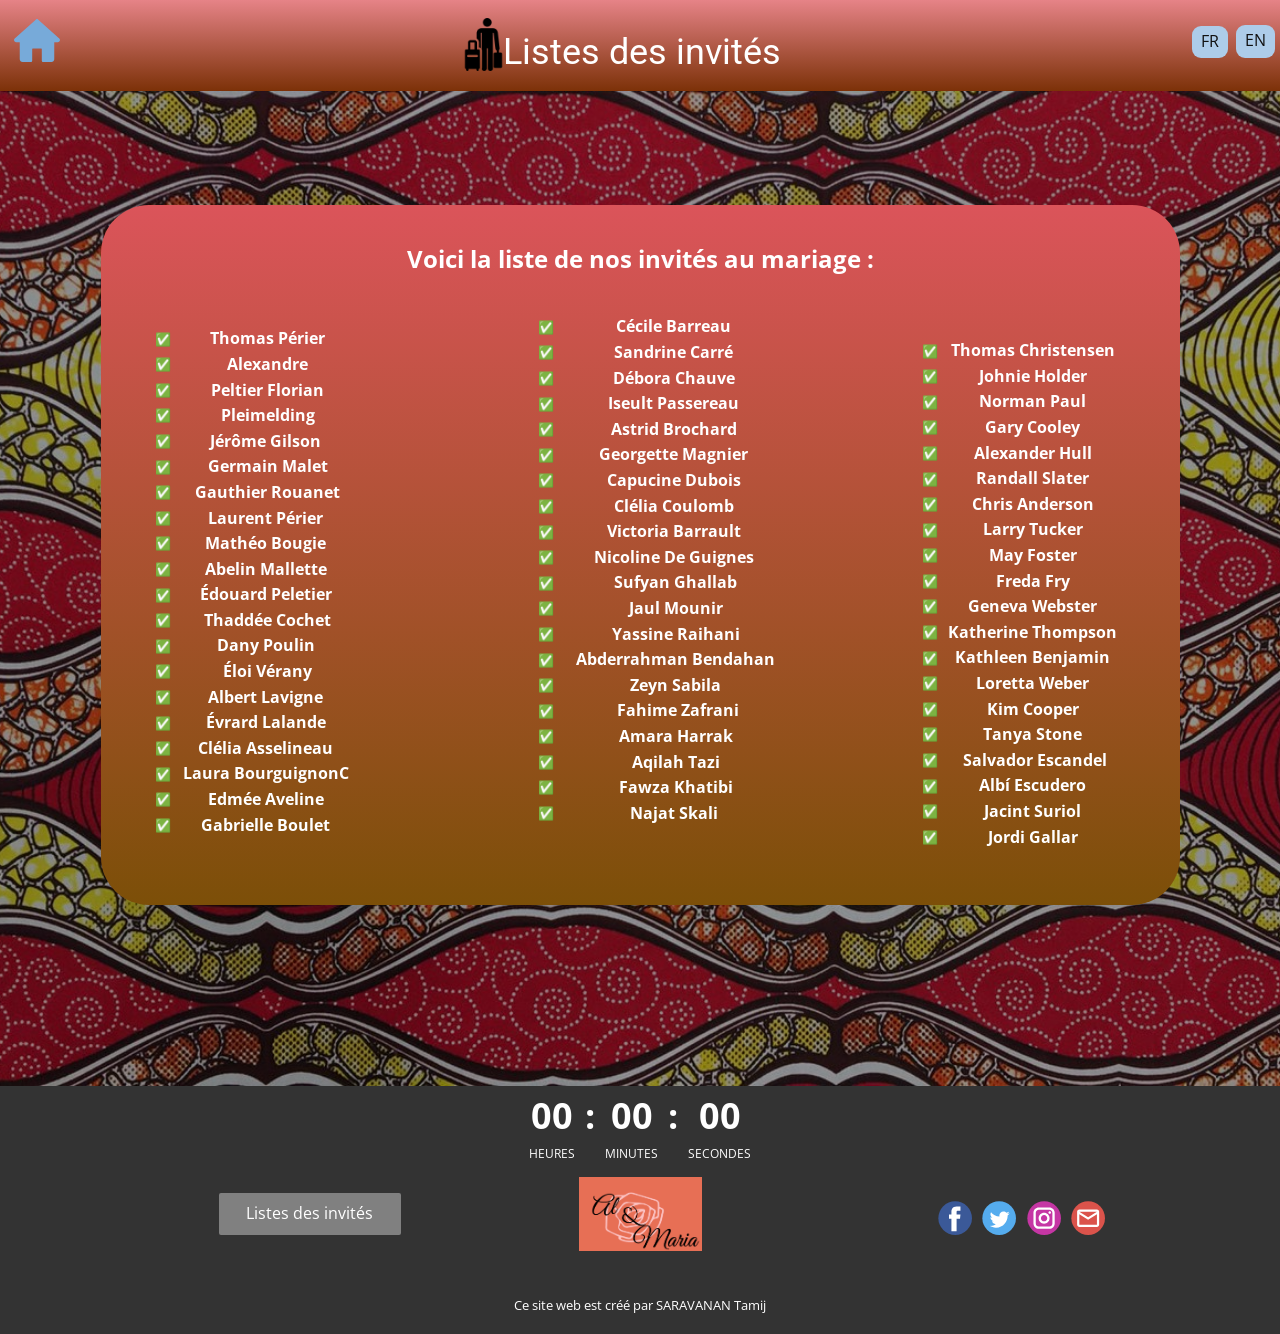
<file: Projet BUT_1/Semestre 1/SAE 1.05 - Recueil de besoins - SARAVANAN Tamij/liste.html>
<!DOCTYPE html>
<html style="font-size: 16px;">
  <head>
    <meta name="viewport" content="width=device-width, initial-scale=1.0">
    <meta charset="utf-8">
    <meta name="keywords" content="INTUITIVE">
    <meta name="description" content="">
    <meta name="page_type" content="np-template-header-footer-from-plugin">
    <title>liste des invités</title>
    <link rel="stylesheet" href="niceliste.css" media="screen">
<link rel="stylesheet" href="liste.css" media="screen">
    <script class="u-script" type="text/javascript" src="liste.js" defer=""></script>
    <script class="u-script" type="text/javascript" src="niceliste.js" defer=""></script>
    <meta name="generator" content="Nicepage 4.3.0, nicepage.com">
    <link id="u-theme-google-font" rel="stylesheet" href="https://fonts.googleapis.com/css?family=Roboto:100,100i,300,300i,400,400i,500,500i,700,700i,900,900i|Open+Sans:300,300i,400,400i,600,600i,700,700i,800,800i">
    
    
    <script type="application/ld+json">{
		"@context": "http://schema.org",
		"@type": "Organization",
		"name": "",
		"logo": "images/Capturedecran2021-12-29a18.46.27.png",
		"sameAs": [
				"https://facebook.com",
				"https://twitter.com",
				"https://instagram.com",
				"mailto:al&maria@gmail.com"
		]
}</script>
    <meta name="theme-color" content="#478ac9">
    <meta name="twitter:site" content="@">
    <meta name="twitter:card" content="summary_large_image">
    <meta name="twitter:title" content="liste des invités">
    <meta name="twitter:description" content="">
    <meta property="og:title" content="liste des invités">
    <meta property="og:type" content="website">
  </head>
  <body class="u-body"><header class="u-align-right u-clearfix u-gradient u-header u-sticky u-sticky-6f91 u-valign-middle-lg u-header" id="sec-88ec"><div class="u-clearfix u-sheet u-valign-middle-sm u-sheet-1">
        <img class="u-image u-image-default u-preserve-proportions u-image-1" src="images/pngegg1.png" alt="" data-image-width="512" data-image-height="512" data-href="liste.html">
        <div class="u-shape u-shape-svg u-text-palette-1-light-1 u-shape-1" data-href="Accueil-.html" data-page-id="793000663">
          <svg class="u-svg-link" preserveAspectRatio="none" viewBox="0 0 160 160" style=""><use xmlns:xlink="http://www.w3.org/1999/xlink" xlink:href="#svg-5828"></use></svg>
          <svg class="u-svg-content" viewBox="0 0 160 160" x="0px" y="0px" id="svg-5828"><path d="M157.5,72.3l-74-70.9c-1.9-1.9-5-1.9-6.9,0l-74.1,71C0.9,74,0,76.1,0,78.3c0,4.6,3.7,8.3,8.3,8.3H20V150c0,5.5,4.5,10,10,10
	h28.3c2.8,0,5-2.2,5-5v-43.3c0-0.9,0.7-1.7,1.7-1.7h30c0.9,0,1.7,0.8,1.7,1.7V155c0,2.8,2.2,5,5,5H130c5.5,0,10-4.5,10-10V86.7h11.7
	c4.6,0,8.3-3.7,8.3-8.3C160,76.1,159.1,74,157.5,72.3z"></path></svg>
        </div>
        <a href="guest.html" class="u-border-none u-btn u-btn-round u-button-style u-palette-1-light-2 u-radius-9 u-btn-1">EN</a>
        <a href="liste.html" class="u-border-none u-btn u-btn-round u-button-style u-palette-1-light-2 u-radius-9 u-btn-2">FR</a>
        <h3 class="u-headline u-text u-text-body-alt-color u-text-1">
          <a href="liste.html">Listes des invités<br>
          </a>
        </h3>
      </div></header>
    <section class="u-align-left u-clearfix u-image u-shading u-section-1" src="" data-image-width="1600" data-image-height="900" id="sec-84e7">
      <div class="u-clearfix u-sheet u-sheet-1">
        <div class="u-container-style u-expanded-width-sm u-expanded-width-xs u-gradient u-group u-radius-48 u-shape-round u-group-1">
          <div class="u-container-layout u-container-layout-1">
            <p class="u-align-center u-text u-text-body-alt-color u-text-1">Voici la liste de nos invités au mariage :</p>
            <ul class="u-align-center u-custom-list u-text u-text-body-alt-color u-text-2">
              <li>
                <div class="u-list-icon">
                  <div xmlns="http://www.w3.org/2000/svg" xmlns:xlink="http://www.w3.org/1999/xlink" version="1.1" xml:space="preserve" class="u-svg-content">✅</div>
                </div>Cécile
Barreau&nbsp;
              </li>
              <li>
                <div class="u-list-icon">
                  <div xmlns="http://www.w3.org/2000/svg" xmlns:xlink="http://www.w3.org/1999/xlink" version="1.1" xml:space="preserve" class="u-svg-content">✅</div>
                </div>Sandrine
Carré&nbsp;
              </li>
              <li>
                <div class="u-list-icon">
                  <div xmlns="http://www.w3.org/2000/svg" xmlns:xlink="http://www.w3.org/1999/xlink" version="1.1" xml:space="preserve" class="u-svg-content">✅</div>
                </div>Débora
Chauve&nbsp;
              </li>
              <li>
                <div class="u-list-icon">
                  <div xmlns="http://www.w3.org/2000/svg" xmlns:xlink="http://www.w3.org/1999/xlink" version="1.1" xml:space="preserve" class="u-svg-content">✅</div>
                </div>Iseult
Passereau&nbsp;
              </li>
              <li>
                <div class="u-list-icon">
                  <div xmlns="http://www.w3.org/2000/svg" xmlns:xlink="http://www.w3.org/1999/xlink" version="1.1" xml:space="preserve" class="u-svg-content">✅</div>
                </div>Astrid
Brochard&nbsp;
              </li>
              <li>
                <div class="u-list-icon">
                  <div xmlns="http://www.w3.org/2000/svg" xmlns:xlink="http://www.w3.org/1999/xlink" version="1.1" xml:space="preserve" class="u-svg-content">✅</div>
                </div>Georgette
Magnier&nbsp;
              </li>
              <li>
                <div class="u-list-icon">
                  <div xmlns="http://www.w3.org/2000/svg" xmlns:xlink="http://www.w3.org/1999/xlink" version="1.1" xml:space="preserve" class="u-svg-content">✅</div>
                </div>Capucine
Dubois&nbsp;
              </li>
              <li>
                <div class="u-list-icon">
                  <div xmlns="http://www.w3.org/2000/svg" xmlns:xlink="http://www.w3.org/1999/xlink" version="1.1" xml:space="preserve" class="u-svg-content">✅</div>
                </div>Clélia
Coulomb&nbsp;
              </li>
              <li>
                <div class="u-list-icon">
                  <div xmlns="http://www.w3.org/2000/svg" xmlns:xlink="http://www.w3.org/1999/xlink" version="1.1" xml:space="preserve" class="u-svg-content">✅</div>
                </div>Victoria
Barrault&nbsp;
              </li>
              <li>
                <div class="u-list-icon">
                  <div xmlns="http://www.w3.org/2000/svg" xmlns:xlink="http://www.w3.org/1999/xlink" version="1.1" xml:space="preserve" class="u-svg-content">✅</div>
                </div>Nicoline
De Guignes&nbsp;
              </li>
              <li>
                <div class="u-list-icon">
                  <div xmlns="http://www.w3.org/2000/svg" xmlns:xlink="http://www.w3.org/1999/xlink" version="1.1" xml:space="preserve" class="u-svg-content">✅</div>
                </div>Sufyan
Ghallab<br>
              </li>
              <li>
                <div class="u-list-icon">
                  <div xmlns="http://www.w3.org/2000/svg" xmlns:xlink="http://www.w3.org/1999/xlink" version="1.1" xml:space="preserve" class="u-svg-content">✅</div>
                </div> Jaul Mounir<br>
              </li>
              <li>
                <div class="u-list-icon">
                  <div xmlns="http://www.w3.org/2000/svg" xmlns:xlink="http://www.w3.org/1999/xlink" version="1.1" xml:space="preserve" class="u-svg-content">✅</div>
                </div>Yassine Raihani
              </li>
              <li>
                <div class="u-list-icon">
                  <div xmlns="http://www.w3.org/2000/svg" xmlns:xlink="http://www.w3.org/1999/xlink" version="1.1" xml:space="preserve" class="u-svg-content">✅</div>
                </div>Abderrahman Bendahan
              </li>
              <li>
                <div class="u-list-icon">
                  <div xmlns="http://www.w3.org/2000/svg" xmlns:xlink="http://www.w3.org/1999/xlink" version="1.1" xml:space="preserve" class="u-svg-content">✅</div>
                </div>Zeyn Sabila
              </li>
              <li>
                <div class="u-list-icon">
                  <div xmlns="http://www.w3.org/2000/svg" xmlns:xlink="http://www.w3.org/1999/xlink" version="1.1" xml:space="preserve" class="u-svg-content">✅</div>
                </div>&nbsp;Fahime
Zafrani
              </li>
              <li>
                <div class="u-list-icon">
                  <div xmlns="http://www.w3.org/2000/svg" xmlns:xlink="http://www.w3.org/1999/xlink" version="1.1" xml:space="preserve" class="u-svg-content">✅</div>
                </div>Amara Harrak
              </li>
              <li>
                <div class="u-list-icon">
                  <div xmlns="http://www.w3.org/2000/svg" xmlns:xlink="http://www.w3.org/1999/xlink" version="1.1" xml:space="preserve" class="u-svg-content">✅</div>
                </div>Aqilah Tazi
              </li>
              <li>
                <div class="u-list-icon">
                  <div xmlns="http://www.w3.org/2000/svg" xmlns:xlink="http://www.w3.org/1999/xlink" version="1.1" xml:space="preserve" class="u-svg-content">✅</div>
                </div>Fawza Khatibi
              </li>
              <li>
                <div class="u-list-icon">
                  <div xmlns="http://www.w3.org/2000/svg" xmlns:xlink="http://www.w3.org/1999/xlink" version="1.1" xml:space="preserve" class="u-svg-content">✅</div>
                </div>Najat
Skali&nbsp;
              </li>
            </ul>
            <ul class="u-align-center u-custom-list u-text u-text-body-alt-color u-text-3">
              <li>
                <div class="u-list-icon">
                  <div xmlns="http://www.w3.org/2000/svg" xmlns:xlink="http://www.w3.org/1999/xlink" version="1.1" xml:space="preserve" class="u-svg-content">✅</div>
                </div>Thomas
Périer
              </li>
              <li>
                <div class="u-list-icon">
                  <div xmlns="http://www.w3.org/2000/svg" xmlns:xlink="http://www.w3.org/1999/xlink" version="1.1" xml:space="preserve" class="u-svg-content">✅</div>
                </div>Alexandre
              </li>
              <li>
                <div class="u-list-icon">
                  <div xmlns="http://www.w3.org/2000/svg" xmlns:xlink="http://www.w3.org/1999/xlink" version="1.1" xml:space="preserve" class="u-svg-content">✅</div>
                </div>Peltier
Florian
              </li>
              <li>
                <div class="u-list-icon">
                  <div xmlns="http://www.w3.org/2000/svg" xmlns:xlink="http://www.w3.org/1999/xlink" version="1.1" xml:space="preserve" class="u-svg-content">✅</div>
                </div>Pleimelding
              </li>
              <li>
                <div class="u-list-icon">
                  <div xmlns="http://www.w3.org/2000/svg" xmlns:xlink="http://www.w3.org/1999/xlink" version="1.1" xml:space="preserve" class="u-svg-content">✅</div>
                </div>Jérôme
Gilson&nbsp;
              </li>
              <li>
                <div class="u-list-icon">
                  <div xmlns="http://www.w3.org/2000/svg" xmlns:xlink="http://www.w3.org/1999/xlink" version="1.1" xml:space="preserve" class="u-svg-content">✅</div>
                </div>Germain
Malet
              </li>
              <li>
                <div class="u-list-icon">
                  <div xmlns="http://www.w3.org/2000/svg" xmlns:xlink="http://www.w3.org/1999/xlink" version="1.1" xml:space="preserve" class="u-svg-content">✅</div>
                </div>Gauthier Rouanet
              </li>
              <li>
                <div class="u-list-icon">
                  <div xmlns="http://www.w3.org/2000/svg" xmlns:xlink="http://www.w3.org/1999/xlink" version="1.1" xml:space="preserve" class="u-svg-content">✅</div>
                </div>Laurent
Périer&nbsp;
              </li>
              <li>
                <div class="u-list-icon">
                  <div xmlns="http://www.w3.org/2000/svg" xmlns:xlink="http://www.w3.org/1999/xlink" version="1.1" xml:space="preserve" class="u-svg-content">✅</div>
                </div>Mathéo
Bougie&nbsp;
              </li>
              <li>
                <div class="u-list-icon">
                  <div xmlns="http://www.w3.org/2000/svg" xmlns:xlink="http://www.w3.org/1999/xlink" version="1.1" xml:space="preserve" class="u-svg-content">✅</div>
                </div>Abelin
Mallette&nbsp;
              </li>
              <li>
                <div class="u-list-icon">
                  <div xmlns="http://www.w3.org/2000/svg" xmlns:xlink="http://www.w3.org/1999/xlink" version="1.1" xml:space="preserve" class="u-svg-content">✅</div>
                </div>Édouard Peletier&nbsp;
              </li>
              <li>
                <div class="u-list-icon">
                  <div xmlns="http://www.w3.org/2000/svg" xmlns:xlink="http://www.w3.org/1999/xlink" version="1.1" xml:space="preserve" class="u-svg-content">✅</div>
                </div>Thaddée Cochet
              </li>
              <li>
                <div class="u-list-icon">
                  <div xmlns="http://www.w3.org/2000/svg" xmlns:xlink="http://www.w3.org/1999/xlink" version="1.1" xml:space="preserve" class="u-svg-content">✅</div>
                </div>Dany
Poulin&nbsp;
              </li>
              <li>
                <div class="u-list-icon">
                  <div xmlns="http://www.w3.org/2000/svg" xmlns:xlink="http://www.w3.org/1999/xlink" version="1.1" xml:space="preserve" class="u-svg-content">✅</div>
                </div>Éloi Vérany
              </li>
              <li>
                <div class="u-list-icon">
                  <div xmlns="http://www.w3.org/2000/svg" xmlns:xlink="http://www.w3.org/1999/xlink" version="1.1" xml:space="preserve" class="u-svg-content">✅</div>
                </div>Albert
Lavigne&nbsp;<br>
              </li>
              <li>
                <div class="u-list-icon">
                  <div xmlns="http://www.w3.org/2000/svg" xmlns:xlink="http://www.w3.org/1999/xlink" version="1.1" xml:space="preserve" class="u-svg-content">✅</div>
                </div>Évrard
Lalande&nbsp;<br>
              </li>
              <li>
                <div class="u-list-icon">
                  <div xmlns="http://www.w3.org/2000/svg" xmlns:xlink="http://www.w3.org/1999/xlink" version="1.1" xml:space="preserve" class="u-svg-content">✅</div>
                </div>Clélia
Asselineau&nbsp;<br>
              </li>
              <li>
                <div class="u-list-icon">
                  <div xmlns="http://www.w3.org/2000/svg" xmlns:xlink="http://www.w3.org/1999/xlink" version="1.1" xml:space="preserve" class="u-svg-content">✅</div>
                </div>Laura
BourguignonC&nbsp;<br>
              </li>
              <li>
                <div class="u-list-icon">
                  <div xmlns="http://www.w3.org/2000/svg" xmlns:xlink="http://www.w3.org/1999/xlink" version="1.1" xml:space="preserve" class="u-svg-content">✅</div>
                </div>Edmée
Aveline&nbsp;<br>
              </li>
              <li>
                <div class="u-list-icon">
                  <div xmlns="http://www.w3.org/2000/svg" xmlns:xlink="http://www.w3.org/1999/xlink" version="1.1" xml:space="preserve" class="u-svg-content">✅</div>
                </div>Gabrielle
Boulet&nbsp;<br>
              </li>
            </ul>
            <ul class="u-align-center u-custom-list u-text u-text-body-alt-color u-text-4">
              <li>
                <div class="u-list-icon">
                  <div xmlns="http://www.w3.org/2000/svg" xmlns:xlink="http://www.w3.org/1999/xlink" version="1.1" xml:space="preserve" class="u-svg-content">✅</div>
                </div>Thomas
Christensen&nbsp;
              </li>
              <li>
                <div class="u-list-icon">
                  <div xmlns="http://www.w3.org/2000/svg" xmlns:xlink="http://www.w3.org/1999/xlink" version="1.1" xml:space="preserve" class="u-svg-content">✅</div>
                </div>Johnie
Holder&nbsp;
              </li>
              <li>
                <div class="u-list-icon">
                  <div xmlns="http://www.w3.org/2000/svg" xmlns:xlink="http://www.w3.org/1999/xlink" version="1.1" xml:space="preserve" class="u-svg-content">✅</div>
                </div>Norman
Paul&nbsp;
              </li>
              <li>
                <div class="u-list-icon">
                  <div xmlns="http://www.w3.org/2000/svg" xmlns:xlink="http://www.w3.org/1999/xlink" version="1.1" xml:space="preserve" class="u-svg-content">✅</div>
                </div>Gary
Cooley&nbsp;
              </li>
              <li>
                <div class="u-list-icon">
                  <div xmlns="http://www.w3.org/2000/svg" xmlns:xlink="http://www.w3.org/1999/xlink" version="1.1" xml:space="preserve" class="u-svg-content">✅</div>
                </div>Alexander
Hull&nbsp;
              </li>
              <li>
                <div class="u-list-icon">
                  <div xmlns="http://www.w3.org/2000/svg" xmlns:xlink="http://www.w3.org/1999/xlink" version="1.1" xml:space="preserve" class="u-svg-content">✅</div>
                </div>Randall
Slater&nbsp;
              </li>
              <li>
                <div class="u-list-icon">
                  <div xmlns="http://www.w3.org/2000/svg" xmlns:xlink="http://www.w3.org/1999/xlink" version="1.1" xml:space="preserve" class="u-svg-content">✅</div>
                </div>Chris
Anderson&nbsp;
              </li>
              <li>
                <div class="u-list-icon">
                  <div xmlns="http://www.w3.org/2000/svg" xmlns:xlink="http://www.w3.org/1999/xlink" version="1.1" xml:space="preserve" class="u-svg-content">✅</div>
                </div>Larry
Tucker&nbsp;
              </li>
              <li>
                <div class="u-list-icon">
                  <div xmlns="http://www.w3.org/2000/svg" xmlns:xlink="http://www.w3.org/1999/xlink" version="1.1" xml:space="preserve" class="u-svg-content">✅</div>
                </div>May
Foster&nbsp;
              </li>
              <li>
                <div class="u-list-icon">
                  <div xmlns="http://www.w3.org/2000/svg" xmlns:xlink="http://www.w3.org/1999/xlink" version="1.1" xml:space="preserve" class="u-svg-content">✅</div>
                </div>Freda
Fry&nbsp;
              </li>
              <li>
                <div class="u-list-icon">
                  <div xmlns="http://www.w3.org/2000/svg" xmlns:xlink="http://www.w3.org/1999/xlink" version="1.1" xml:space="preserve" class="u-svg-content">✅</div>
                </div>Geneva
Webster&nbsp;
              </li>
              <li>
                <div class="u-list-icon">
                  <div xmlns="http://www.w3.org/2000/svg" xmlns:xlink="http://www.w3.org/1999/xlink" version="1.1" xml:space="preserve" class="u-svg-content">✅</div>
                </div>Katherine
Thompson&nbsp;
              </li>
              <li>
                <div class="u-list-icon">
                  <div xmlns="http://www.w3.org/2000/svg" xmlns:xlink="http://www.w3.org/1999/xlink" version="1.1" xml:space="preserve" class="u-svg-content">✅</div>
                </div>Kathleen
Benjamin&nbsp;
              </li>
              <li>
                <div class="u-list-icon">
                  <div xmlns="http://www.w3.org/2000/svg" xmlns:xlink="http://www.w3.org/1999/xlink" version="1.1" xml:space="preserve" class="u-svg-content">✅</div>
                </div>Loretta
Weber&nbsp;
              </li>
              <li>
                <div class="u-list-icon">
                  <div xmlns="http://www.w3.org/2000/svg" xmlns:xlink="http://www.w3.org/1999/xlink" version="1.1" xml:space="preserve" class="u-svg-content">✅</div>
                </div>Kim
Cooper&nbsp;
              </li>
              <li>
                <div class="u-list-icon">
                  <div xmlns="http://www.w3.org/2000/svg" xmlns:xlink="http://www.w3.org/1999/xlink" version="1.1" xml:space="preserve" class="u-svg-content">✅</div>
                </div>Tanya
Stone&nbsp;
              </li>
              <li>
                <div class="u-list-icon">
                  <div xmlns="http://www.w3.org/2000/svg" xmlns:xlink="http://www.w3.org/1999/xlink" version="1.1" xml:space="preserve" class="u-svg-content">✅</div>
                </div>Salvador
Escandel
              </li>
              <li>
                <div class="u-list-icon">
                  <div xmlns="http://www.w3.org/2000/svg" xmlns:xlink="http://www.w3.org/1999/xlink" version="1.1" xml:space="preserve" class="u-svg-content">✅</div>
                </div> Albí
Escudero&nbsp;
              </li>
              <li>
                <div class="u-list-icon">
                  <div xmlns="http://www.w3.org/2000/svg" xmlns:xlink="http://www.w3.org/1999/xlink" version="1.1" xml:space="preserve" class="u-svg-content">✅</div>
                </div>Jacint
Suriol&nbsp;
              </li>
              <li>
                <div class="u-list-icon">
                  <div xmlns="http://www.w3.org/2000/svg" xmlns:xlink="http://www.w3.org/1999/xlink" version="1.1" xml:space="preserve" class="u-svg-content">✅</div>
                </div>Jordi
Gallar&nbsp;<br>
              </li>
            </ul>
          </div>
        </div>
      </div>
    </section>
    
    
    <footer class="u-clearfix u-footer u-grey-80" id="sec-cdf2"><div class="u-clearfix u-sheet u-sheet-1">
        <div class="u-countdown u-countdown-1" data-timer-id="fc0f" data-type="to-date" data-target-date="Sat, 12 Mar 2022 13:00:50 GMT" data-for="everyone" data-direction="down" data-time-left="750m" data-target-number="100" data-start-time="Fri Dec 31 2021 18:04:52 GMT+0100 (CET)" data-frequency="1s" data-after-count="none" data-redirect-url="https://">
          <div class="u-countdown-wrapper u-spacing-20">
            <div class="u-countdown-item u-countdown-years u-hidden u-spacing-10 u-countdown-item-1">
              <div class="u-countdown-counter u-countdown-counter-1"><div class="u-countdown-number">0</div><div class="u-countdown-number u-hidden">0</div></div>
              <div class="u-countdown-label u-countdown-label-1">Years</div>
            </div>
            <div class="u-countdown-separator u-hidden u-countdown-separator-1">:</div>
            <div class="u-countdown-days u-countdown-item u-spacing-10 u-countdown-item-2">
              <div class="u-countdown-counter u-countdown-counter-2"><div class="u-countdown-number">5</div><div class="u-countdown-number">1</div><div class="u-countdown-number u-hidden">0</div></div>
              <div class="u-countdown-label u-countdown-label-2">Jours</div>
            </div>
            <div class="u-countdown-separator u-countdown-separator-2">:</div>
            <div class="u-countdown-hours u-countdown-item u-spacing-10 u-countdown-item-3">
              <div class="u-countdown-counter u-countdown-counter-3"><div class="u-countdown-number">1</div><div class="u-countdown-number">9</div></div>
              <div class="u-countdown-label u-countdown-label-3">Heures</div>
            </div>
            <div class="u-countdown-separator u-countdown-separator-3">:</div>
            <div class="u-countdown-item u-countdown-minutes u-spacing-10 u-countdown-item-4">
              <div class="u-countdown-counter u-countdown-counter-4"><div class="u-countdown-number">0</div><div class="u-countdown-number">9</div></div>
              <div class="u-countdown-label u-countdown-label-4">Minutes</div>
            </div>
            <div class="u-countdown-separator u-countdown-separator-4">:</div>
            <div class="u-countdown-item u-countdown-seconds u-spacing-10 u-countdown-item-5">
              <div class="u-countdown-counter u-countdown-counter-5"><div class="u-countdown-number">3</div><div class="u-countdown-number">6</div></div>
              <div class="u-countdown-label u-countdown-label-5">Secondes</div>
            </div>
            <div class="u-countdown-separator u-hidden u-countdown-separator-5">:</div>
            <div class="u-countdown-item u-countdown-numbers u-hidden u-spacing-10 u-countdown-item-6">
              <div class="u-countdown-counter u-countdown-counter-6"><div class="u-countdown-number">0</div><div class="u-countdown-number">0</div></div>
              <div class="u-countdown-label u-countdown-label-6">Items</div>
            </div>
          </div>
          <div class="u-countdown-message u-hidden">
            <p>Sorry, the time is up.</p>
          </div>
        </div>
        <a href="Accueil-.html" data-page-id="793000663" class="u-image u-logo u-image-1" data-image-width="1100" data-image-height="668" title="Accueil">
          <img src="images/Capturedecran2021-12-29a18.46.27.png" class="u-logo-image u-logo-image-1">
        </a>
        <a href="liste.html" class="u-border-none u-btn u-btn-round u-button-style u-grey-50 u-hover-palette-1-base u-radius-2 u-btn-1">Listes des invités</a>
        <div class="u-social-icons u-spacing-10 u-social-icons-1">
          <a class="u-social-url" title="facebook" target="_blank" href="https://facebook.com"><span class="u-icon u-social-facebook u-social-icon u-icon-1"><svg class="u-svg-link" preserveAspectRatio="xMidYMin slice" viewBox="0 0 112 112" style=""><use xmlns:xlink="http://www.w3.org/1999/xlink" xlink:href="#svg-a511"></use></svg><svg class="u-svg-content" viewBox="0 0 112 112" x="0" y="0" id="svg-a511"><circle fill="currentColor" cx="56.1" cy="56.1" r="55"></circle><path fill="#FFFFFF" d="M73.5,31.6h-9.1c-1.4,0-3.6,0.8-3.6,3.9v8.5h12.6L72,58.3H60.8v40.8H43.9V58.3h-8V43.9h8v-9.2
            c0-6.7,3.1-17,17-17h12.5v13.9H73.5z"></path></svg></span>
          </a>
          <a class="u-social-url" title="twitter" target="_blank" href="https://twitter.com"><span class="u-icon u-social-icon u-social-twitter u-icon-2"><svg class="u-svg-link" preserveAspectRatio="xMidYMin slice" viewBox="0 0 112 112" style=""><use xmlns:xlink="http://www.w3.org/1999/xlink" xlink:href="#svg-7c62"></use></svg><svg class="u-svg-content" viewBox="0 0 112 112" x="0" y="0" id="svg-7c62"><circle fill="currentColor" class="st0" cx="56.1" cy="56.1" r="55"></circle><path fill="#FFFFFF" d="M83.8,47.3c0,0.6,0,1.2,0,1.7c0,17.7-13.5,38.2-38.2,38.2C38,87.2,31,85,25,81.2c1,0.1,2.1,0.2,3.2,0.2
            c6.3,0,12.1-2.1,16.7-5.7c-5.9-0.1-10.8-4-12.5-9.3c0.8,0.2,1.7,0.2,2.5,0.2c1.2,0,2.4-0.2,3.5-0.5c-6.1-1.2-10.8-6.7-10.8-13.1
            c0-0.1,0-0.1,0-0.2c1.8,1,3.9,1.6,6.1,1.7c-3.6-2.4-6-6.5-6-11.2c0-2.5,0.7-4.8,1.8-6.7c6.6,8.1,16.5,13.5,27.6,14
            c-0.2-1-0.3-2-0.3-3.1c0-7.4,6-13.4,13.4-13.4c3.9,0,7.3,1.6,9.8,4.2c3.1-0.6,5.9-1.7,8.5-3.3c-1,3.1-3.1,5.8-5.9,7.4
            c2.7-0.3,5.3-1,7.7-2.1C88.7,43,86.4,45.4,83.8,47.3z"></path></svg></span>
          </a>
          <a class="u-social-url" title="instagram" target="_blank" href="https://instagram.com"><span class="u-icon u-social-icon u-social-instagram u-icon-3"><svg class="u-svg-link" preserveAspectRatio="xMidYMin slice" viewBox="0 0 112 112" style=""><use xmlns:xlink="http://www.w3.org/1999/xlink" xlink:href="#svg-802d"></use></svg><svg class="u-svg-content" viewBox="0 0 112 112" x="0" y="0" id="svg-802d"><circle fill="currentColor" cx="56.1" cy="56.1" r="55"></circle><path fill="#FFFFFF" d="M55.9,38.2c-9.9,0-17.9,8-17.9,17.9C38,66,46,74,55.9,74c9.9,0,17.9-8,17.9-17.9C73.8,46.2,65.8,38.2,55.9,38.2
            z M55.9,66.4c-5.7,0-10.3-4.6-10.3-10.3c-0.1-5.7,4.6-10.3,10.3-10.3c5.7,0,10.3,4.6,10.3,10.3C66.2,61.8,61.6,66.4,55.9,66.4z"></path><path fill="#FFFFFF" d="M74.3,33.5c-2.3,0-4.2,1.9-4.2,4.2s1.9,4.2,4.2,4.2s4.2-1.9,4.2-4.2S76.6,33.5,74.3,33.5z"></path><path fill="#FFFFFF" d="M73.1,21.3H38.6c-9.7,0-17.5,7.9-17.5,17.5v34.5c0,9.7,7.9,17.6,17.5,17.6h34.5c9.7,0,17.5-7.9,17.5-17.5V38.8
            C90.6,29.1,82.7,21.3,73.1,21.3z M83,73.3c0,5.5-4.5,9.9-9.9,9.9H38.6c-5.5,0-9.9-4.5-9.9-9.9V38.8c0-5.5,4.5-9.9,9.9-9.9h34.5
            c5.5,0,9.9,4.5,9.9,9.9V73.3z"></path></svg></span>
          </a>
          <a class="u-social-url" target="_blank" data-type="Email" title="Email" href="mailto:al&amp;maria@gmail.com"><span class="u-icon u-social-email u-social-icon u-icon-4"><svg class="u-svg-link" preserveAspectRatio="xMidYMin slice" viewBox="0 0 112 112" style=""><use xmlns:xlink="http://www.w3.org/1999/xlink" xlink:href="#svg-6f9b"></use></svg><svg class="u-svg-content" viewBox="0 0 112 112" x="0" y="0" id="svg-6f9b"><circle fill="currentColor" cx="56.1" cy="56.1" r="55"></circle><path id="path3864" fill="#FFFFFF" d="M27.2,28h57.6c4,0,7.2,3.2,7.2,7.2l0,0v42.7c0,3.9-3.2,7.2-7.2,7.2l0,0H27.2
	c-4,0-7.2-3.2-7.2-7.2V35.2C20,31.1,23.2,28,27.2,28 M56,52.9l28.8-17.8H27.2L56,52.9 M27.2,77.7h57.6V43.5L56,61.3L27.2,43.5V77.7z
	"></path></svg></span>
          </a>
        </div>
      </div></footer>
        <section class="u-backlink u-clearfix u-grey-80">
        <span>Ce site web est créé par SARAVANAN Tamij</span>
    </section>
  </body>
</html>
</file>
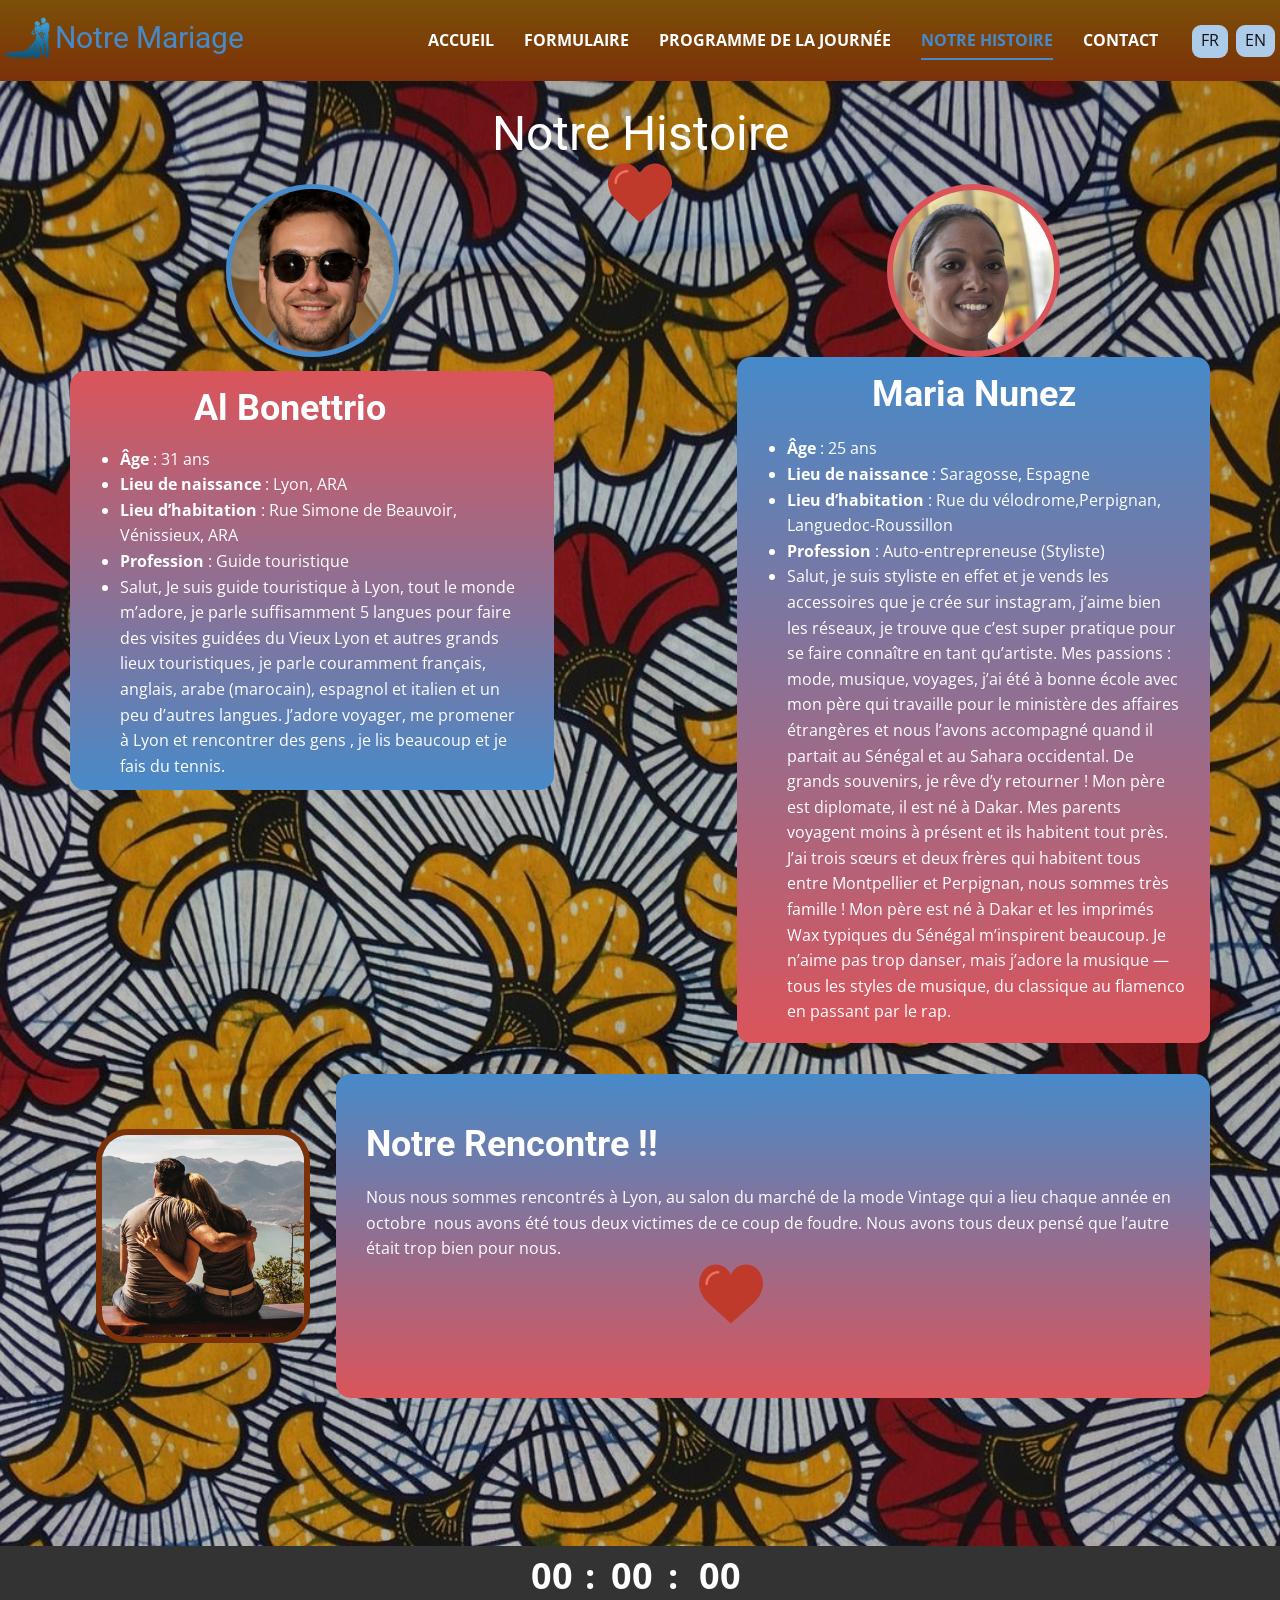
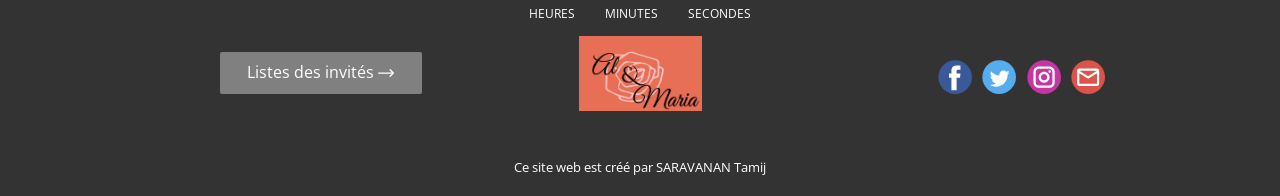
<file: Projet BUT_1/Semestre 1/SAE 1.05 - Recueil de besoins - SARAVANAN Tamij/Notre-Histoire.html>
<!DOCTYPE html>
<html style="font-size: 16px;">
  <head>
    <meta name="viewport" content="width=device-width, initial-scale=1.0">
    <meta charset="utf-8">
    <meta name="keywords" content="Sample Headline">
    <meta name="description" content="">
    <meta name="page_type" content="np-template-header-footer-from-plugin">
    <title>Notre Histoire</title>
    <link rel="stylesheet" href="page.css" media="screen">
<link rel="stylesheet" href="Notre-Histoire.css" media="screen">
    <script class="u-script" type="text/javascript" src="jquery.js" defer=""></script>
    <script class="u-script" type="text/javascript" src="page.js" defer=""></script>
    <meta name="generator" content="Nicepage 4.3.0, nicepage.com">
    <link id="u-theme-google-font" rel="stylesheet" href="https://fonts.googleapis.com/css?family=Roboto:100,100i,300,300i,400,400i,500,500i,700,700i,900,900i|Open+Sans:300,300i,400,400i,600,600i,700,700i,800,800i">
    
    
    <script type="application/ld+json">{
		"@context": "http://schema.org",
		"@type": "Organization",
		"name": "",
		"logo": "images/pngegg.png",
		"sameAs": [
				"https://facebook.com",
				"https://twitter.com",
				"https://instagram.com",
				"mailto:al&maria@gmail.com"
		]
}</script>
    <meta name="theme-color" content="#478ac9">
    <meta name="twitter:site" content="@">
    <meta name="twitter:card" content="summary_large_image">
    <meta name="twitter:title" content="Notre Histoire">
    <meta name="twitter:description" content="">
    <meta property="og:title" content="Notre Histoire">
    <meta property="og:type" content="website">
  </head>
  <body class="u-body"><header class="u-align-right u-clearfix u-gradient u-header u-valign-middle-lg u-header" id="sec-88ec"><div class="u-clearfix u-sheet u-sheet-1">
        <a href="Accueil-.html" data-page-id="793000663" class="u-image u-logo u-image-1" data-image-width="505" data-image-height="503" title="Accueil">
          <img src="images/pngegg.png" class="u-logo-image u-logo-image-1">
        </a>
        <h3 class="u-headline u-hidden-xs u-text u-text-palette-1-base u-text-1">
          <a href="Accueil-.html">Notre Mariage</a>
        </h3>
        <nav class="u-align-left u-menu u-menu-dropdown u-offcanvas u-menu-1" data-responsive-from="MD">
          <div class="menu-collapse" style="font-size: 0.75rem; letter-spacing: 0px; font-weight: 700; text-transform: uppercase;">
            <a class="u-button-style u-custom-active-border-color u-custom-border u-custom-border-color u-custom-borders u-custom-color u-custom-hover-border-color u-custom-left-right-menu-spacing u-custom-padding-bottom u-custom-text-active-color u-custom-text-color u-custom-text-hover-color u-custom-top-bottom-menu-spacing u-nav-link u-text-palette-1-light-3" href="#" style="font-size: calc(1em + 8px);">
              <svg class="u-svg-link" preserveAspectRatio="xMidYMin slice" viewBox="0 0 302 302" style=""><use xmlns:xlink="http://www.w3.org/1999/xlink" xlink:href="#svg-8a8f"></use></svg>
              <svg xmlns="http://www.w3.org/2000/svg" xmlns:xlink="http://www.w3.org/1999/xlink" version="1.1" id="svg-8a8f" x="0px" y="0px" viewBox="0 0 302 302" style="enable-background:new 0 0 302 302;" xml:space="preserve" class="u-svg-content"><g><rect y="36" width="302" height="30"></rect><rect y="236" width="302" height="30"></rect><rect y="136" width="302" height="30"></rect>
</g><g></g><g></g><g></g><g></g><g></g><g></g><g></g><g></g><g></g><g></g><g></g><g></g><g></g><g></g><g></g></svg>
              <span> Menu</span>
            </a>
          </div>
          <div class="u-custom-menu u-nav-container">
            <ul class="u-nav u-spacing-30 u-unstyled u-nav-1"><li class="u-nav-item"><a class="u-border-2 u-border-active-palette-1-base u-border-hover-palette-1-base u-border-no-left u-border-no-right u-border-no-top u-button-style u-nav-link u-text-active-palette-1-base u-text-body-alt-color u-text-hover-palette-4-base" href="Accueil-.html" style="padding: 10px 0px;">Accueil </a>
</li><li class="u-nav-item"><a class="u-border-2 u-border-active-palette-1-base u-border-hover-palette-1-base u-border-no-left u-border-no-right u-border-no-top u-button-style u-nav-link u-text-active-palette-1-base u-text-body-alt-color u-text-hover-palette-4-base" href="Formulaire.html" style="padding: 10px 0px;">Formulaire</a>
</li><li class="u-nav-item"><a class="u-border-2 u-border-active-palette-1-base u-border-hover-palette-1-base u-border-no-left u-border-no-right u-border-no-top u-button-style u-nav-link u-text-active-palette-1-base u-text-body-alt-color u-text-hover-palette-4-base" href="Programme.html" style="padding: 10px 0px;">Programme de la journée</a>
</li><li class="u-nav-item"><a class="u-border-2 u-border-active-palette-1-base u-border-hover-palette-1-base u-border-no-left u-border-no-right u-border-no-top u-button-style u-nav-link u-text-active-palette-1-base u-text-body-alt-color u-text-hover-palette-4-base" href="Notre-Histoire.html" style="padding: 10px 0px;">Notre Histoire</a>
</li><li class="u-nav-item"><a class="u-border-2 u-border-active-palette-1-base u-border-hover-palette-1-base u-border-no-left u-border-no-right u-border-no-top u-button-style u-nav-link u-text-active-palette-1-base u-text-body-alt-color u-text-hover-palette-4-base" href="Contact.html" style="padding: 10px 0px;">Contact</a>
</li></ul>
          </div>
          <div class="u-custom-menu u-nav-container-collapse">
            <div class="u-align-center u-container-style u-custom-color-2 u-inner-container-layout u-opacity u-opacity-90 u-sidenav">
              <div class="u-inner-container-layout u-sidenav-overflow">
                <div class="u-menu-close"></div>
                <ul class="u-align-center u-nav u-popupmenu-items u-text-active-palette-4-base u-text-hover-palette-2-base u-unstyled u-nav-2"><li class="u-nav-item"><a class="u-button-style u-nav-link" href="Accueil-.html" style="padding: 10px 0px;">Accueil </a>
</li><li class="u-nav-item"><a class="u-button-style u-nav-link" href="Formulaire.html" style="padding: 10px 0px;">Formulaire</a>
</li><li class="u-nav-item"><a class="u-button-style u-nav-link" href="Programme.html" style="padding: 10px 0px;">Programme de la journée</a>
</li><li class="u-nav-item"><a class="u-button-style u-nav-link" href="Notre-Histoire.html" style="padding: 10px 0px;">Notre Histoire</a>
</li><li class="u-nav-item"><a class="u-button-style u-nav-link" href="Contact.html" style="padding: 10px 0px;">Contact</a>
</li></ul>
              </div>
            </div>
            <div class="u-menu-overlay u-opacity u-opacity-70 u-white"></div>
          </div>
        </nav>
        <a href="Our-story.html" data-page-id="793000663" class="u-border-none u-btn u-btn-round u-button-style u-palette-1-light-2 u-radius-9 u-btn-1">EN</a>
        <a href="Notre-Histoire.html" data-page-id="793000663" class="u-border-none u-btn u-btn-round u-button-style u-palette-1-light-2 u-radius-9 u-btn-2">FR</a>
      </div></header>
    <section class="u-align-center u-clearfix u-image u-shading u-section-1" src="" id="sec-c6c1" data-image-width="1600" data-image-height="1200">
      <div class="u-clearfix u-sheet u-sheet-1">
        <h1 class="u-text u-text-default u-text-1">Notre Histoire</h1><span class="u-icon u-icon-circle u-icon-1"><svg class="u-svg-link" preserveAspectRatio="xMidYMin slice" viewBox="0 0 50 50" style=""><use xmlns:xlink="http://www.w3.org/1999/xlink" xlink:href="#svg-7669"></use></svg><svg class="u-svg-content" viewBox="0 0 50 50" x="0px" y="0px" id="svg-7669" style="enable-background:new 0 0 50 50;"><path style="fill:#C03A2B;" d="M24.85,10.126c2.018-4.783,6.628-8.125,11.99-8.125c7.223,0,12.425,6.179,13.079,13.543
	c0,0,0.353,1.828-0.424,5.119c-1.058,4.482-3.545,8.464-6.898,11.503L24.85,48L7.402,32.165c-3.353-3.038-5.84-7.021-6.898-11.503
	c-0.777-3.291-0.424-5.119-0.424-5.119C0.734,8.179,5.936,2,13.159,2C18.522,2,22.832,5.343,24.85,10.126z"></path><path style="fill:#ED7161;" d="M6,18.078c-0.553,0-1-0.447-1-1c0-5.514,4.486-10,10-10c0.553,0,1,0.447,1,1s-0.447,1-1,1
	c-4.411,0-8,3.589-8,8C7,17.631,6.553,18.078,6,18.078z"></path></svg></span>
        <div alt="" class="u-border-6 u-border-palette-2-base u-image u-image-circle u-image-1" src="" data-image-width="484" data-image-height="484"></div>
        <div alt="" class="u-border-5 u-border-palette-1-base u-image u-image-circle u-image-2" src="" data-image-width="483" data-image-height="479"></div>
        <div class="u-clearfix u-expanded-width-xs u-gutter-0 u-layout-wrap u-layout-wrap-1">
          <div class="u-layout">
            <div class="u-layout-row">
              <div class="u-align-left u-container-style u-gradient u-layout-cell u-radius-14 u-right-cell u-shape-round u-size-60 u-layout-cell-1">
                <div class="u-container-layout u-valign-top u-container-layout-1">
                  <h2 class="u-text u-text-body-alt-color u-text-default-lg u-text-default-xl u-text-2">Maria Nunez</h2>
                  <ul class="u-text u-text-body-alt-color u-text-3">
                    <li>
                      <span style="font-weight: 700;">Âge</span> : 25 ans
                    </li>
                    <li>
                      <span style="font-weight: 700;">Lieu de naissance</span> : Saragosse, Espagne
                    </li>
                    <li>
                      <span style="font-weight: 700;">Lieu d’habitation</span> : Rue du vélodrome,Perpignan, Languedoc-Roussillon
                    </li>
                    <li>
                      <span style="font-weight: 700;">Profession</span> : Auto-entrepreneuse (Styliste)
                    </li>
                    <li>Salut,
je suis styliste en effet et je
vends les accessoires que je crée sur instagram, j’aime bien les
réseaux, je trouve que c’est super pratique pour se faire
connaître en tant qu’artiste. Mes passions : mode, musique,
voyages, j’ai été à bonne école avec mon père qui travaille
pour le ministère des affaires étrangères et nous l’avons
accompagné quand il partait au Sénégal et au Sahara occidental. De
grands souvenirs, je rêve d’y retourner !&nbsp;Mon père est
diplomate, il est né à Dakar. Mes parents voyagent moins à présent
et ils habitent tout près. J’ai trois sœurs et deux frères qui
habitent tous entre Montpellier et Perpignan, nous sommes très
famille ! Mon père est né à Dakar et les imprimés Wax typiques du
Sénégal m’inspirent beaucoup. Je n’aime pas trop danser, mais
j’adore la musique — tous les styles de musique, du classique au
flamenco en passant par le rap.&nbsp;</li>
                  </ul>
                </div>
              </div>
            </div>
          </div>
        </div>
        <div class="u-clearfix u-expanded-width-xs u-gutter-0 u-layout-wrap u-layout-wrap-2">
          <div class="u-layout">
            <div class="u-layout-row">
              <div class="u-align-left u-container-style u-gradient u-layout-cell u-radius-15 u-right-cell u-shape-round u-size-60 u-layout-cell-2">
                <div class="u-container-layout u-valign-top-lg u-container-layout-2">
                  <h2 class="u-text u-text-body-alt-color u-text-default u-text-4">Al<span style="font-weight: 700;"></span> Bonettrio
                  </h2>
                  <ul class="u-text u-text-body-alt-color u-text-5">
                    <li>
                      <span style="font-weight: 700;">Âge</span> : 31 ans
                    </li>
                    <li>
                      <span style="font-weight: 700;">Lieu de naissance </span>: Lyon, ARA
                    </li>
                    <li>
                      <span style="font-weight: 700;">Lieu d’habitation</span> : Rue Simone de Beauvoir, Vénissieux, ARA
                    </li>
                    <li>
                      <span style="font-weight: 700;">Profession </span>: Guide touristique
                    </li>
                    <li>Salut, Je suis guide touristique à Lyon, tout le monde m’adore, je parle suffisamment 5 langues pour faire des visites guidées du Vieux Lyon et autres grands lieux touristiques, je parle couramment français,
anglais, arabe (marocain), espagnol et italien et un peu d’autres
langues. J’adore&nbsp;voyager, me promener à Lyon et
rencontrer des gens&nbsp;, je lis beaucoup et je fais du tennis.&nbsp;</li>
                  </ul>
                </div>
              </div>
            </div>
          </div>
        </div>
        <div class="u-clearfix u-expanded-width-lg u-expanded-width-md u-expanded-width-xl u-expanded-width-xs u-gutter-0 u-layout-wrap u-layout-wrap-3">
          <div class="u-layout">
            <div class="u-layout-row">
              <div class="u-align-center u-container-style u-layout-cell u-left-cell u-shape-rectangle u-size-14-lg u-size-14-xl u-size-20-md u-size-20-sm u-size-20-xs u-layout-cell-3">
                <div class="u-container-layout u-valign-middle-sm u-container-layout-3">
                  <img alt="" class="u-border-6 u-border-custom-color-2 u-image u-image-round u-radius-32 u-image-3" src="images/meilleurs-sites-rencontre-gratuits-2020.jpg" data-image-width="1200" data-image-height="630">
                </div>
              </div>
              <div class="u-align-left u-container-style u-gradient u-layout-cell u-radius-15 u-right-cell u-shape-round u-size-40-md u-size-40-sm u-size-40-xs u-size-46-lg u-size-46-xl u-layout-cell-4">
                <div class="u-container-layout u-valign-bottom-sm u-valign-bottom-xs u-container-layout-4">
                  <h2 class="u-text u-text-body-alt-color u-text-default-lg u-text-default-md u-text-default-xl u-text-6">Notre Rencontre !!</h2>
                  <p class="u-text u-text-body-alt-color u-text-7">Nous nous sommes rencontrés à
Lyon, au salon du marché de la mode Vintage qui a lieu chaque année
en octobre&nbsp;&nbsp;nous avons été tous deux victimes de ce coup de foudre. Nous avons tous deux pensé que l’autre était trop bien pour nous.&nbsp;</p><span class="u-icon u-icon-circle u-icon-2"><svg class="u-svg-link" preserveAspectRatio="xMidYMin slice" viewBox="0 0 50 50" style=""><use xmlns:xlink="http://www.w3.org/1999/xlink" xlink:href="#svg-2d34"></use></svg><svg class="u-svg-content" viewBox="0 0 50 50" x="0px" y="0px" id="svg-2d34" style="enable-background:new 0 0 50 50;"><path style="fill:#C03A2B;" d="M24.85,10.126c2.018-4.783,6.628-8.125,11.99-8.125c7.223,0,12.425,6.179,13.079,13.543
	c0,0,0.353,1.828-0.424,5.119c-1.058,4.482-3.545,8.464-6.898,11.503L24.85,48L7.402,32.165c-3.353-3.038-5.84-7.021-6.898-11.503
	c-0.777-3.291-0.424-5.119-0.424-5.119C0.734,8.179,5.936,2,13.159,2C18.522,2,22.832,5.343,24.85,10.126z"></path><path style="fill:#ED7161;" d="M6,18.078c-0.553,0-1-0.447-1-1c0-5.514,4.486-10,10-10c0.553,0,1,0.447,1,1s-0.447,1-1,1
	c-4.411,0-8,3.589-8,8C7,17.631,6.553,18.078,6,18.078z"></path></svg></span>
                </div>
              </div>
            </div>
          </div>
        </div>
      </div>
    </section>
    
    
    <footer class="u-clearfix u-footer u-grey-80" id="sec-cdf2"><div class="u-clearfix u-sheet u-sheet-1">
        <div class="u-countdown u-countdown-1" data-timer-id="fc0f" data-type="to-date" data-target-date="Sat, 12 Mar 2022 13:00:50 GMT" data-for="everyone" data-direction="down" data-time-left="750m" data-target-number="100" data-start-time="Fri Dec 31 2021 18:04:52 GMT+0100 (CET)" data-frequency="1s" data-after-count="none" data-redirect-url="https://">
          <div class="u-countdown-wrapper u-spacing-20">
            <div class="u-countdown-item u-countdown-years u-hidden u-spacing-10 u-countdown-item-1">
              <div class="u-countdown-counter u-countdown-counter-1"><div class="u-countdown-number">0</div><div class="u-countdown-number u-hidden">0</div></div>
              <div class="u-countdown-label u-countdown-label-1">Years</div>
            </div>
            <div class="u-countdown-separator u-hidden u-countdown-separator-1">:</div>
            <div class="u-countdown-days u-countdown-item u-spacing-10 u-countdown-item-2">
              <div class="u-countdown-counter u-countdown-counter-2"><div class="u-countdown-number">5</div><div class="u-countdown-number">1</div><div class="u-countdown-number u-hidden">0</div></div>
              <div class="u-countdown-label u-countdown-label-2">Jours</div>
            </div>
            <div class="u-countdown-separator u-countdown-separator-2">:</div>
            <div class="u-countdown-hours u-countdown-item u-spacing-10 u-countdown-item-3">
              <div class="u-countdown-counter u-countdown-counter-3"><div class="u-countdown-number">1</div><div class="u-countdown-number">9</div></div>
              <div class="u-countdown-label u-countdown-label-3">Heures</div>
            </div>
            <div class="u-countdown-separator u-countdown-separator-3">:</div>
            <div class="u-countdown-item u-countdown-minutes u-spacing-10 u-countdown-item-4">
              <div class="u-countdown-counter u-countdown-counter-4"><div class="u-countdown-number">0</div><div class="u-countdown-number">9</div></div>
              <div class="u-countdown-label u-countdown-label-4">Minutes</div>
            </div>
            <div class="u-countdown-separator u-countdown-separator-4">:</div>
            <div class="u-countdown-item u-countdown-seconds u-spacing-10 u-countdown-item-5">
              <div class="u-countdown-counter u-countdown-counter-5"><div class="u-countdown-number">3</div><div class="u-countdown-number">6</div></div>
              <div class="u-countdown-label u-countdown-label-5">Secondes</div>
            </div>
            <div class="u-countdown-separator u-hidden u-countdown-separator-5">:</div>
            <div class="u-countdown-item u-countdown-numbers u-hidden u-spacing-10 u-countdown-item-6">
              <div class="u-countdown-counter u-countdown-counter-6"><div class="u-countdown-number">0</div><div class="u-countdown-number">0</div></div>
              <div class="u-countdown-label u-countdown-label-6">Items</div>
            </div>
          </div>
          <div class="u-countdown-message u-hidden">
            <p>Sorry, the time is up.</p>
          </div>
        </div>
        <a href="Accueil-.html" data-page-id="793000663" class="u-image u-logo u-image-1" data-image-width="1100" data-image-height="668" title="Accueil">
          <img src="images/Capturedecran2021-12-29a18.46.27.png" class="u-logo-image u-logo-image-1">
        </a>
        <a href="liste.html" class="u-border-none u-btn u-btn-round u-button-style u-grey-50 u-hover-palette-1-base u-radius-2 u-btn-1">Listes des invités&nbsp;<span class="u-icon u-text-white"><svg class="u-svg-content" viewBox="0 0 512 512" x="0px" y="0px" style="width: 1em; height: 1em;"><path d="M506.134,241.843c-0.006-0.006-0.011-0.013-0.018-0.019l-104.504-104c-7.829-7.791-20.492-7.762-28.285,0.068 c-7.792,7.829-7.762,20.492,0.067,28.284L443.558,236H20c-11.046,0-20,8.954-20,20c0,11.046,8.954,20,20,20h423.557 l-70.162,69.824c-7.829,7.792-7.859,20.455-0.067,28.284c7.793,7.831,20.457,7.858,28.285,0.068l104.504-104 c0.006-.006,0.011-.013,0.018-.019C513.968,262.339,513.943,249.635,506.134,241.843z"></path></svg><img></span>
        </a>
        <div class="u-social-icons u-spacing-10 u-social-icons-1">
          <a class="u-social-url" title="facebook" target="_blank" href="https://facebook.com"><span class="u-icon u-social-facebook u-social-icon u-icon-2"><svg class="u-svg-link" preserveAspectRatio="xMidYMin slice" viewBox="0 0 112 112" style=""><use xmlns:xlink="http://www.w3.org/1999/xlink" xlink:href="#svg-a511"></use></svg><svg class="u-svg-content" viewBox="0 0 112 112" x="0" y="0" id="svg-a511"><circle fill="currentColor" cx="56.1" cy="56.1" r="55"></circle><path fill="#FFFFFF" d="M73.5,31.6h-9.1c-1.4,0-3.6,0.8-3.6,3.9v8.5h12.6L72,58.3H60.8v40.8H43.9V58.3h-8V43.9h8v-9.2
            c0-6.7,3.1-17,17-17h12.5v13.9H73.5z"></path></svg></span>
          </a>
          <a class="u-social-url" title="twitter" target="_blank" href="https://twitter.com"><span class="u-icon u-social-icon u-social-twitter u-icon-3"><svg class="u-svg-link" preserveAspectRatio="xMidYMin slice" viewBox="0 0 112 112" style=""><use xmlns:xlink="http://www.w3.org/1999/xlink" xlink:href="#svg-7c62"></use></svg><svg class="u-svg-content" viewBox="0 0 112 112" x="0" y="0" id="svg-7c62"><circle fill="currentColor" class="st0" cx="56.1" cy="56.1" r="55"></circle><path fill="#FFFFFF" d="M83.8,47.3c0,0.6,0,1.2,0,1.7c0,17.7-13.5,38.2-38.2,38.2C38,87.2,31,85,25,81.2c1,0.1,2.1,0.2,3.2,0.2
            c6.3,0,12.1-2.1,16.7-5.7c-5.9-0.1-10.8-4-12.5-9.3c0.8,0.2,1.7,0.2,2.5,0.2c1.2,0,2.4-0.2,3.5-0.5c-6.1-1.2-10.8-6.7-10.8-13.1
            c0-0.1,0-0.1,0-0.2c1.8,1,3.9,1.6,6.1,1.7c-3.6-2.4-6-6.5-6-11.2c0-2.5,0.7-4.8,1.8-6.7c6.6,8.1,16.5,13.5,27.6,14
            c-0.2-1-0.3-2-0.3-3.1c0-7.4,6-13.4,13.4-13.4c3.9,0,7.3,1.6,9.8,4.2c3.1-0.6,5.9-1.7,8.5-3.3c-1,3.1-3.1,5.8-5.9,7.4
            c2.7-0.3,5.3-1,7.7-2.1C88.7,43,86.4,45.4,83.8,47.3z"></path></svg></span>
          </a>
          <a class="u-social-url" title="instagram" target="_blank" href="https://instagram.com"><span class="u-icon u-social-icon u-social-instagram u-icon-4"><svg class="u-svg-link" preserveAspectRatio="xMidYMin slice" viewBox="0 0 112 112" style=""><use xmlns:xlink="http://www.w3.org/1999/xlink" xlink:href="#svg-802d"></use></svg><svg class="u-svg-content" viewBox="0 0 112 112" x="0" y="0" id="svg-802d"><circle fill="currentColor" cx="56.1" cy="56.1" r="55"></circle><path fill="#FFFFFF" d="M55.9,38.2c-9.9,0-17.9,8-17.9,17.9C38,66,46,74,55.9,74c9.9,0,17.9-8,17.9-17.9C73.8,46.2,65.8,38.2,55.9,38.2
            z M55.9,66.4c-5.7,0-10.3-4.6-10.3-10.3c-0.1-5.7,4.6-10.3,10.3-10.3c5.7,0,10.3,4.6,10.3,10.3C66.2,61.8,61.6,66.4,55.9,66.4z"></path><path fill="#FFFFFF" d="M74.3,33.5c-2.3,0-4.2,1.9-4.2,4.2s1.9,4.2,4.2,4.2s4.2-1.9,4.2-4.2S76.6,33.5,74.3,33.5z"></path><path fill="#FFFFFF" d="M73.1,21.3H38.6c-9.7,0-17.5,7.9-17.5,17.5v34.5c0,9.7,7.9,17.6,17.5,17.6h34.5c9.7,0,17.5-7.9,17.5-17.5V38.8
            C90.6,29.1,82.7,21.3,73.1,21.3z M83,73.3c0,5.5-4.5,9.9-9.9,9.9H38.6c-5.5,0-9.9-4.5-9.9-9.9V38.8c0-5.5,4.5-9.9,9.9-9.9h34.5
            c5.5,0,9.9,4.5,9.9,9.9V73.3z"></path></svg></span>
          </a>
          <a class="u-social-url" target="_blank" data-type="Email" title="Email" href="mailto:al&amp;maria@gmail.com"><span class="u-icon u-social-email u-social-icon u-icon-5"><svg class="u-svg-link" preserveAspectRatio="xMidYMin slice" viewBox="0 0 112 112" style=""><use xmlns:xlink="http://www.w3.org/1999/xlink" xlink:href="#svg-6f9b"></use></svg><svg class="u-svg-content" viewBox="0 0 112 112" x="0" y="0" id="svg-6f9b"><circle fill="currentColor" cx="56.1" cy="56.1" r="55"></circle><path id="path3864" fill="#FFFFFF" d="M27.2,28h57.6c4,0,7.2,3.2,7.2,7.2l0,0v42.7c0,3.9-3.2,7.2-7.2,7.2l0,0H27.2
	c-4,0-7.2-3.2-7.2-7.2V35.2C20,31.1,23.2,28,27.2,28 M56,52.9l28.8-17.8H27.2L56,52.9 M27.2,77.7h57.6V43.5L56,61.3L27.2,43.5V77.7z
	"></path></svg></span>
          </a>
        </div>
      </div></footer>
        <section class="u-backlink u-clearfix u-grey-80">
        <span>Ce site web est créé par SARAVANAN Tamij</span>
    </section>
  </body>
</html>
</file>
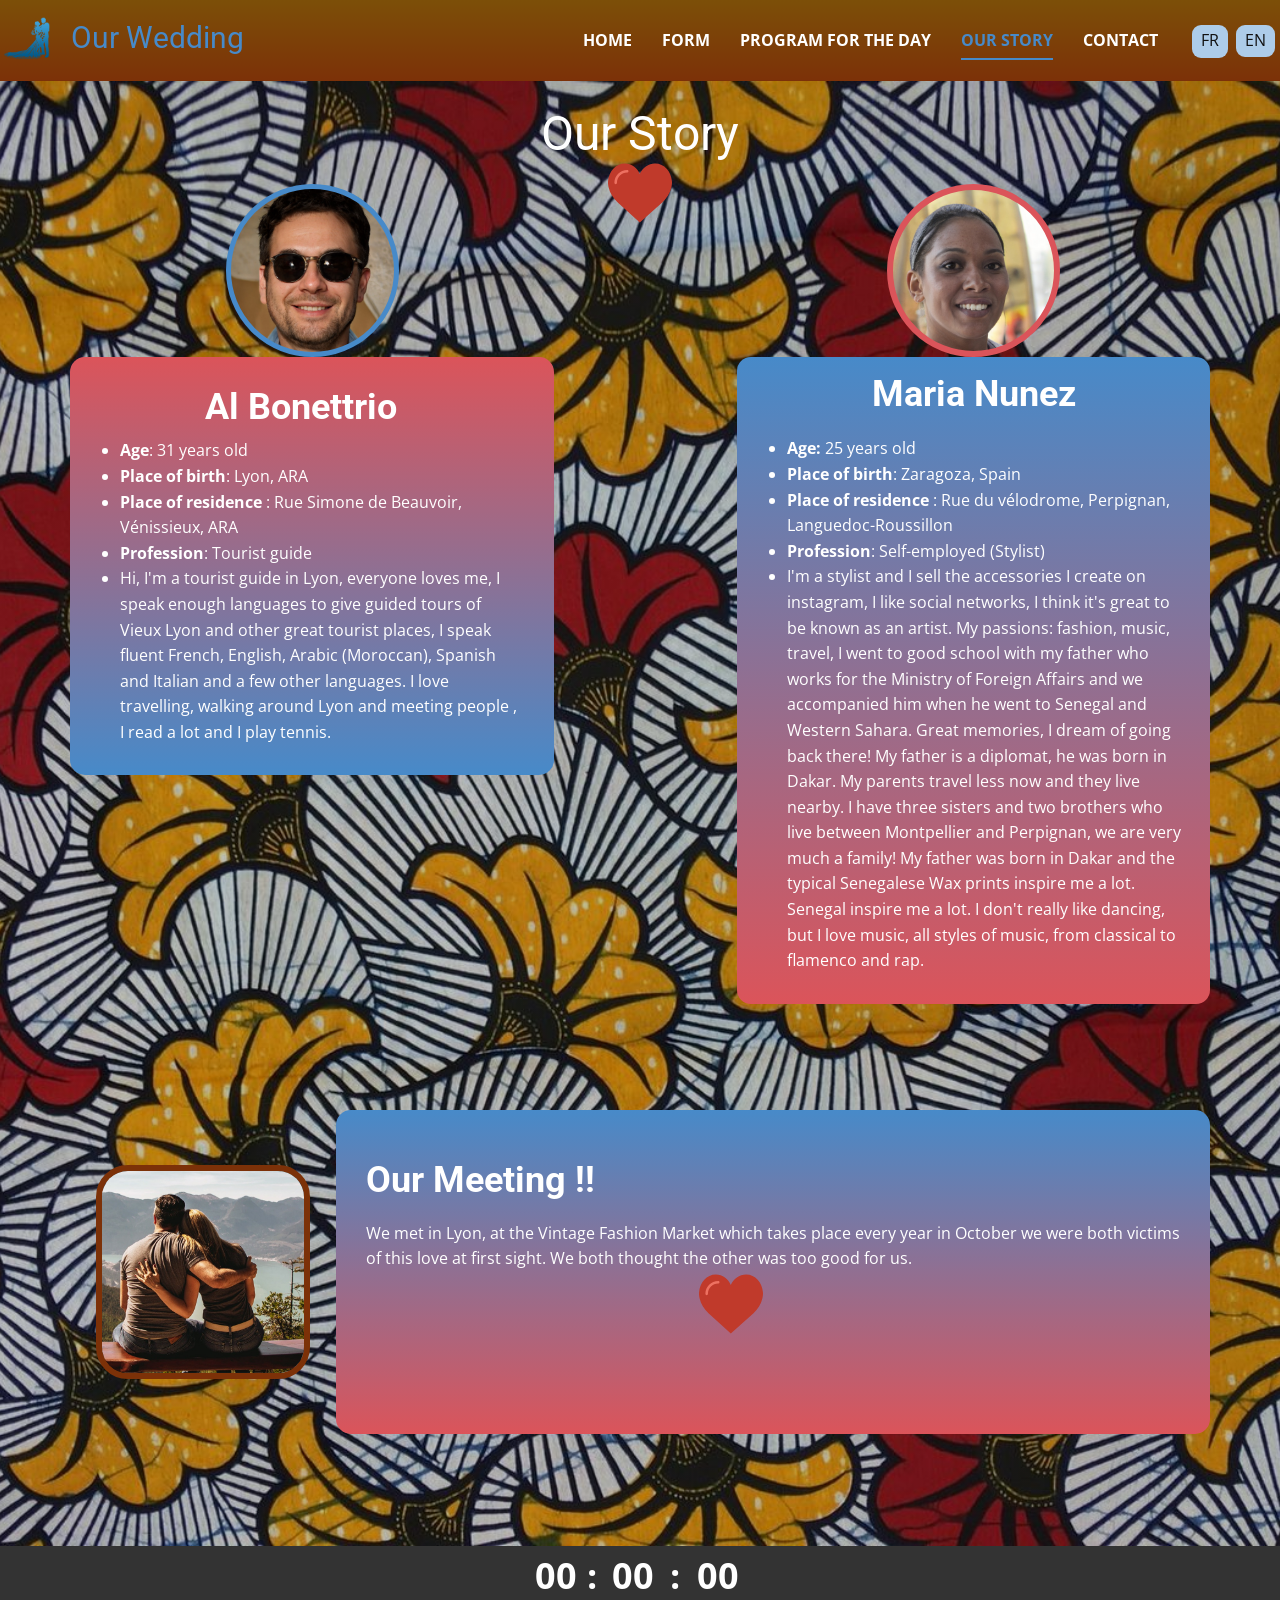
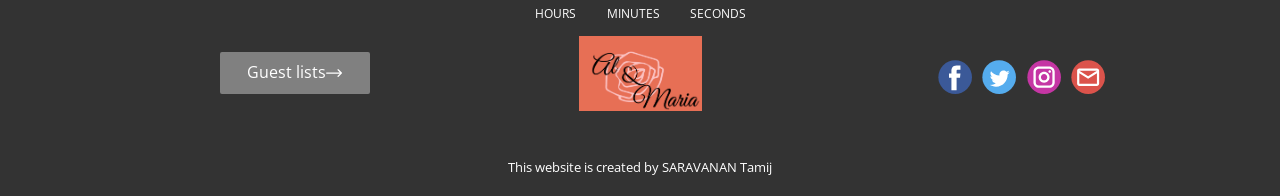
<file: Projet BUT_1/Semestre 1/SAE 1.05 - Recueil de besoins - SARAVANAN Tamij/Our-story.html>
<!DOCTYPE html>
<html style="font-size: 16px;">
  <head>
    <meta name="viewport" content="width=device-width, initial-scale=1.0">
    <meta charset="utf-8">
    <meta name="keywords" content="Sample Headline">
    <meta name="description" content="">
    <meta name="page_type" content="np-template-header-footer-from-plugin">
    <title>Our story</title>
    <link rel="stylesheet" href="page.css" media="screen">
<link rel="stylesheet" href="Our-story.css" media="screen">
    <script class="u-script" type="text/javascript" src="jquery.js" defer=""></script>
    <script class="u-script" type="text/javascript" src="page.js" defer=""></script>
    <meta name="generator" content="Nicepage 4.3.0, nicepage.com">
    <link id="u-theme-google-font" rel="stylesheet" href="https://fonts.googleapis.com/css?family=Roboto:100,100i,300,300i,400,400i,500,500i,700,700i,900,900i|Open+Sans:300,300i,400,400i,600,600i,700,700i,800,800i">
    
    
    <script type="application/ld+json">{
		"@context": "http://schema.org",
		"@type": "Organization",
		"name": "",
		"logo": "images/pngegg.png",
		"sameAs": [
				"https://facebook.com",
				"https://twitter.com",
				"https://instagram.com",
				"mailto:al&maria@gmail.com"
		]
}</script>
    <meta name="theme-color" content="#478ac9">
    <meta name="twitter:site" content="@">
    <meta name="twitter:card" content="summary_large_image">
    <meta name="twitter:title" content="Our story">
    <meta name="twitter:description" content="">
    <meta property="og:title" content="Our story">
    <meta property="og:type" content="website">
  </head>
  <body class="u-body"><header class="u-align-right u-clearfix u-gradient u-header u-valign-middle-lg u-header" id="sec-88ec"><div class="u-clearfix u-sheet u-sheet-1">
        <a href="Home.html" data-page-id="793000663" class="u-image u-logo u-image-1" data-image-width="505" data-image-height="503" title="Accueil">
          <img src="images/pngegg.png" class="u-logo-image u-logo-image-1">
        </a>
        <h3 class="u-headline u-hidden-xs u-text u-text-palette-1-base u-text-1">
          <a href="Home.html">Our Wedding</a>
        </h3>
        <nav class="u-align-left u-menu u-menu-dropdown u-offcanvas u-menu-1" data-responsive-from="MD">
          <div class="menu-collapse" style="font-size: 0.75rem; letter-spacing: 0px; font-weight: 700; text-transform: uppercase;">
            <a class="u-button-style u-custom-active-border-color u-custom-border u-custom-border-color u-custom-borders u-custom-color u-custom-hover-border-color u-custom-left-right-menu-spacing u-custom-padding-bottom u-custom-text-active-color u-custom-text-color u-custom-text-hover-color u-custom-top-bottom-menu-spacing u-nav-link u-text-palette-1-light-3" href="#" style="font-size: calc(1em + 8px);">
              <svg class="u-svg-link" preserveAspectRatio="xMidYMin slice" viewBox="0 0 302 302" style=""><use xmlns:xlink="http://www.w3.org/1999/xlink" xlink:href="#svg-8a8f"></use></svg>
              <svg xmlns="http://www.w3.org/2000/svg" xmlns:xlink="http://www.w3.org/1999/xlink" version="1.1" id="svg-8a8f" x="0px" y="0px" viewBox="0 0 302 302" style="enable-background:new 0 0 302 302;" xml:space="preserve" class="u-svg-content"><g><rect y="36" width="302" height="30"></rect><rect y="236" width="302" height="30"></rect><rect y="136" width="302" height="30"></rect>
</g><g></g><g></g><g></g><g></g><g></g><g></g><g></g><g></g><g></g><g></g><g></g><g></g><g></g><g></g><g></g></svg>
              <span> Menu</span>
            </a>
          </div>
          <div class="u-custom-menu u-nav-container">
            <ul class="u-nav u-spacing-30 u-unstyled u-nav-1"><li class="u-nav-item"><a class="u-border-2 u-border-active-palette-1-base u-border-hover-palette-1-base u-border-no-left u-border-no-right u-border-no-top u-button-style u-nav-link u-text-active-palette-1-base u-text-body-alt-color u-text-hover-palette-4-base" href="Home.html" style="padding: 10px 0px;">Home</a>
</li><li class="u-nav-item"><a class="u-border-2 u-border-active-palette-1-base u-border-hover-palette-1-base u-border-no-left u-border-no-right u-border-no-top u-button-style u-nav-link u-text-active-palette-1-base u-text-body-alt-color u-text-hover-palette-4-base" href="Form.html" style="padding: 10px 0px;">Form</a>
</li><li class="u-nav-item"><a class="u-border-2 u-border-active-palette-1-base u-border-hover-palette-1-base u-border-no-left u-border-no-right u-border-no-top u-button-style u-nav-link u-text-active-palette-1-base u-text-body-alt-color u-text-hover-palette-4-base" href="Program-for-the-day.html" style="padding: 10px 0px;">Program for the day</a>
</li><li class="u-nav-item"><a class="u-border-2 u-border-active-palette-1-base u-border-hover-palette-1-base u-border-no-left u-border-no-right u-border-no-top u-button-style u-nav-link u-text-active-palette-1-base u-text-body-alt-color u-text-hover-palette-4-base" href="Our-story.html" style="padding: 10px 0px;">Our story</a>
</li><li class="u-nav-item"><a class="u-border-2 u-border-active-palette-1-base u-border-hover-palette-1-base u-border-no-left u-border-no-right u-border-no-top u-button-style u-nav-link u-text-active-palette-1-base u-text-body-alt-color u-text-hover-palette-4-base" href="ContactEn.html" style="padding: 10px 0px;">Contact</a>
</li></ul>
          </div>
          <div class="u-custom-menu u-nav-container-collapse">
            <div class="u-align-center u-container-style u-custom-color-2 u-inner-container-layout u-opacity u-opacity-90 u-sidenav">
              <div class="u-inner-container-layout u-sidenav-overflow">
                <div class="u-menu-close"></div>
                <ul class="u-align-center u-nav u-popupmenu-items u-text-active-palette-4-base u-text-hover-palette-2-base u-unstyled u-nav-2"><li class="u-nav-item"><a class="u-button-style u-nav-link" href="Home.html" style="padding: 10px 0px;">Home</a>
</li><li class="u-nav-item"><a class="u-button-style u-nav-link" href="Form.html" style="padding: 10px 0px;">Form</a>
</li><li class="u-nav-item"><a class="u-button-style u-nav-link" href="Program-for-the-day.html" style="padding: 10px 0px;">Program for the day</a>
</li><li class="u-nav-item"><a class="u-button-style u-nav-link" href="Our-story.html" style="padding: 10px 0px;">Our story</a>
</li><li class="u-nav-item"><a class="u-button-style u-nav-link" href="ContactEn.html" style="padding: 10px 0px;">Contact</a>
</li></ul>
              </div>
            </div>
            <div class="u-menu-overlay u-opacity u-opacity-70 u-white"></div>
          </div>
        </nav>
        <a href="Our-story.html" data-page-id="793000663" class="u-border-none u-btn u-btn-round u-button-style u-palette-1-light-2 u-radius-9 u-btn-1">EN</a>
        <a href="Notre-Histoire.html" data-page-id="793000663" class="u-border-none u-btn u-btn-round u-button-style u-palette-1-light-2 u-radius-9 u-btn-2">FR</a>
      </div></header>
    <section class="u-align-center u-clearfix u-image u-shading u-section-1" src="" id="sec-c6c1" data-image-width="1600" data-image-height="1200">
      <div class="u-clearfix u-sheet u-sheet-1">
        <h1 class="u-text u-text-default u-text-1">Our Story</h1><span class="u-icon u-icon-circle u-icon-1"><svg class="u-svg-link" preserveAspectRatio="xMidYMin slice" viewBox="0 0 50 50" style=""><use xmlns:xlink="http://www.w3.org/1999/xlink" xlink:href="#svg-7669"></use></svg><svg class="u-svg-content" viewBox="0 0 50 50" x="0px" y="0px" id="svg-7669" style="enable-background:new 0 0 50 50;"><path style="fill:#C03A2B;" d="M24.85,10.126c2.018-4.783,6.628-8.125,11.99-8.125c7.223,0,12.425,6.179,13.079,13.543
	c0,0,0.353,1.828-0.424,5.119c-1.058,4.482-3.545,8.464-6.898,11.503L24.85,48L7.402,32.165c-3.353-3.038-5.84-7.021-6.898-11.503
	c-0.777-3.291-0.424-5.119-0.424-5.119C0.734,8.179,5.936,2,13.159,2C18.522,2,22.832,5.343,24.85,10.126z"></path><path style="fill:#ED7161;" d="M6,18.078c-0.553,0-1-0.447-1-1c0-5.514,4.486-10,10-10c0.553,0,1,0.447,1,1s-0.447,1-1,1
	c-4.411,0-8,3.589-8,8C7,17.631,6.553,18.078,6,18.078z"></path></svg></span>
        <div alt="" class="u-border-6 u-border-palette-2-base u-image u-image-circle u-image-1" src="" data-image-width="484" data-image-height="484"></div>
        <div alt="" class="u-border-5 u-border-palette-1-base u-image u-image-circle u-image-2" src="" data-image-width="483" data-image-height="479"></div>
        <div class="u-clearfix u-expanded-width-xs u-gutter-0 u-layout-wrap u-layout-wrap-1">
          <div class="u-layout">
            <div class="u-layout-row">
              <div class="u-align-left u-container-style u-gradient u-layout-cell u-radius-14 u-right-cell u-shape-round u-size-60 u-layout-cell-1">
                <div class="u-container-layout u-valign-top u-container-layout-1">
                  <h2 class="u-text u-text-body-alt-color u-text-default-lg u-text-default-xl u-text-2">Maria Nunez</h2>
                  <ul class="u-text u-text-body-alt-color u-text-3">
                    <li>
                      <span style="font-weight: 700;">Age:</span> 25 years old
                    </li>
                    <li>
                      <span style="font-weight: 700;">Place of birth</span>: Zaragoza, Spain
                    </li>
                    <li>
                      <span style="font-weight: 700;">Place of residence</span> : Rue du vélodrome, Perpignan, Languedoc-Roussillon
                    </li>
                    <li>
                      <span style="font-weight: 700;">Profession</span>: Self-employed (Stylist)
                    </li>
                    <li>I'm a stylist and I sell the accessories I create on instagram, I like social networks, I think it's great to be known as an artist. My passions: fashion, music, travel, I went to good school with my father who works for the Ministry of Foreign Affairs and we accompanied him when he went to Senegal and Western Sahara. Great memories, I dream of going back there!&nbsp;My father is a diplomat, he was born in Dakar. My parents travel less now and they live nearby. I have three sisters and two brothers who<br>live between Montpellier and Perpignan, we are very much a family!&nbsp;My father was born in Dakar and the typical Senegalese Wax prints inspire me a lot.<br>Senegal inspire me a lot. I don't really like dancing, but I love music, all styles of music, from classical to flamenco and rap.&nbsp;<br>
                    </li>
                  </ul>
                </div>
              </div>
            </div>
          </div>
        </div>
        <div class="u-clearfix u-expanded-width-xs u-gutter-0 u-layout-wrap u-layout-wrap-2">
          <div class="u-layout">
            <div class="u-layout-row">
              <div class="u-align-left u-container-style u-gradient u-layout-cell u-radius-15 u-right-cell u-shape-round u-size-60 u-layout-cell-2">
                <div class="u-container-layout u-container-layout-2">
                  <h2 class="u-text u-text-body-alt-color u-text-default u-text-4">Al<span style="font-weight: 700;"></span> Bonettrio
                  </h2>
                  <ul class="u-text u-text-body-alt-color u-text-5">
                    <li>
                      <span style="font-weight: 700;">Age</span>: 31 years old
                    </li>
                    <li>
                      <span style="font-weight: 700;">Place of birth</span>: Lyon, ARA
                    </li>
                    <li>
                      <span style="font-weight: 700;">Place of residence</span> : Rue Simone de Beauvoir, Vénissieux, ARA
                    </li>
                    <li>
                      <span style="font-weight: 700;">Profession</span>: Tourist guide
                    </li>
                    <li>Hi, I'm a tourist guide in Lyon, everyone loves me, I speak enough languages to give guided tours of Vieux Lyon and other great tourist places, I speak fluent French, English, Arabic (Moroccan), Spanish and Italian and a few other languages. I love travelling, walking around Lyon and meeting people , I read a lot and I play tennis.&nbsp;<br>
                      <br>
                    </li>
                  </ul>
                </div>
              </div>
            </div>
          </div>
        </div>
        <div class="u-clearfix u-expanded-width-lg u-expanded-width-md u-expanded-width-xl u-expanded-width-xs u-gutter-0 u-layout-wrap u-layout-wrap-3">
          <div class="u-layout">
            <div class="u-layout-row">
              <div class="u-align-center u-container-style u-layout-cell u-left-cell u-shape-rectangle u-size-14-lg u-size-14-xl u-size-20-md u-size-20-sm u-size-20-xs u-layout-cell-3">
                <div class="u-container-layout u-valign-middle-sm u-container-layout-3">
                  <img alt="" class="u-border-6 u-border-custom-color-2 u-image u-image-round u-radius-32 u-image-3" src="images/meilleurs-sites-rencontre-gratuits-2020.jpg" data-image-width="1200" data-image-height="630">
                </div>
              </div>
              <div class="u-align-left u-container-style u-gradient u-layout-cell u-radius-15 u-right-cell u-shape-round u-size-40-md u-size-40-sm u-size-40-xs u-size-46-lg u-size-46-xl u-layout-cell-4">
                <div class="u-container-layout u-valign-bottom-sm u-valign-bottom-xs u-container-layout-4">
                  <h2 class="u-text u-text-body-alt-color u-text-default-lg u-text-default-md u-text-default-xl u-text-6">Our Meeting&nbsp;!!</h2>
                  <p class="u-text u-text-body-alt-color u-text-7">We met in Lyon, at the Vintage Fashion Market which takes place every year in October&nbsp;we were both victims of this love at first sight. We both thought the other was too good for us.</p><span class="u-icon u-icon-circle u-icon-2"><svg class="u-svg-link" preserveAspectRatio="xMidYMin slice" viewBox="0 0 50 50" style=""><use xmlns:xlink="http://www.w3.org/1999/xlink" xlink:href="#svg-2d34"></use></svg><svg class="u-svg-content" viewBox="0 0 50 50" x="0px" y="0px" id="svg-2d34" style="enable-background:new 0 0 50 50;"><path style="fill:#C03A2B;" d="M24.85,10.126c2.018-4.783,6.628-8.125,11.99-8.125c7.223,0,12.425,6.179,13.079,13.543
	c0,0,0.353,1.828-0.424,5.119c-1.058,4.482-3.545,8.464-6.898,11.503L24.85,48L7.402,32.165c-3.353-3.038-5.84-7.021-6.898-11.503
	c-0.777-3.291-0.424-5.119-0.424-5.119C0.734,8.179,5.936,2,13.159,2C18.522,2,22.832,5.343,24.85,10.126z"></path><path style="fill:#ED7161;" d="M6,18.078c-0.553,0-1-0.447-1-1c0-5.514,4.486-10,10-10c0.553,0,1,0.447,1,1s-0.447,1-1,1
	c-4.411,0-8,3.589-8,8C7,17.631,6.553,18.078,6,18.078z"></path></svg></span>
                </div>
              </div>
            </div>
          </div>
        </div>
      </div>
    </section>
    
    
    <footer class="u-clearfix u-footer u-grey-80" id="sec-cdf2"><div class="u-clearfix u-sheet u-sheet-1">
        <div class="u-countdown u-countdown-1" data-timer-id="fc0f" data-type="to-date" data-target-date="Sat, 12 Mar 2022 13:00:50 GMT" data-for="everyone" data-direction="down" data-time-left="750m" data-target-number="100" data-start-time="Fri Dec 31 2021 18:04:52 GMT+0100 (CET)" data-frequency="1s" data-after-count="none" data-redirect-url="https://">
          <div class="u-countdown-wrapper u-spacing-20">
            <div class="u-countdown-item u-countdown-years u-hidden u-spacing-10 u-countdown-item-1">
              <div class="u-countdown-counter u-countdown-counter-1"><div class="u-countdown-number">0</div><div class="u-countdown-number u-hidden">0</div></div>
              <div class="u-countdown-label u-countdown-label-1">Years</div>
            </div>
            <div class="u-countdown-separator u-hidden u-countdown-separator-1">:</div>
            <div class="u-countdown-days u-countdown-item u-spacing-10 u-countdown-item-2">
              <div class="u-countdown-counter u-countdown-counter-2"><div class="u-countdown-number">5</div><div class="u-countdown-number">1</div><div class="u-countdown-number u-hidden">0</div></div>
              <div class="u-countdown-label u-countdown-label-2">Days</div>
            </div>
            <div class="u-countdown-separator u-countdown-separator-2">:</div>
            <div class="u-countdown-hours u-countdown-item u-spacing-10 u-countdown-item-3">
              <div class="u-countdown-counter u-countdown-counter-3"><div class="u-countdown-number">1</div><div class="u-countdown-number">9</div></div>
              <div class="u-countdown-label u-countdown-label-3">Hours</div>
            </div>
            <div class="u-countdown-separator u-countdown-separator-3">:</div>
            <div class="u-countdown-item u-countdown-minutes u-spacing-10 u-countdown-item-4">
              <div class="u-countdown-counter u-countdown-counter-4"><div class="u-countdown-number">0</div><div class="u-countdown-number">9</div></div>
              <div class="u-countdown-label u-countdown-label-4">Minutes</div>
            </div>
            <div class="u-countdown-separator u-countdown-separator-4">:</div>
            <div class="u-countdown-item u-countdown-seconds u-spacing-10 u-countdown-item-5">
              <div class="u-countdown-counter u-countdown-counter-5"><div class="u-countdown-number">3</div><div class="u-countdown-number">6</div></div>
              <div class="u-countdown-label u-countdown-label-5">Seconds</div>
            </div>
            <div class="u-countdown-separator u-hidden u-countdown-separator-5">:</div>
            <div class="u-countdown-item u-countdown-numbers u-hidden u-spacing-10 u-countdown-item-6">
              <div class="u-countdown-counter u-countdown-counter-6"><div class="u-countdown-number">0</div><div class="u-countdown-number">0</div></div>
              <div class="u-countdown-label u-countdown-label-6">Items</div>
            </div>
          </div>
          <div class="u-countdown-message u-hidden">
            <p>Sorry, the time is up.</p>
          </div>
        </div>
        <a href="Home.html" data-page-id="793000663" class="u-image u-logo u-image-1" data-image-width="1100" data-image-height="668" title="Accueil">
          <img src="images/Capturedecran2021-12-29a18.46.27.png" class="u-logo-image u-logo-image-1">
        </a>
        <a href="guest.html" class="u-border-none u-btn u-btn-round u-button-style u-grey-50 u-hover-palette-1-base u-radius-2 u-btn-1">Guest lists<span class="u-icon u-text-white"><svg class="u-svg-content" viewBox="0 0 512 512" x="0px" y="0px" style="width: 1em; height: 1em;"><path d="M506.134,241.843c-0.006-0.006-0.011-0.013-0.018-0.019l-104.504-104c-7.829-7.791-20.492-7.762-28.285,0.068 c-7.792,7.829-7.762,20.492,0.067,28.284L443.558,236H20c-11.046,0-20,8.954-20,20c0,11.046,8.954,20,20,20h423.557 l-70.162,69.824c-7.829,7.792-7.859,20.455-0.067,28.284c7.793,7.831,20.457,7.858,28.285,0.068l104.504-104 c0.006-.006,0.011-.013,0.018-.019C513.968,262.339,513.943,249.635,506.134,241.843z"></path></svg><img></span>
        </a>
        <div class="u-social-icons u-spacing-10 u-social-icons-1">
          <a class="u-social-url" title="facebook" target="_blank" href="https://facebook.com"><span class="u-icon u-social-facebook u-social-icon u-icon-2"><svg class="u-svg-link" preserveAspectRatio="xMidYMin slice" viewBox="0 0 112 112" style=""><use xmlns:xlink="http://www.w3.org/1999/xlink" xlink:href="#svg-a511"></use></svg><svg class="u-svg-content" viewBox="0 0 112 112" x="0" y="0" id="svg-a511"><circle fill="currentColor" cx="56.1" cy="56.1" r="55"></circle><path fill="#FFFFFF" d="M73.5,31.6h-9.1c-1.4,0-3.6,0.8-3.6,3.9v8.5h12.6L72,58.3H60.8v40.8H43.9V58.3h-8V43.9h8v-9.2
            c0-6.7,3.1-17,17-17h12.5v13.9H73.5z"></path></svg></span>
          </a>
          <a class="u-social-url" title="twitter" target="_blank" href="https://twitter.com"><span class="u-icon u-social-icon u-social-twitter u-icon-3"><svg class="u-svg-link" preserveAspectRatio="xMidYMin slice" viewBox="0 0 112 112" style=""><use xmlns:xlink="http://www.w3.org/1999/xlink" xlink:href="#svg-7c62"></use></svg><svg class="u-svg-content" viewBox="0 0 112 112" x="0" y="0" id="svg-7c62"><circle fill="currentColor" class="st0" cx="56.1" cy="56.1" r="55"></circle><path fill="#FFFFFF" d="M83.8,47.3c0,0.6,0,1.2,0,1.7c0,17.7-13.5,38.2-38.2,38.2C38,87.2,31,85,25,81.2c1,0.1,2.1,0.2,3.2,0.2
            c6.3,0,12.1-2.1,16.7-5.7c-5.9-0.1-10.8-4-12.5-9.3c0.8,0.2,1.7,0.2,2.5,0.2c1.2,0,2.4-0.2,3.5-0.5c-6.1-1.2-10.8-6.7-10.8-13.1
            c0-0.1,0-0.1,0-0.2c1.8,1,3.9,1.6,6.1,1.7c-3.6-2.4-6-6.5-6-11.2c0-2.5,0.7-4.8,1.8-6.7c6.6,8.1,16.5,13.5,27.6,14
            c-0.2-1-0.3-2-0.3-3.1c0-7.4,6-13.4,13.4-13.4c3.9,0,7.3,1.6,9.8,4.2c3.1-0.6,5.9-1.7,8.5-3.3c-1,3.1-3.1,5.8-5.9,7.4
            c2.7-0.3,5.3-1,7.7-2.1C88.7,43,86.4,45.4,83.8,47.3z"></path></svg></span>
          </a>
          <a class="u-social-url" title="instagram" target="_blank" href="https://instagram.com"><span class="u-icon u-social-icon u-social-instagram u-icon-4"><svg class="u-svg-link" preserveAspectRatio="xMidYMin slice" viewBox="0 0 112 112" style=""><use xmlns:xlink="http://www.w3.org/1999/xlink" xlink:href="#svg-802d"></use></svg><svg class="u-svg-content" viewBox="0 0 112 112" x="0" y="0" id="svg-802d"><circle fill="currentColor" cx="56.1" cy="56.1" r="55"></circle><path fill="#FFFFFF" d="M55.9,38.2c-9.9,0-17.9,8-17.9,17.9C38,66,46,74,55.9,74c9.9,0,17.9-8,17.9-17.9C73.8,46.2,65.8,38.2,55.9,38.2
            z M55.9,66.4c-5.7,0-10.3-4.6-10.3-10.3c-0.1-5.7,4.6-10.3,10.3-10.3c5.7,0,10.3,4.6,10.3,10.3C66.2,61.8,61.6,66.4,55.9,66.4z"></path><path fill="#FFFFFF" d="M74.3,33.5c-2.3,0-4.2,1.9-4.2,4.2s1.9,4.2,4.2,4.2s4.2-1.9,4.2-4.2S76.6,33.5,74.3,33.5z"></path><path fill="#FFFFFF" d="M73.1,21.3H38.6c-9.7,0-17.5,7.9-17.5,17.5v34.5c0,9.7,7.9,17.6,17.5,17.6h34.5c9.7,0,17.5-7.9,17.5-17.5V38.8
            C90.6,29.1,82.7,21.3,73.1,21.3z M83,73.3c0,5.5-4.5,9.9-9.9,9.9H38.6c-5.5,0-9.9-4.5-9.9-9.9V38.8c0-5.5,4.5-9.9,9.9-9.9h34.5
            c5.5,0,9.9,4.5,9.9,9.9V73.3z"></path></svg></span>
          </a>
          <a class="u-social-url" target="_blank" data-type="Email" title="Email" href="mailto:al&amp;maria@gmail.com"><span class="u-icon u-social-email u-social-icon u-icon-5"><svg class="u-svg-link" preserveAspectRatio="xMidYMin slice" viewBox="0 0 112 112" style=""><use xmlns:xlink="http://www.w3.org/1999/xlink" xlink:href="#svg-6f9b"></use></svg><svg class="u-svg-content" viewBox="0 0 112 112" x="0" y="0" id="svg-6f9b"><circle fill="currentColor" cx="56.1" cy="56.1" r="55"></circle><path id="path3864" fill="#FFFFFF" d="M27.2,28h57.6c4,0,7.2,3.2,7.2,7.2l0,0v42.7c0,3.9-3.2,7.2-7.2,7.2l0,0H27.2
	c-4,0-7.2-3.2-7.2-7.2V35.2C20,31.1,23.2,28,27.2,28 M56,52.9l28.8-17.8H27.2L56,52.9 M27.2,77.7h57.6V43.5L56,61.3L27.2,43.5V77.7z
	"></path></svg></span>
          </a>
        </div>
      </div></footer>
         <section class="u-backlink u-clearfix u-grey-80">
        <span>This website is created by SARAVANAN Tamij</span>
    </section>
  </body>
</html>
</file>
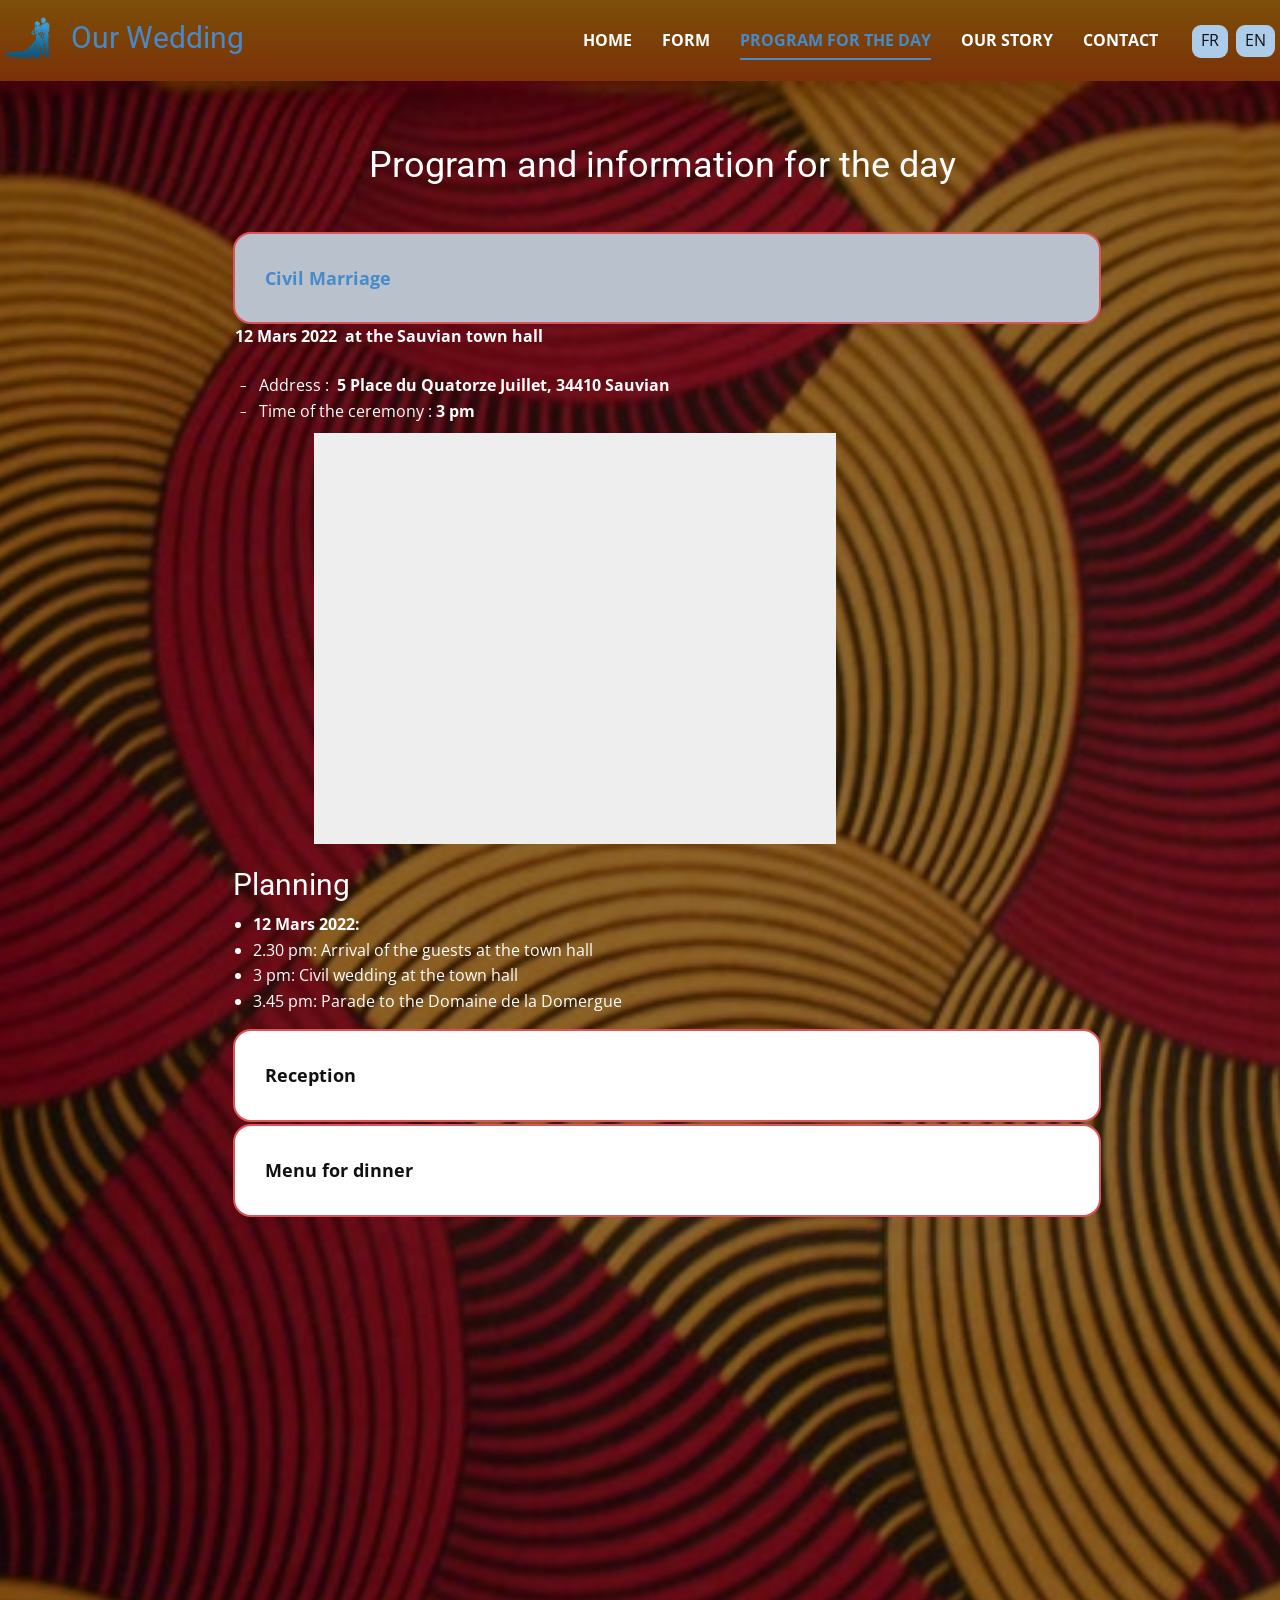
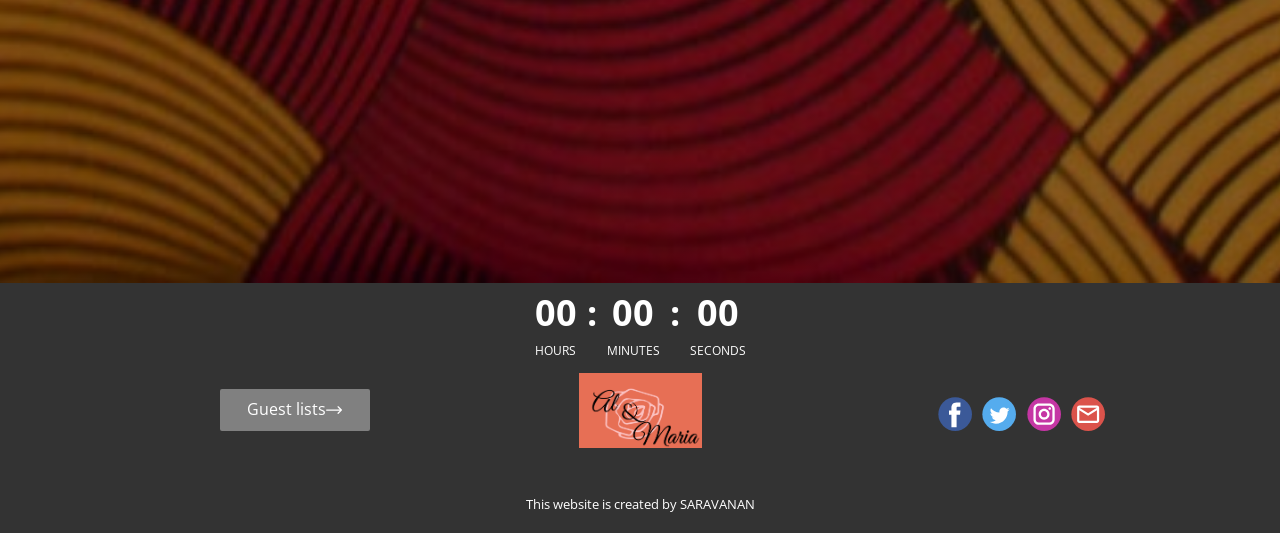
<file: Projet BUT_1/Semestre 1/SAE 1.05 - Recueil de besoins - SARAVANAN Tamij/Program-for-the-day.html>
<!DOCTYPE html>
<html style="font-size: 16px;">
  <head>
    <meta name="viewport" content="width=device-width, initial-scale=1.0">
    <meta charset="utf-8">
    <meta name="keywords" content="INTUITIVE">
    <meta name="description" content="">
    <meta name="page_type" content="np-template-header-footer-from-plugin">
    <title>Program for the day</title>
    <link rel="stylesheet" href="page.css" media="screen">
<link rel="stylesheet" href="Program-for-the-day.css" media="screen">
    <script class="u-script" type="text/javascript" src="jquery.js" defer=""></script>
    <script class="u-script" type="text/javascript" src="page.js" defer=""></script>
    <meta name="generator" content="Nicepage 4.3.0, nicepage.com">
    <link id="u-theme-google-font" rel="stylesheet" href="https://fonts.googleapis.com/css?family=Roboto:100,100i,300,300i,400,400i,500,500i,700,700i,900,900i|Open+Sans:300,300i,400,400i,600,600i,700,700i,800,800i">
    
    
    <script type="application/ld+json">{
		"@context": "http://schema.org",
		"@type": "Organization",
		"name": "",
		"logo": "images/pngegg.png",
		"sameAs": [
				"https://facebook.com",
				"https://twitter.com",
				"https://instagram.com",
				"mailto:al&maria@gmail.com"
		]
}</script>
    <meta name="theme-color" content="#478ac9">
    <meta name="twitter:site" content="@">
    <meta name="twitter:card" content="summary_large_image">
    <meta name="twitter:title" content="Program for the day">
    <meta name="twitter:description" content="">
    <meta property="og:title" content="Program for the day">
    <meta property="og:type" content="website">
  </head>
  <body class="u-body"><header class="u-align-right u-clearfix u-gradient u-header u-valign-middle-lg u-header" id="sec-88ec"><div class="u-clearfix u-sheet u-sheet-1">
        <a href="Home.html" data-page-id="793000663" class="u-image u-logo u-image-1" data-image-width="505" data-image-height="503" title="Accueil">
          <img src="images/pngegg.png" class="u-logo-image u-logo-image-1">
        </a>
        <h3 class="u-headline u-hidden-xs u-text u-text-palette-1-base u-text-1">
          <a href="Home.html">Our Wedding</a>
        </h3>
        <nav class="u-align-left u-menu u-menu-dropdown u-offcanvas u-menu-1" data-responsive-from="MD">
          <div class="menu-collapse" style="font-size: 0.75rem; letter-spacing: 0px; font-weight: 700; text-transform: uppercase;">
            <a class="u-button-style u-custom-active-border-color u-custom-border u-custom-border-color u-custom-borders u-custom-color u-custom-hover-border-color u-custom-left-right-menu-spacing u-custom-padding-bottom u-custom-text-active-color u-custom-text-color u-custom-text-hover-color u-custom-top-bottom-menu-spacing u-nav-link u-text-palette-1-light-3" href="#" style="font-size: calc(1em + 8px);">
              <svg class="u-svg-link" preserveAspectRatio="xMidYMin slice" viewBox="0 0 302 302" style=""><use xmlns:xlink="http://www.w3.org/1999/xlink" xlink:href="#svg-8a8f"></use></svg>
              <svg xmlns="http://www.w3.org/2000/svg" xmlns:xlink="http://www.w3.org/1999/xlink" version="1.1" id="svg-8a8f" x="0px" y="0px" viewBox="0 0 302 302" style="enable-background:new 0 0 302 302;" xml:space="preserve" class="u-svg-content"><g><rect y="36" width="302" height="30"></rect><rect y="236" width="302" height="30"></rect><rect y="136" width="302" height="30"></rect>
</g><g></g><g></g><g></g><g></g><g></g><g></g><g></g><g></g><g></g><g></g><g></g><g></g><g></g><g></g><g></g></svg>
              <span> Menu</span>
            </a>
          </div>
          <div class="u-custom-menu u-nav-container">
            <ul class="u-nav u-spacing-30 u-unstyled u-nav-1"><li class="u-nav-item"><a class="u-border-2 u-border-active-palette-1-base u-border-hover-palette-1-base u-border-no-left u-border-no-right u-border-no-top u-button-style u-nav-link u-text-active-palette-1-base u-text-body-alt-color u-text-hover-palette-4-base" href="Home.html" style="padding: 10px 0px;">Home</a>
</li><li class="u-nav-item"><a class="u-border-2 u-border-active-palette-1-base u-border-hover-palette-1-base u-border-no-left u-border-no-right u-border-no-top u-button-style u-nav-link u-text-active-palette-1-base u-text-body-alt-color u-text-hover-palette-4-base" href="Form.html" style="padding: 10px 0px;">Form</a>
</li><li class="u-nav-item"><a class="u-border-2 u-border-active-palette-1-base u-border-hover-palette-1-base u-border-no-left u-border-no-right u-border-no-top u-button-style u-nav-link u-text-active-palette-1-base u-text-body-alt-color u-text-hover-palette-4-base" href="Program-for-the-day.html" style="padding: 10px 0px;">Program for the day</a>
</li><li class="u-nav-item"><a class="u-border-2 u-border-active-palette-1-base u-border-hover-palette-1-base u-border-no-left u-border-no-right u-border-no-top u-button-style u-nav-link u-text-active-palette-1-base u-text-body-alt-color u-text-hover-palette-4-base" href="Our-story.html" style="padding: 10px 0px;">Our story</a>
</li><li class="u-nav-item"><a class="u-border-2 u-border-active-palette-1-base u-border-hover-palette-1-base u-border-no-left u-border-no-right u-border-no-top u-button-style u-nav-link u-text-active-palette-1-base u-text-body-alt-color u-text-hover-palette-4-base" href="ContactEn.html" style="padding: 10px 0px;">Contact</a>
</li></ul>
          </div>
          <div class="u-custom-menu u-nav-container-collapse">
            <div class="u-align-center u-container-style u-custom-color-2 u-inner-container-layout u-opacity u-opacity-90 u-sidenav">
              <div class="u-inner-container-layout u-sidenav-overflow">
                <div class="u-menu-close"></div>
                <ul class="u-align-center u-nav u-popupmenu-items u-text-active-palette-4-base u-text-hover-palette-2-base u-unstyled u-nav-2"><li class="u-nav-item"><a class="u-button-style u-nav-link" href="Home.html" style="padding: 10px 0px;">Home</a>
</li><li class="u-nav-item"><a class="u-button-style u-nav-link" href="Form.html" style="padding: 10px 0px;">Form</a>
</li><li class="u-nav-item"><a class="u-button-style u-nav-link" href="Program-for-the-day.html" style="padding: 10px 0px;">Program for the day</a>
</li><li class="u-nav-item"><a class="u-button-style u-nav-link" href="Our-story.html" style="padding: 10px 0px;">Our story</a>
</li><li class="u-nav-item"><a class="u-button-style u-nav-link" href="ContactEn.html" style="padding: 10px 0px;">Contact</a>
</li></ul>
              </div>
            </div>
            <div class="u-menu-overlay u-opacity u-opacity-70 u-white"></div>
          </div>
        </nav>
        <a href="Program-for-the-day.html" data-page-id="793000663" class="u-border-none u-btn u-btn-round u-button-style u-palette-1-light-2 u-radius-9 u-btn-1">EN</a>
        <a href="Programme.html" data-page-id="793000663" class="u-border-none u-btn u-btn-round u-button-style u-palette-1-light-2 u-radius-9 u-btn-2">FR</a>
      </div></header>
    <section class="u-align-center u-clearfix u-image u-shading u-section-1" src="" id="sec-2adf" data-image-width="794" data-image-height="596">
      <div class="u-align-left u-clearfix u-sheet u-sheet-1">
        <h2 class="u-align-center u-text u-text-1">Program and information for the day&nbsp;</h2>
        <div class="u-accordion u-spacing-2 u-accordion-1">
          <div class="u-accordion-item">
            <a class="active u-accordion-link u-active-palette-5-base u-border-2 u-border-palette-2-base u-button-style u-radius-18 u-text-active-palette-1-base u-white u-accordion-link-1" id="link-accordion-7c0e" aria-controls="accordion-7c0e" aria-selected="true">
              <span class="u-accordion-link-text">Civil Marriage</span><span class="u-accordion-link-icon u-accordion-link-icon-hidden u-icon u-icon-circle u-text-palette-1-base u-icon-1"><svg class="u-svg-link" preserveAspectRatio="xMidYMin slice" viewBox="0 0 16 16" style=""><use xmlns:xlink="http://www.w3.org/1999/xlink" xlink:href="#svg-3277"></use></svg><svg class="u-svg-content" viewBox="0 0 16 16" x="0px" y="0px" id="svg-3277"><path d="M8,10.7L1.6,5.3c-0.4-0.4-1-0.4-1.3,0c-0.4,0.4-0.4,0.9,0,1.3l7.2,6.1c0.1,0.1,0.4,0.2,0.6,0.2s0.4-0.1,0.6-0.2l7.1-6
	c0.4-0.4,0.4-0.9,0-1.3c-0.4-0.4-1-0.4-1.3,0L8,10.7z"></path></svg></span>
            </a>
            <div class="u-accordion-active u-accordion-pane u-align-left u-container-style u-accordion-pane-1" id="accordion-7c0e" aria-labelledby="link-accordion-7c0e">
              <div class="u-container-layout u-container-layout-1">
                <p class="u-text u-text-2">12 Mars 2022&nbsp;&nbsp;at the Sauvian town hall</p>
                <ul class="u-custom-list u-text u-text-3">
                  <li>
                    <div class="u-list-icon">
                      <div xmlns="http://www.w3.org/2000/svg" xmlns:xlink="http://www.w3.org/1999/xlink" version="1.1" xml:space="preserve" class="u-svg-content">–</div>
                    </div>Address :&nbsp;<span style="font-weight: 700;">&nbsp;5 Place du Quatorze Juillet, 34410 Sauvian</span>
                  </li>
                  <li>
                    <div class="u-list-icon">
                      <div xmlns="http://www.w3.org/2000/svg" xmlns:xlink="http://www.w3.org/1999/xlink" version="1.1" xml:space="preserve" class="u-svg-content">–</div>
                    </div>Time of the ceremony : <span style="font-weight: 700;">3 pm</span>
                  </li>
                </ul>
                <div class="u-grey-light-2 u-map u-map-1">
                  <div class="embed-responsive">
                    <iframe src="https://www.google.com/maps/embed?pb=!1m18!1m12!1m3!1d4620.578536921063!2d3.261071816238179!3d43.294755779135386!2m3!1f0!2f0!3f0!3m2!1i1024!2i768!4f13.1!3m3!1m2!1s0x12b1101c82364499%3A0xd89e5be303884913!2s5%20Pl.%20du%20Quatorze%20Juillet%2C%2034410%20Sauvian!5e1!3m2!1sfr!2sfr!4v1642534996816!5m2!1sfr!2sfr" width="600" height="450" style="border:0;" allowfullscreen="" loading="lazy"></iframe>
                  </div>
                </div>
                <h3 class="u-text u-text-4">Planning</h3>
                <ul class="u-text u-text-5">
                  <li>
                    <span style="font-weight: 700;">12 Mars 2022:</span>
                  </li>
                  <li>2.30 pm:&nbsp;Arrival of the guests at the town hall</li>
                  <li>3 pm:&nbsp;Civil wedding at the town hall</li>
                  <li>3.45 pm:&nbsp;Parade to the Domaine de la Domergue</li>
                </ul>
              </div>
            </div>
          </div>
          <div class="u-accordion-item u-accordion-item-2">
            <a class="u-accordion-link u-active-palette-5-base u-border-2 u-border-palette-2-base u-button-style u-radius-18 u-text-active-palette-1-base u-white u-accordion-link-2" id="link-accordion-05cb" aria-controls="accordion-05cb" aria-selected="false">
              <span class="u-accordion-link-text" style="">Reception</span><span class="u-accordion-link-icon u-accordion-link-icon-hidden u-icon u-icon-circle u-text-palette-1-base u-icon-2"><svg class="u-svg-link" preserveAspectRatio="xMidYMin slice" viewBox="0 0 16 16" style=""><use xmlns:xlink="http://www.w3.org/1999/xlink" xlink:href="#svg-9e64"></use></svg><svg class="u-svg-content" viewBox="0 0 16 16" x="0px" y="0px" id="svg-9e64"><path d="M8,10.7L1.6,5.3c-0.4-0.4-1-0.4-1.3,0c-0.4,0.4-0.4,0.9,0,1.3l7.2,6.1c0.1,0.1,0.4,0.2,0.6,0.2s0.4-0.1,0.6-0.2l7.1-6
	c0.4-0.4,0.4-0.9,0-1.3c-0.4-0.4-1-0.4-1.3,0L8,10.7z"></path></svg></span>
            </a>
            <div class="u-accordion-pane u-align-left u-container-style u-accordion-pane-2" id="accordion-05cb" aria-labelledby="link-accordion-05cb">
              <div class="u-container-layout u-container-layout-2">
                <ul class="u-custom-list u-text u-text-6">
                  <li>
                    <div class="u-list-icon">
                      <div xmlns="http://www.w3.org/2000/svg" xmlns:xlink="http://www.w3.org/1999/xlink" version="1.1" xml:space="preserve" class="u-svg-content">–</div>
                    </div>An enchanting setting to celebrate our union in the Domaine de la Domergue<br>
                  </li>
                  <li>
                    <div class="u-list-icon">
                      <div xmlns="http://www.w3.org/2000/svg" xmlns:xlink="http://www.w3.org/1999/xlink" version="1.1" xml:space="preserve" class="u-svg-content">–</div>
                    </div>Address:&nbsp;<span style="font-weight: 700;">Rue Clément Ader, 34410 Sauvian</span>
                  </li>
                  <li>
                    <div class="u-list-icon">
                      <div xmlns="http://www.w3.org/2000/svg" xmlns:xlink="http://www.w3.org/1999/xlink" version="1.1" xml:space="preserve" class="u-svg-content">–</div>
                    </div>Time of the ceremony: <span style="font-weight: 700;">4<b>&nbsp;pm</b>
                    </span>
                  </li>
                  <li>
                    <div class="u-list-icon">
                      <div xmlns="http://www.w3.org/2000/svg" xmlns:xlink="http://www.w3.org/1999/xlink" version="1.1" xml:space="preserve" class="u-svg-content">–</div>
                    </div>website of the party hall:&nbsp;
                  </li>
                  <li>
                    <div class="u-list-icon">
                      <div xmlns="http://www.w3.org/2000/svg" xmlns:xlink="http://www.w3.org/1999/xlink" version="1.1" xml:space="preserve" class="u-svg-content">–</div>
                    </div>party hall information:
                  </li>
                </ul>
                <a href="http://salleladomergue.com/" target="_blank" class="u-border-none u-btn u-button-style u-none u-text-active-palette-3-base u-text-hover-palette-2-base u-text-palette-4-dark-1 u-btn-1">http://salleladomergue.com/</a>
                <a href="http://salleladomergue.com/la-salle/" target="_blank" class="u-border-none u-btn u-button-style u-none u-text-active-palette-3-base u-text-hover-palette-2-base u-text-palette-4-light-1 u-btn-2">http://salleladomergue.com/la-salle/<br>
                </a>
                <div class="u-grey-light-2 u-map u-map-2">
                  <div class="embed-responsive">
                   <iframe src="https://www.google.com/maps/embed?pb=!1m18!1m12!1m3!1d9240.029121349726!2d3.238416019956452!3d43.302177823893444!2m3!1f0!2f0!3f0!3m2!1i1024!2i768!4f13.1!3m3!1m2!1s0x12b10f6cdbc769a7%3A0xbe73a039bfb5834!2ssalle%20la%20domergue!5e1!3m2!1sfr!2sfr!4v1642534902600!5m2!1sfr!2sfr" width="600" height="450" style="border:0;" allowfullscreen="" loading="lazy"></iframe>
                  </div>
                </div>
                <h3 class="u-text u-text-7">Planning</h3>
                <ul class="u-text u-text-8">
                  <li>
                    <span style="font-size: 1.125rem; font-weight: 700;">12/03/2022:</span>
                  </li>
                  <li>4 pm : Aperitif</li>
                  <li>5.30 pm:&nbsp;Photo session</li>
                  <li>7 pm: Dinner</li>
                  <li>9 pm:&nbsp;Opening of the wedding ball</li>
                  <li>12 am:&nbsp;End of the party</li>
                  <li>
                    <span style="font-size: 1.125rem; font-weight: 700;">13/03/2022 at 10 pm :</span>
                  </li>
                  <li>Departure of the bride and groom to Djerba (Tunisia) for the honeymoon<br>
                  </li>
                </ul>
              </div>
            </div>
          </div>
          <div class="u-accordion-item u-accordion-item-3">
            <a class="u-accordion-link u-active-palette-5-base u-border-2 u-border-palette-2-base u-button-style u-radius-18 u-text-active-palette-1-base u-white u-accordion-link-3" id="link-accordion-a6bb" aria-controls="accordion-a6bb" aria-selected="false">
              <span class="u-accordion-link-text">Menu for dinner</span><span class="u-accordion-link-icon u-accordion-link-icon-hidden u-icon u-icon-circle u-text-palette-1-base u-icon-3"><svg class="u-svg-link" preserveAspectRatio="xMidYMin slice" viewBox="0 0 16 16" style=""><use xmlns:xlink="http://www.w3.org/1999/xlink" xlink:href="#svg-7026"></use></svg><svg class="u-svg-content" viewBox="0 0 16 16" x="0px" y="0px" id="svg-7026"><path d="M8,10.7L1.6,5.3c-0.4-0.4-1-0.4-1.3,0c-0.4,0.4-0.4,0.9,0,1.3l7.2,6.1c0.1,0.1,0.4,0.2,0.6,0.2s0.4-0.1,0.6-0.2l7.1-6
	c0.4-0.4,0.4-0.9,0-1.3c-0.4-0.4-1-0.4-1.3,0L8,10.7z"></path></svg></span>
            </a>
            <div class="u-accordion-pane u-align-left u-container-style u-accordion-pane-3" id="accordion-a6bb" aria-labelledby="link-accordion-a6bb">
              <div class="u-container-layout u-container-layout-3">
                <blockquote class="u-text u-text-9">Starter :<br>Chicken samoussas and Vegetable samoussas<br>
                  <br>
                  <br>
                  <br>
                  <br>
                  <br>
                  <br>
                  <br>Main dish :<br>&nbsp; &nbsp; &nbsp; -Meat:<br>&nbsp; &nbsp; &nbsp; &nbsp; &nbsp; &nbsp; &nbsp;&nbsp;Yassa chicken with white rice<br>&nbsp; &nbsp; &nbsp; &nbsp;<br>
                  <br>&nbsp; &nbsp; &nbsp; &nbsp;<br>
                  <br>
                  <br>
                  <br>&nbsp; &nbsp; &nbsp; &nbsp; -Vegetarian:<br>&nbsp; &nbsp; &nbsp; &nbsp; &nbsp; &nbsp; &nbsp; &nbsp;Vegetarian Mafé with white rice<br>
                  <br>
                  <br>
                  <br>
                  <br>&nbsp; &nbsp; &nbsp; &nbsp;&nbsp;<br>
                  <br>
                  <br>&nbsp; &nbsp; &nbsp; &nbsp;<br>&nbsp; &nbsp; &nbsp; -Vegan:<br>&nbsp; &nbsp; &nbsp; &nbsp; &nbsp;&nbsp;&nbsp;Grilled seitan ravioli and AOC green asparagus, white asparagus cream with Périgord truffle oil.<br>
                  <br>&nbsp; &nbsp; &nbsp; &nbsp; &nbsp; &nbsp;<br>
                  <br>
                  <br>
                  <br>
                  <br>
                  <br>
                  <br>Dessert:<br>-Wedding cake<br>-&nbsp;Iced Nougat on Raspberry Coulis<br>
                  <br>
                  <br>
                </blockquote>
                <img class="u-border-2 u-border-grey-75 u-image u-image-round u-radius-13 u-image-1" src="images/arton75464.jpg" alt="" data-image-width="500" data-image-height="325">
                <img class="u-border-2 u-border-grey-75 u-image u-image-round u-radius-12 u-image-2" src="images/ravioles-aux-asperges-et-creme-de-petits-pois.jpg" alt="" data-image-width="800" data-image-height="531">
                <img class="u-border-2 u-border-grey-75 u-image u-image-round u-preserve-proportions u-radius-12 u-image-3" src="images/download1.jpg" alt="" data-image-width="224" data-image-height="224">
                <img class="u-border-2 u-border-grey-75 u-image u-image-round u-radius-12 u-image-4" src="images/mafe-vegetarien-1.jpg" alt="" data-image-width="601" data-image-height="800">
                <img class="u-border-2 u-border-grey-75 u-image u-image-round u-radius-12 u-image-5" src="images/piece-montee-fleurs-et-papillons.jpg" alt="" data-image-width="1371" data-image-height="1920">
              </div>
            </div>
          </div>
        </div>
      </div>
    </section>
    
    
    <footer class="u-clearfix u-footer u-grey-80" id="sec-cdf2"><div class="u-clearfix u-sheet u-sheet-1">
        <div class="u-countdown u-countdown-1" data-timer-id="fc0f" data-type="to-date" data-target-date="Sat, 12 Mar 2022 13:00:50 GMT" data-for="everyone" data-direction="down" data-time-left="750m" data-target-number="100" data-start-time="Fri Dec 31 2021 18:04:52 GMT+0100 (CET)" data-frequency="1s" data-after-count="none" data-redirect-url="https://">
          <div class="u-countdown-wrapper u-spacing-20">
            <div class="u-countdown-item u-countdown-years u-hidden u-spacing-10 u-countdown-item-1">
              <div class="u-countdown-counter u-countdown-counter-1"><div class="u-countdown-number">0</div><div class="u-countdown-number u-hidden">0</div></div>
              <div class="u-countdown-label u-countdown-label-1">Years</div>
            </div>
            <div class="u-countdown-separator u-hidden u-countdown-separator-1">:</div>
            <div class="u-countdown-days u-countdown-item u-spacing-10 u-countdown-item-2">
              <div class="u-countdown-counter u-countdown-counter-2"><div class="u-countdown-number">5</div><div class="u-countdown-number">1</div><div class="u-countdown-number u-hidden">0</div></div>
              <div class="u-countdown-label u-countdown-label-2">Days</div>
            </div>
            <div class="u-countdown-separator u-countdown-separator-2">:</div>
            <div class="u-countdown-hours u-countdown-item u-spacing-10 u-countdown-item-3">
              <div class="u-countdown-counter u-countdown-counter-3"><div class="u-countdown-number">1</div><div class="u-countdown-number">9</div></div>
              <div class="u-countdown-label u-countdown-label-3">Hours</div>
            </div>
            <div class="u-countdown-separator u-countdown-separator-3">:</div>
            <div class="u-countdown-item u-countdown-minutes u-spacing-10 u-countdown-item-4">
              <div class="u-countdown-counter u-countdown-counter-4"><div class="u-countdown-number">0</div><div class="u-countdown-number">9</div></div>
              <div class="u-countdown-label u-countdown-label-4">Minutes</div>
            </div>
            <div class="u-countdown-separator u-countdown-separator-4">:</div>
            <div class="u-countdown-item u-countdown-seconds u-spacing-10 u-countdown-item-5">
              <div class="u-countdown-counter u-countdown-counter-5"><div class="u-countdown-number">3</div><div class="u-countdown-number">6</div></div>
              <div class="u-countdown-label u-countdown-label-5">Seconds</div>
            </div>
            <div class="u-countdown-separator u-hidden u-countdown-separator-5">:</div>
            <div class="u-countdown-item u-countdown-numbers u-hidden u-spacing-10 u-countdown-item-6">
              <div class="u-countdown-counter u-countdown-counter-6"><div class="u-countdown-number">0</div><div class="u-countdown-number">0</div></div>
              <div class="u-countdown-label u-countdown-label-6">Items</div>
            </div>
          </div>
          <div class="u-countdown-message u-hidden">
            <p>Sorry, the time is up.</p>
          </div>
        </div>
        <a href="Home.html" data-page-id="793000663" class="u-image u-logo u-image-1" data-image-width="1100" data-image-height="668" title="Accueil">
          <img src="images/Capturedecran2021-12-29a18.46.27.png" class="u-logo-image u-logo-image-1">
        </a>
        <a href="guest.html" class="u-border-none u-btn u-btn-round u-button-style u-grey-50 u-hover-palette-1-base u-radius-2 u-btn-1">Guest lists<span class="u-icon u-text-white"><svg class="u-svg-content" viewBox="0 0 512 512" x="0px" y="0px" style="width: 1em; height: 1em;"><path d="M506.134,241.843c-0.006-0.006-0.011-0.013-0.018-0.019l-104.504-104c-7.829-7.791-20.492-7.762-28.285,0.068 c-7.792,7.829-7.762,20.492,0.067,28.284L443.558,236H20c-11.046,0-20,8.954-20,20c0,11.046,8.954,20,20,20h423.557 l-70.162,69.824c-7.829,7.792-7.859,20.455-0.067,28.284c7.793,7.831,20.457,7.858,28.285,0.068l104.504-104 c0.006-.006,0.011-.013,0.018-.019C513.968,262.339,513.943,249.635,506.134,241.843z"></path></svg><img></span>
        </a>
        <div class="u-social-icons u-spacing-10 u-social-icons-1">
          <a class="u-social-url" title="facebook" target="_blank" href="https://facebook.com"><span class="u-icon u-social-facebook u-social-icon u-icon-2"><svg class="u-svg-link" preserveAspectRatio="xMidYMin slice" viewBox="0 0 112 112" style=""><use xmlns:xlink="http://www.w3.org/1999/xlink" xlink:href="#svg-a511"></use></svg><svg class="u-svg-content" viewBox="0 0 112 112" x="0" y="0" id="svg-a511"><circle fill="currentColor" cx="56.1" cy="56.1" r="55"></circle><path fill="#FFFFFF" d="M73.5,31.6h-9.1c-1.4,0-3.6,0.8-3.6,3.9v8.5h12.6L72,58.3H60.8v40.8H43.9V58.3h-8V43.9h8v-9.2
            c0-6.7,3.1-17,17-17h12.5v13.9H73.5z"></path></svg></span>
          </a>
          <a class="u-social-url" title="twitter" target="_blank" href="https://twitter.com"><span class="u-icon u-social-icon u-social-twitter u-icon-3"><svg class="u-svg-link" preserveAspectRatio="xMidYMin slice" viewBox="0 0 112 112" style=""><use xmlns:xlink="http://www.w3.org/1999/xlink" xlink:href="#svg-7c62"></use></svg><svg class="u-svg-content" viewBox="0 0 112 112" x="0" y="0" id="svg-7c62"><circle fill="currentColor" class="st0" cx="56.1" cy="56.1" r="55"></circle><path fill="#FFFFFF" d="M83.8,47.3c0,0.6,0,1.2,0,1.7c0,17.7-13.5,38.2-38.2,38.2C38,87.2,31,85,25,81.2c1,0.1,2.1,0.2,3.2,0.2
            c6.3,0,12.1-2.1,16.7-5.7c-5.9-0.1-10.8-4-12.5-9.3c0.8,0.2,1.7,0.2,2.5,0.2c1.2,0,2.4-0.2,3.5-0.5c-6.1-1.2-10.8-6.7-10.8-13.1
            c0-0.1,0-0.1,0-0.2c1.8,1,3.9,1.6,6.1,1.7c-3.6-2.4-6-6.5-6-11.2c0-2.5,0.7-4.8,1.8-6.7c6.6,8.1,16.5,13.5,27.6,14
            c-0.2-1-0.3-2-0.3-3.1c0-7.4,6-13.4,13.4-13.4c3.9,0,7.3,1.6,9.8,4.2c3.1-0.6,5.9-1.7,8.5-3.3c-1,3.1-3.1,5.8-5.9,7.4
            c2.7-0.3,5.3-1,7.7-2.1C88.7,43,86.4,45.4,83.8,47.3z"></path></svg></span>
          </a>
          <a class="u-social-url" title="instagram" target="_blank" href="https://instagram.com"><span class="u-icon u-social-icon u-social-instagram u-icon-4"><svg class="u-svg-link" preserveAspectRatio="xMidYMin slice" viewBox="0 0 112 112" style=""><use xmlns:xlink="http://www.w3.org/1999/xlink" xlink:href="#svg-802d"></use></svg><svg class="u-svg-content" viewBox="0 0 112 112" x="0" y="0" id="svg-802d"><circle fill="currentColor" cx="56.1" cy="56.1" r="55"></circle><path fill="#FFFFFF" d="M55.9,38.2c-9.9,0-17.9,8-17.9,17.9C38,66,46,74,55.9,74c9.9,0,17.9-8,17.9-17.9C73.8,46.2,65.8,38.2,55.9,38.2
            z M55.9,66.4c-5.7,0-10.3-4.6-10.3-10.3c-0.1-5.7,4.6-10.3,10.3-10.3c5.7,0,10.3,4.6,10.3,10.3C66.2,61.8,61.6,66.4,55.9,66.4z"></path><path fill="#FFFFFF" d="M74.3,33.5c-2.3,0-4.2,1.9-4.2,4.2s1.9,4.2,4.2,4.2s4.2-1.9,4.2-4.2S76.6,33.5,74.3,33.5z"></path><path fill="#FFFFFF" d="M73.1,21.3H38.6c-9.7,0-17.5,7.9-17.5,17.5v34.5c0,9.7,7.9,17.6,17.5,17.6h34.5c9.7,0,17.5-7.9,17.5-17.5V38.8
            C90.6,29.1,82.7,21.3,73.1,21.3z M83,73.3c0,5.5-4.5,9.9-9.9,9.9H38.6c-5.5,0-9.9-4.5-9.9-9.9V38.8c0-5.5,4.5-9.9,9.9-9.9h34.5
            c5.5,0,9.9,4.5,9.9,9.9V73.3z"></path></svg></span>
          </a>
          <a class="u-social-url" target="_blank" data-type="Email" title="Email" href="mailto:al&amp;maria@gmail.com"><span class="u-icon u-social-email u-social-icon u-icon-5"><svg class="u-svg-link" preserveAspectRatio="xMidYMin slice" viewBox="0 0 112 112" style=""><use xmlns:xlink="http://www.w3.org/1999/xlink" xlink:href="#svg-6f9b"></use></svg><svg class="u-svg-content" viewBox="0 0 112 112" x="0" y="0" id="svg-6f9b"><circle fill="currentColor" cx="56.1" cy="56.1" r="55"></circle><path id="path3864" fill="#FFFFFF" d="M27.2,28h57.6c4,0,7.2,3.2,7.2,7.2l0,0v42.7c0,3.9-3.2,7.2-7.2,7.2l0,0H27.2
	c-4,0-7.2-3.2-7.2-7.2V35.2C20,31.1,23.2,28,27.2,28 M56,52.9l28.8-17.8H27.2L56,52.9 M27.2,77.7h57.6V43.5L56,61.3L27.2,43.5V77.7z
	"></path></svg></span>
          </a>
        </div>
      </div></footer>
        <section class="u-backlink u-clearfix u-grey-80">
        <span>This website is created by SARAVANAN</span>
    </section>
  </body>
</html>
</file>
